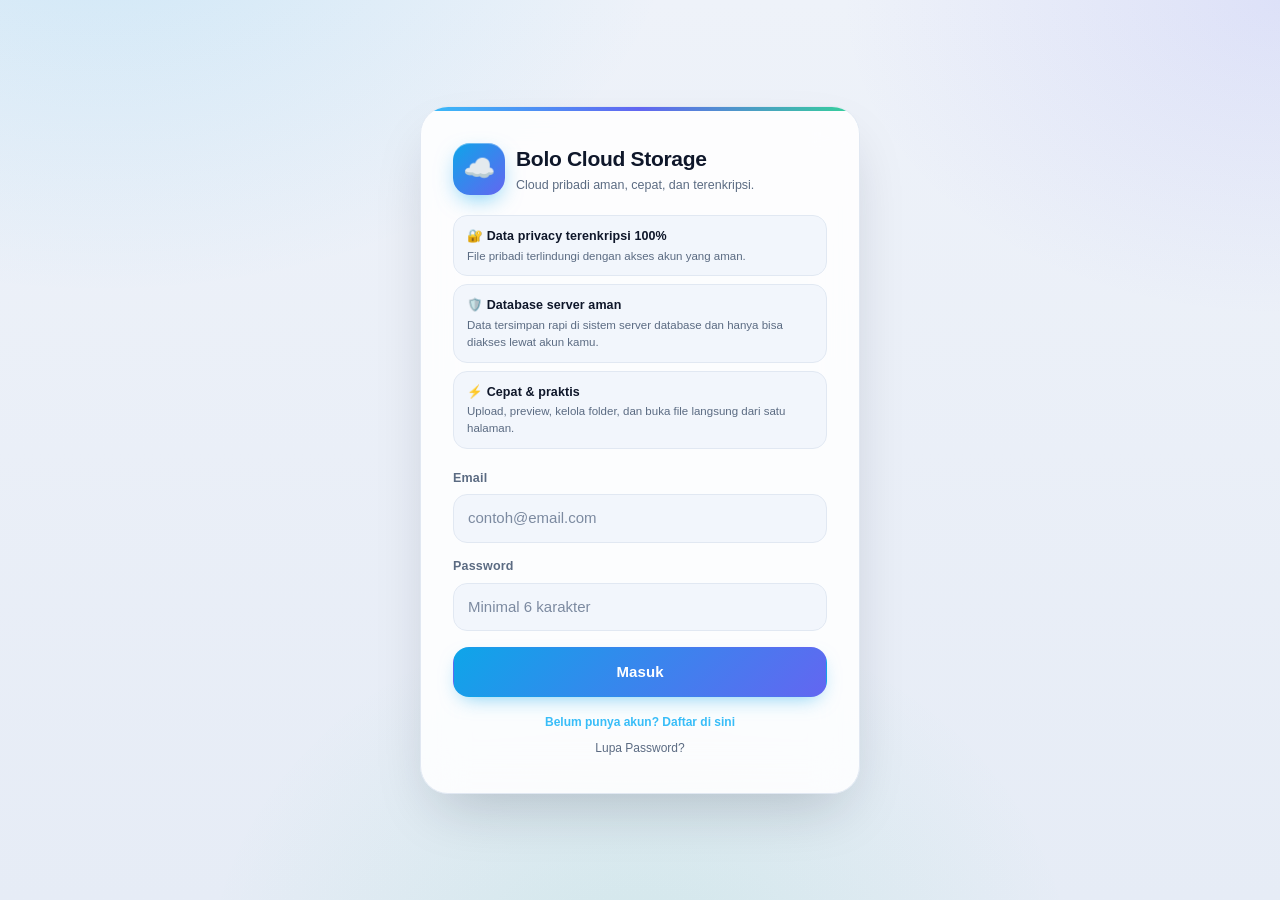
<file: index.html>
<!DOCTYPE html>
<html lang="id">

  <head>
    <meta charset="UTF-8">
    <meta name="viewport" content="width=device-width,initial-scale=1.0,viewport-fit=cover">
    <meta name="theme-color" content="#050912" media="(prefers-color-scheme: dark)">
    <meta name="theme-color" content="#eef2f9" media="(prefers-color-scheme: light)">
    <title>Bolo Cloud Storage</title>
    <style>
    /* ============================================================
       BOLO CLOUD STORAGE — DESIGN SYSTEM v2 (Mobile-first, Android-friendly)
       Base = dark theme • body.light-theme = light theme
       ============================================================ */

    :root {
      color-scheme: dark;

      /* Surfaces */
      --bg: #050912;
      --bg-2: #0a1224;
      --card: rgba(15, 23, 42, .74);
      --card-solid: #0e1730;
      --card-2: rgba(148, 163, 184, .08);
      --glass: rgba(10, 16, 32, .82);

      /* Lines & text */
      --line: rgba(148, 163, 184, .16);
      --line-strong: rgba(148, 163, 184, .30);
      --text: #f1f5f9;
      --muted: #93a4bd;
      --muted-2: #64748b;

      /* Brand */
      --brand: #0ea5e9;
      --brand-2: #6366f1;
      --brand-soft: rgba(14, 165, 233, .14);
      --grad: linear-gradient(135deg, #0ea5e9 0%, #6366f1 100%);
      --grad-soft: linear-gradient(135deg, rgba(14,165,233,.16), rgba(99,102,241,.16));

      /* Status */
      --green: #10b981;
      --green-2: #34d399;
      --green-grad: linear-gradient(135deg, #10b981, #14b8a6);
      --green-soft: rgba(16, 185, 129, .14);
      --red: #f43f5e;
      --red-grad: linear-gradient(135deg, #f43f5e, #ef4444);
      --red-soft: rgba(244, 63, 94, .14);
      --yellow: #f59e0b;
      --yellow-soft: rgba(245, 158, 11, .16);
      --blue-soft: rgba(56, 189, 248, .14);

      /* Effects */
      --shadow-sm: 0 2px 10px rgba(2, 6, 23, .35);
      --shadow-md: 0 10px 30px -8px rgba(2, 6, 23, .55);
      --shadow-lg: 0 26px 60px -14px rgba(2, 6, 23, .72);
      --ring: 0 0 0 3px rgba(14, 165, 233, .25);

      --r-sm: 12px;
      --r-md: 16px;
      --r-lg: 22px;
      --r-xl: 28px;

      --glow-1: rgba(14, 165, 233, .16);
      --glow-2: rgba(99, 102, 241, .14);
      --glow-3: rgba(16, 185, 129, .10);

      --sat: env(safe-area-inset-top, 0px);
      --sab: env(safe-area-inset-bottom, 0px);
    }

    body.light-theme {
      color-scheme: light;
      --bg: #eef2f9;
      --bg-2: #e6ecf6;
      --card: rgba(255, 255, 255, .86);
      --card-solid: #ffffff;
      --card-2: #f2f6fc;
      --glass: rgba(255, 255, 255, .86);
      --line: #e1e8f2;
      --line-strong: #c9d6e8;
      --text: #0f172a;
      --muted: #5b6b82;
      --muted-2: #7c8aa0;
      --brand-soft: rgba(14, 165, 233, .10);
      --green-soft: rgba(16, 185, 129, .12);
      --red-soft: rgba(244, 63, 94, .10);
      --yellow-soft: rgba(245, 158, 11, .14);
      --blue-soft: rgba(56, 189, 248, .12);
      --shadow-sm: 0 2px 10px rgba(15, 23, 42, .07);
      --shadow-md: 0 10px 30px -10px rgba(15, 23, 42, .14);
      --shadow-lg: 0 26px 60px -18px rgba(15, 23, 42, .22);
      --glow-1: rgba(14, 165, 233, .14);
      --glow-2: rgba(99, 102, 241, .12);
      --glow-3: rgba(16, 185, 129, .10);
    }

    /* ---------- Reset & base ---------- */
    * { box-sizing: border-box; -webkit-tap-highlight-color: transparent; }

    html { scroll-behavior: smooth; }

    html, body { width: 100%; max-width: 100%; overflow-x: hidden; }

    body {
      margin: 0;
      min-height: 100vh;
      min-height: 100dvh;
      font-family: -apple-system, BlinkMacSystemFont, "Segoe UI", Roboto, "Helvetica Neue", Arial, "Noto Sans", sans-serif;
      font-size: 15px;
      line-height: 1.5;
      color: var(--text);
      background: var(--bg);
      -webkit-font-smoothing: antialiased;
      text-rendering: optimizeLegibility;
    }

    body::before {
      content: '';
      position: fixed;
      inset: 0;
      z-index: -1;
      pointer-events: none;
      background:
        radial-gradient(60rem 40rem at 8% -10%, var(--glow-1), transparent 60%),
        radial-gradient(50rem 36rem at 100% 0%, var(--glow-2), transparent 55%),
        radial-gradient(46rem 40rem at 50% 110%, var(--glow-3), transparent 60%),
        linear-gradient(180deg, var(--bg) 0%, var(--bg-2) 100%);
    }

    body.account-locked { overflow: hidden; }

    h1, h2, h3, p { margin: 0; }

    button, input, select { font: inherit; color: inherit; }

    button { cursor: pointer; touch-action: manipulation; }

    a { color: var(--brand); }

    img, video, canvas { max-width: 100%; }

    ::selection { background: rgba(14, 165, 233, .35); }

    .hidden { display: none !important; }

    /* Scrollbars */
    * { scrollbar-width: thin; scrollbar-color: var(--line-strong) transparent; }
    *::-webkit-scrollbar { width: 8px; height: 8px; }
    *::-webkit-scrollbar-thumb { background: var(--line-strong); border-radius: 99px; }
    *::-webkit-scrollbar-track { background: transparent; }

    /* Focus */
    :focus-visible { outline: none; box-shadow: var(--ring); border-radius: var(--r-sm); }

    /* ---------- Page shell ---------- */
    .page {
      width: min(1180px, 100%);
      margin: 0 auto;
      padding: 16px 14px calc(120px + var(--sab));
    }

    /* ---------- Buttons ---------- */
    .btn {
      --btn-bg: var(--grad);
      --btn-fg: #ffffff;
      display: inline-flex;
      align-items: center;
      justify-content: center;
      gap: 7px;
      min-height: 46px;
      padding: 11px 18px;
      border: 1px solid transparent;
      border-radius: 15px;
      background: var(--btn-bg);
      color: var(--btn-fg);
      font-size: 14px;
      font-weight: 700;
      letter-spacing: .1px;
      text-decoration: none;
      white-space: nowrap;
      box-shadow: 0 8px 20px -8px rgba(14, 165, 233, .55);
      transition: transform .15s ease, box-shadow .2s ease, filter .2s ease, opacity .2s ease, background .2s ease;
      user-select: none;
    }

    .btn:hover { filter: brightness(1.08); }
    .btn:active { transform: scale(.965); }
    .btn:disabled, .btn[disabled] {
      opacity: .45;
      cursor: not-allowed;
      filter: grayscale(.35);
      transform: none !important;
      box-shadow: none;
    }

    .btn.green {
      --btn-bg: var(--green-grad);
      box-shadow: 0 8px 20px -8px rgba(16, 185, 129, .55);
    }

    .btn.danger {
      --btn-bg: var(--red-grad);
      box-shadow: 0 8px 20px -8px rgba(244, 63, 94, .5);
    }

    .btn.ghost {
      --btn-bg: var(--card-2);
      --btn-fg: var(--text);
      border-color: var(--line);
      box-shadow: none;
      backdrop-filter: blur(8px);
    }
    .btn.ghost:hover { background: var(--brand-soft); border-color: var(--line-strong); }

    .btn.select-all {
      --btn-bg: linear-gradient(135deg, #0ea5e9, #38bdf8);
      box-shadow: 0 8px 20px -8px rgba(56, 189, 248, .5);
    }

    .btn.clear-mark {
      --btn-bg: linear-gradient(135deg, #f59e0b, #f97316);
      box-shadow: 0 8px 20px -8px rgba(245, 158, 11, .45);
    }

    .btn.full { width: 100%; }

    .btn-row {
      display: flex;
      gap: 10px;
      flex-wrap: wrap;
      margin-top: 16px;
    }
    .btn-row .btn { flex: 1 1 auto; }

    /* ---------- Form controls ---------- */
    .field { margin-bottom: 14px; }

    label {
      display: block;
      color: var(--muted);
      font-size: 12.5px;
      font-weight: 600;
      letter-spacing: .2px;
      margin-bottom: 7px;
    }

    input, select {
      width: 100%;
      min-height: 48px;
      border: 1.5px solid var(--line);
      outline: none;
      color: var(--text);
      background: var(--card-2);
      padding: 12px 14px;
      border-radius: 14px;
      font-size: 15px;
      transition: border-color .2s ease, box-shadow .2s ease, background .2s ease;
    }

    input::placeholder { color: var(--muted-2); }

    input:focus, select:focus {
      border-color: var(--brand);
      box-shadow: var(--ring);
      background-color: var(--card-solid);
    }

    select {
      appearance: none;
      background-image: linear-gradient(45deg, transparent 50%, var(--muted) 50%),
                        linear-gradient(135deg, var(--muted) 50%, transparent 50%);
      background-position: calc(100% - 19px) 50%, calc(100% - 13px) 50%;
      background-size: 6px 6px;
      background-repeat: no-repeat;
      padding-right: 38px;
    }

    input[type="checkbox"] {
      appearance: none;
      -webkit-appearance: none;
      width: 22px;
      height: 22px;
      min-height: 0;
      flex: 0 0 auto;
      border: 2px solid var(--line-strong);
      border-radius: 7px;
      background: var(--card-2);
      display: inline-grid;
      place-content: center;
      cursor: pointer;
      transition: background .15s ease, border-color .15s ease, transform .1s ease;
    }
    input[type="checkbox"]:active { transform: scale(.9); }
    input[type="checkbox"]::before {
      content: "";
      width: 11px;
      height: 11px;
      border-radius: 3px;
      transform: scale(0);
      transition: transform .12s ease;
      background: #fff;
      clip-path: polygon(14% 44%, 0 65%, 50% 100%, 100% 16%, 80% 0%, 43% 62%);
    }
    input[type="checkbox"]:checked {
      background: var(--grad);
      border-color: transparent;
      box-shadow: 0 3px 10px -2px rgba(14, 165, 233, .6);
    }
    input[type="checkbox"]:checked::before { transform: scale(1); }

    input[type="range"] {
      appearance: none;
      -webkit-appearance: none;
      min-height: 0;
      height: 26px;
      padding: 0;
      border: 0;
      background: transparent;
    }
    input[type="range"]::-webkit-slider-runnable-track {
      height: 6px;
      border-radius: 99px;
      background: var(--line-strong);
    }
    input[type="range"]::-webkit-slider-thumb {
      -webkit-appearance: none;
      width: 18px;
      height: 18px;
      margin-top: -6px;
      border-radius: 50%;
      background: var(--grad);
      border: 2px solid #fff;
      box-shadow: 0 2px 8px rgba(2, 6, 23, .5);
      cursor: pointer;
    }
    input[type="range"]::-moz-range-track {
      height: 6px;
      border-radius: 99px;
      background: var(--line-strong);
    }
    input[type="range"]::-moz-range-thumb {
      width: 16px;
      height: 16px;
      border-radius: 50%;
      background: var(--brand);
      border: 2px solid #fff;
      cursor: pointer;
    }

    /* ---------- Messages ---------- */
    .msg {
      margin: 12px 0;
      padding: 12px 14px;
      border-radius: 14px;
      font-size: 13.5px;
      font-weight: 600;
      background: var(--blue-soft);
      border: 1px solid var(--line);
      color: var(--text);
      animation: bc-fade-in .25s ease;
    }
    .msg.ok {
      background: var(--green-soft);
      border-color: rgba(16, 185, 129, .4);
      color: var(--green-2);
    }
    .msg.err {
      background: var(--red-soft);
      border-color: rgba(244, 63, 94, .4);
      color: #fda4af;
    }
    body.light-theme .msg.err { color: #be123c; }
    body.light-theme .msg.ok { color: #047857; }

    .note {
      color: var(--muted);
      font-size: 12.5px;
      margin: 6px 0 12px;
    }

    /* ---------- Topbar ---------- */
    .topbar {
      position: sticky;
      top: 0;
      z-index: 120;
      padding-top: var(--sat);
      background: var(--glass);
      border-bottom: 1px solid var(--line);
      backdrop-filter: blur(18px) saturate(1.4);
      -webkit-backdrop-filter: blur(18px) saturate(1.4);
    }

    .topbar-inner {
      width: min(1180px, 100%);
      margin: 0 auto;
      padding: 10px 14px;
      display: flex;
      align-items: center;
      justify-content: space-between;
      gap: 10px;
    }

    .brand { display: flex; align-items: center; gap: 11px; min-width: 0; }

    .logo {
      width: 44px;
      height: 44px;
      flex: 0 0 auto;
      display: grid;
      place-items: center;
      border-radius: 14px;
      background: var(--grad);
      box-shadow: 0 8px 22px -6px rgba(14, 165, 233, .6), inset 0 1px 0 rgba(255, 255, 255, .35);
      font-size: 22px;
    }

    .brand h1 {
      font-size: 16px;
      font-weight: 800;
      letter-spacing: -.3px;
      white-space: nowrap;
      overflow: hidden;
      text-overflow: ellipsis;
    }

    .brand p {
      color: var(--muted);
      margin-top: 2px;
      font-size: 11.5px;
      white-space: nowrap;
      overflow: hidden;
      text-overflow: ellipsis;
    }

    .userbox { display: flex; align-items: center; gap: 7px; min-width: 0; }

    .pill {
      max-width: 34vw;
      padding: 8px 12px;
      border-radius: 999px;
      border: 1px solid var(--line);
      background: var(--card-2);
      color: var(--muted);
      font-size: 11.5px;
      font-weight: 700;
      white-space: nowrap;
      overflow: hidden;
      text-overflow: ellipsis;
    }

    .header-icon-btn {
      width: 42px;
      height: 42px;
      flex: 0 0 auto;
      display: grid;
      place-items: center;
      border-radius: 13px;
      border: 1px solid var(--line);
      background: var(--card-2);
      font-size: 17px;
      transition: transform .15s ease, background .2s ease, border-color .2s ease;
    }
    .header-icon-btn:hover { background: var(--brand-soft); border-color: var(--line-strong); }
    .header-icon-btn:active { transform: scale(.92); }
    .header-icon-btn.logout-icon:hover { background: var(--red-soft); border-color: rgba(244, 63, 94, .4); }

    /* ---------- Login ---------- */
    .login-wrap {
      min-height: 100vh;
      min-height: 100dvh;
      display: grid;
      place-items: center;
      padding: 20px 16px;
    }

    .login-card {
      position: relative;
      overflow: hidden;
      width: min(440px, 100%);
      padding: 28px 22px calc(26px + var(--sab));
      border: 1px solid var(--line);
      background: var(--card);
      border-radius: var(--r-xl);
      box-shadow: var(--shadow-lg);
      backdrop-filter: blur(22px);
      -webkit-backdrop-filter: blur(22px);
      animation: bc-pop-in .4s cubic-bezier(.2, .9, .3, 1.2);
    }

    .login-card::before {
      content: '';
      position: absolute;
      top: 0; left: 0; right: 0;
      height: 4px;
      background: linear-gradient(90deg, #38bdf8, #6366f1, #34d399);
    }

    .login-card .brand { margin-bottom: 20px; }
    .login-card .logo { width: 52px; height: 52px; font-size: 26px; border-radius: 17px; }
    .login-card .brand h1 { font-size: 21px; }
    .login-card .brand p { font-size: 12.5px; white-space: normal; }

    .login-security-copy {
      display: grid;
      gap: 8px;
      margin-bottom: 20px;
    }
    .login-security-copy div {
      display: grid;
      gap: 2px;
      padding: 11px 13px;
      border-radius: 14px;
      border: 1px solid var(--line);
      background: var(--card-2);
    }
    .login-security-copy b { font-size: 12.5px; letter-spacing: .1px; }
    .login-security-copy span { color: var(--muted); font-size: 11.5px; line-height: 1.45; }

    .login-card .btn { min-height: 50px; font-size: 15px; border-radius: 16px; }
    .login-card .msg { margin-top: 14px; margin-bottom: 0; }

    /* ---------- Stats ---------- */
    .stats {
      display: grid;
      grid-template-columns: repeat(3, 1fr);
      gap: 10px;
      margin-bottom: 14px;
    }

    .stat {
      position: relative;
      overflow: hidden;
      display: grid;
      gap: 3px;
      padding: 14px 12px;
      border-radius: var(--r-lg);
      border: 1px solid var(--line);
      background: var(--card);
      box-shadow: var(--shadow-sm);
      backdrop-filter: blur(10px);
    }
    .stat::after {
      content: '';
      position: absolute;
      top: 0; left: 14px; right: 14px;
      height: 2.5px;
      border-radius: 99px;
      background: var(--grad);
      opacity: .8;
    }
    .stat span {
      color: var(--muted);
      font-size: 10.5px;
      font-weight: 700;
      text-transform: uppercase;
      letter-spacing: .6px;
    }
    .stat b {
      font-size: 17px;
      font-weight: 800;
      letter-spacing: -.3px;
      white-space: nowrap;
      overflow: hidden;
      text-overflow: ellipsis;
    }

    /* ---------- Account status banner ---------- */
    .account-status-banner { display: none; }
    .account-status-banner.show {
      display: block;
      margin: 0 0 14px;
      padding: 14px;
      border-radius: var(--r-lg);
      border: 1px solid var(--line);
      background: var(--card);
      box-shadow: var(--shadow-sm);
      backdrop-filter: blur(10px);
      animation: bc-fade-in .3s ease;
    }
    .account-status-banner.expired {
      border-color: rgba(244, 63, 94, .45);
      background: linear-gradient(135deg, rgba(244, 63, 94, .12), rgba(244, 63, 94, .04)), var(--card);
    }

    .account-status-title {
      font-weight: 800;
      font-size: 14px;
      margin-bottom: 10px;
    }
    .account-status-banner.expired .account-status-title { color: #fda4af; }

    .mac-storage-card { display: grid; gap: 9px; }

    .mac-storage-bar {
      position: relative;
      height: 30px;
      border-radius: 99px;
      background: var(--card-2);
      border: 1px solid var(--line);
      overflow: hidden;
      display: flex;
    }
    .mac-storage-used {
      height: 100%;
      background: var(--grad);
      border-radius: 99px 0 0 99px;
      transition: width .6s cubic-bezier(.3, .8, .3, 1);
      box-shadow: inset 0 1px 0 rgba(255, 255, 255, .3);
    }
    .mac-storage-used.warn { background: linear-gradient(135deg, #f59e0b, #f97316); }
    .mac-storage-used.danger { background: var(--red-grad); }
    .mac-storage-free { flex: 1; }
    .mac-storage-inside-text {
      position: absolute;
      inset: 0;
      display: flex;
      align-items: center;
      justify-content: center;
      padding: 0 12px;
      font-size: 10.5px;
      font-weight: 800;
      letter-spacing: .2px;
      color: var(--text);
      text-shadow: 0 1px 2px rgba(2, 6, 23, .25);
      white-space: nowrap;
      overflow: hidden;
      text-overflow: ellipsis;
    }
    body.light-theme .mac-storage-inside-text { color: #0f172a; text-shadow: none; }

    .mac-storage-status {
      display: inline-flex;
      align-items: center;
      gap: 6px;
      padding: 6px 12px;
      width: fit-content;
      border-radius: 999px;
      background: var(--green-soft);
      border: 1px solid rgba(16, 185, 129, .35);
      color: var(--green-2);
      font-size: 12px;
      font-weight: 800;
    }
    body.light-theme .mac-storage-status { color: #047857; }
    .account-status-banner.expired .mac-storage-status {
      background: var(--red-soft);
      border-color: rgba(244, 63, 94, .4);
      color: #fda4af;
    }
    body.light-theme .account-status-banner.expired .mac-storage-status { color: #be123c; }

    .mac-storage-mini-info span {
      display: block;
      color: var(--muted);
      font-size: 11.5px;
      line-height: 1.5;
    }

    /* ---------- Upload launcher ---------- */
    .upload-launcher {
      position: relative;
      overflow: hidden;
      margin-bottom: 14px;
      padding: 20px 18px;
      border-radius: var(--r-lg);
      border: 1px solid var(--line);
      background:
        radial-gradient(30rem 14rem at 110% -30%, var(--glow-1), transparent 60%),
        var(--card);
      box-shadow: var(--shadow-sm);
      backdrop-filter: blur(10px);
    }
    .upload-launcher::before {
      content: '';
      position: absolute;
      inset: 0 0 auto 0;
      height: 3px;
      background: var(--grad);
    }
    .upload-launcher h2 {
      font-size: 17px;
      font-weight: 800;
      letter-spacing: -.2px;
      margin-bottom: 6px;
    }
    .upload-launcher p {
      color: var(--muted);
      font-size: 12.5px;
      line-height: 1.55;
      margin-bottom: 14px;
    }
    .upload-launcher .btn { min-height: 50px; width: 100%; font-size: 15px; }

    /* ---------- Upload zone ---------- */
    .upload {
      margin-bottom: 14px;
      padding: 20px 16px;
      border-radius: var(--r-lg);
      border: 2px dashed var(--line-strong);
      background: var(--card);
      box-shadow: var(--shadow-sm);
      backdrop-filter: blur(10px);
      text-align: center;
      transition: border-color .2s ease, background .2s ease, transform .2s ease;
      animation: bc-fade-in .3s ease;
    }
    .upload.drag {
      border-color: var(--brand);
      background: var(--brand-soft);
      transform: scale(1.01);
    }
    .upload-panel-closed { display: none !important; }

    .upload-close-row { display: flex; justify-content: flex-end; margin-bottom: 8px; }
    .upload-close-row .btn { min-height: 40px; padding: 8px 14px; font-size: 12.5px; }

    .upload .big {
      font-size: 42px;
      line-height: 1;
      margin-bottom: 10px;
      animation: bc-float 3.2s ease-in-out infinite;
    }

    .upload h2 { font-size: 18px; font-weight: 800; letter-spacing: -.2px; }
    .upload > p {
      color: var(--muted);
      font-size: 12.5px;
      line-height: 1.55;
      max-width: 560px;
      margin: 8px auto 14px;
    }

    .upload-tech-badges {
      display: flex;
      flex-wrap: wrap;
      justify-content: center;
      gap: 7px;
      margin-bottom: 16px;
    }
    .upload-tech-badges span {
      padding: 7px 12px;
      border-radius: 999px;
      border: 1px solid var(--line);
      background: var(--card-2);
      color: var(--muted);
      font-size: 11px;
      font-weight: 700;
    }

    .upload-main-actions {
      display: grid;
      gap: 8px;
      justify-items: center;
      margin-bottom: 14px;
    }
    .upload-main-actions .btn { width: 100%; max-width: 420px; min-height: 52px; font-size: 15px; }
    .upload-device-note { color: var(--muted-2); font-size: 11.5px; }

    .progress {
      max-width: 560px;
      margin: 14px auto 6px;
      height: 12px;
      border-radius: 99px;
      border: 1px solid var(--line);
      background: var(--card-2);
      overflow: hidden;
    }
    .bar {
      height: 100%;
      width: 0%;
      border-radius: 99px;
      background: var(--grad);
      background-size: 200% 100%;
      transition: width .25s ease;
      animation: bc-shimmer-x 1.6s linear infinite;
      box-shadow: 0 0 14px rgba(14, 165, 233, .55);
    }
    .progress-text {
      color: var(--muted);
      font-size: 12.5px;
      margin-bottom: 12px;
    }
    .progress-text b { color: var(--text); font-size: 13.5px; }

    .remote-upload-box {
      max-width: 640px;
      margin: 6px auto 0;
      padding: 14px;
      border-radius: var(--r-md);
      border: 1px solid var(--line);
      background: var(--card-2);
      text-align: left;
    }
    .remote-upload-title { font-size: 13px; font-weight: 800; margin-bottom: 4px; }
    .remote-upload-note {
      color: var(--muted);
      font-size: 11.5px;
      line-height: 1.5;
      margin-bottom: 10px;
    }
    .remote-upload-row {
      display: grid;
      grid-template-columns: 1fr;
      gap: 8px;
    }
    .remote-upload-row .btn { min-height: 48px; }

    .uploading-list {
      max-width: 640px;
      margin: 12px auto 0;
      padding: 10px 13px;
      border-radius: var(--r-sm);
      border: 1px dashed var(--line-strong);
      background: var(--card-2);
      color: var(--muted);
      font-size: 11.5px;
      line-height: 1.5;
      text-align: left;
      word-break: break-word;
    }

    /* ---------- Filter panel & tabs ---------- */
    .smart-filter-panel {
      margin-bottom: 14px;
      padding: 13px;
      border-radius: var(--r-lg);
      border: 1px solid var(--line);
      background: var(--card);
      box-shadow: var(--shadow-sm);
      backdrop-filter: blur(10px);
    }

    .smart-filter-head { margin-bottom: 11px; }

    .smart-filter-title {
      display: flex;
      align-items: center;
      gap: 11px;
    }
    .smart-filter-title-icon {
      width: 40px;
      height: 40px;
      flex: 0 0 auto;
      display: grid;
      place-items: center;
      border-radius: 13px;
      background: var(--grad-soft);
      border: 1px solid var(--line);
      font-size: 18px;
    }
    .smart-filter-title b { display: block; font-size: 14.5px; font-weight: 800; letter-spacing: -.2px; }
    .smart-filter-title span {
      display: block;
      color: var(--muted);
      font-size: 11.5px;
      line-height: 1.45;
      margin-top: 1px;
    }

    .tabs { display: grid; gap: 8px; }

    .smart-tabs.tabs {
      display: flex;
      overflow-x: auto;
      gap: 8px;
      padding: 2px 2px 8px;
      scroll-snap-type: x proximity;
      -webkit-overflow-scrolling: touch;
      scrollbar-width: none;
    }
    .smart-tabs.tabs::-webkit-scrollbar { display: none; }

    .smart-tabs .tab {
      scroll-snap-align: start;
      flex: 0 0 auto;
      min-width: 118px;
      min-height: 50px;
      display: grid;
      grid-template-columns: auto 1fr auto;
      align-items: center;
      gap: 8px;
      padding: 8px 10px;
      border-radius: 15px;
      border: 1.5px solid var(--line);
      background: var(--card-2);
      color: var(--text);
      text-align: left;
      transition: transform .15s ease, border-color .2s ease, background .2s ease, box-shadow .2s ease;
    }
    .smart-tabs .tab:active { transform: scale(.96); }
    .smart-tabs .tab.active {
      background: var(--grad);
      border-color: transparent;
      box-shadow: 0 10px 24px -8px rgba(14, 165, 233, .6);
    }

    .tab-icon {
      width: 30px;
      height: 30px;
      display: grid;
      place-items: center;
      border-radius: 10px;
      background: var(--card);
      border: 1px solid var(--line);
      font-size: 14px;
    }
    .smart-tabs .tab.active .tab-icon {
      background: rgba(255, 255, 255, .18);
      border-color: rgba(255, 255, 255, .28);
    }

    .tab-name {
      font-size: 11.5px;
      font-weight: 800;
      letter-spacing: .1px;
      white-space: nowrap;
      overflow: hidden;
      text-overflow: ellipsis;
    }
    .smart-tabs .tab.active .tab-name { color: #fff; }

    .tab-count {
      min-width: 24px;
      height: 24px;
      padding: 0 6px;
      display: grid;
      place-items: center;
      border-radius: 999px;
      background: var(--brand-soft);
      border: 1px solid var(--line);
      color: var(--brand);
      font-size: 11px;
      font-weight: 800;
    }
    .smart-tabs .tab.active .tab-count {
      background: rgba(255, 255, 255, .2);
      border-color: rgba(255, 255, 255, .3);
      color: #fff;
    }

    .share-only-filter-btn { display: none !important; }

    /* ---------- Folder navbar ---------- */
    .folder-nav-bar {
      margin-bottom: 14px;
      padding: 13px;
      border-radius: var(--r-lg);
      border: 1px solid var(--line);
      background: var(--card);
      box-shadow: var(--shadow-sm);
      backdrop-filter: blur(10px);
      display: grid;
      gap: 11px;
      animation: bc-fade-in .25s ease;
    }

    .folder-nav-info { min-width: 0; }
    .folder-nav-info #folderNavTitle {
      display: block;
      font-size: 14.5px;
      font-weight: 800;
      letter-spacing: -.2px;
      white-space: nowrap;
      overflow: hidden;
      text-overflow: ellipsis;
    }
    .folder-nav-info small {
      display: block;
      color: var(--muted);
      font-size: 11.5px;
      margin-top: 2px;
      white-space: nowrap;
      overflow: hidden;
      text-overflow: ellipsis;
    }

    .folder-nav-actions {
      display: flex;
      gap: 8px;
      overflow-x: auto;
      padding-bottom: 2px;
      -webkit-overflow-scrolling: touch;
      scrollbar-width: none;
    }
    .folder-nav-actions::-webkit-scrollbar { display: none; }
    .folder-nav-actions .btn { flex: 0 0 auto; min-height: 44px; padding: 9px 14px; font-size: 12.5px; }

    .folder-sort-panel {
      display: grid;
      grid-template-columns: auto 1fr;
      align-items: center;
      gap: 10px;
      padding-top: 11px;
      border-top: 1px dashed var(--line);
    }
    .folder-sort-label {
      display: flex;
      align-items: center;
      gap: 6px;
      font-size: 12px;
      font-weight: 800;
      color: var(--muted);
      white-space: nowrap;
    }
    .folder-sort-label span {
      width: 26px;
      height: 26px;
      display: grid;
      place-items: center;
      border-radius: 9px;
      background: var(--grad-soft);
      border: 1px solid var(--line);
    }
    .folder-sort-panel select { min-height: 44px; }

    /* ---------- File grid (card mode) ---------- */
    .grid {
      display: grid;
      grid-template-columns: repeat(2, 1fr);
      gap: 12px;
    }

    .empty {
      grid-column: 1 / -1;
      padding: 34px 18px;
      border-radius: var(--r-lg);
      border: 1.5px dashed var(--line-strong);
      background: var(--card);
      color: var(--muted);
      text-align: center;
      font-size: 13px;
    }

    .empty-cloud-state {
      display: grid;
      justify-items: center;
      gap: 6px;
      padding: 44px 18px;
    }
    .empty-cloud-icon {
      font-size: 44px;
      animation: bc-float 3.4s ease-in-out infinite;
    }
    .empty-cloud-title { font-size: 15px; font-weight: 800; color: var(--text); letter-spacing: -.2px; }
    .empty-cloud-subtitle {
      color: var(--muted);
      font-size: 12.5px;
      line-height: 1.55;
      max-width: 440px;
    }
    .empty-cloud-actions {
      display: flex;
      flex-wrap: wrap;
      justify-content: center;
      gap: 9px;
      margin-top: 12px;
    }

    .file {
      position: relative;
      display: flex;
      flex-direction: column;
      border-radius: var(--r-lg);
      border: 1.5px solid var(--line);
      background: var(--card);
      box-shadow: var(--shadow-sm);
      backdrop-filter: blur(8px);
      overflow: hidden;
      transition: transform .18s ease, border-color .2s ease, box-shadow .25s ease;
      animation: bc-fade-in .3s ease both;
    }
    .file:hover { transform: translateY(-3px); box-shadow: var(--shadow-md); border-color: var(--line-strong); }
    .file.is-selected {
      border-color: var(--brand);
      box-shadow: 0 0 0 3px rgba(14, 165, 233, .22), var(--shadow-md);
    }

    .file-select-check {
      position: absolute;
      top: 9px;
      left: 9px;
      z-index: 5;
      width: 24px;
      height: 24px;
      border-radius: 8px;
      box-shadow: 0 3px 10px rgba(2, 6, 23, .45);
      background-color: var(--glass);
    }

    .file-preview, .video-preview {
      position: relative;
      display: block;
      width: 100%;
      aspect-ratio: 16 / 10;
      border: 0;
      padding: 0;
      margin: 0;
      background: var(--card-2);
      overflow: hidden;
      cursor: pointer;
    }
    .file-preview img, .video-preview img {
      width: 100%;
      height: 100%;
      object-fit: cover;
      display: block;
      transition: transform .35s ease, opacity .3s ease;
    }
    .file:hover .file-preview img, .file:hover .video-preview img { transform: scale(1.05); }

    .file-preview.image-lazy-loading {
      background: linear-gradient(110deg, var(--card-2) 30%, var(--card) 50%, var(--card-2) 70%);
      background-size: 200% 100%;
      animation: bc-shimmer-x 1.3s linear infinite;
    }
    .file-preview.image-lazy-loading img { opacity: 0; }
    .file-preview.image-loaded img { opacity: 1; }

    .image-load-meter {
      position: absolute;
      left: 10%;
      right: 10%;
      bottom: 10px;
      height: 5px;
      border-radius: 99px;
      background: rgba(2, 6, 23, .35);
      overflow: hidden;
    }
    .image-load-meter::before {
      content: '';
      position: absolute;
      inset: 0;
      width: var(--img-load-progress, 0%);
      border-radius: 99px;
      background: var(--grad);
      transition: width .2s ease;
    }
    .image-load-meter span {
      position: absolute;
      bottom: 9px;
      left: 50%;
      transform: translateX(-50%);
      font-size: 10px;
      font-weight: 800;
      color: #fff;
      text-shadow: 0 1px 3px rgba(2, 6, 23, .7);
    }
    .file-preview.image-loaded .image-load-meter,
    .file-preview.image-load-error .image-load-meter { display: none; }

    .file-preview.image-load-error {
      display: grid;
      place-items: center;
    }
    .file-preview.image-load-error::after {
      content: '🖼️ Gagal memuat';
      font-size: 12px;
      font-weight: 700;
      color: var(--muted);
    }
    .file-preview.image-load-error img { display: none; }

    .video-preview.video-thumb-loading {
      background: linear-gradient(110deg, var(--card-2) 30%, var(--card) 50%, var(--card-2) 70%);
      background-size: 200% 100%;
      animation: bc-shimmer-x 1.3s linear infinite;
    }
    .video-preview.video-thumb-fallback {
      background: var(--grad-soft);
    }
    .video-preview::before {
      content: '';
      position: absolute;
      inset: 0;
      z-index: 2;
      background: radial-gradient(24rem 12rem at 50% 100%, rgba(2, 6, 23, .35), transparent 60%);
      pointer-events: none;
    }
    .video-preview::after {
      content: '▶';
      position: absolute;
      left: 50%;
      top: 50%;
      transform: translate(-50%, -50%);
      z-index: 3;
      width: 46px;
      height: 46px;
      display: grid;
      place-items: center;
      border-radius: 50%;
      background: rgba(2, 6, 23, .55);
      border: 1.5px solid rgba(255, 255, 255, .5);
      color: #fff;
      font-size: 16px;
      padding-left: 3px;
      backdrop-filter: blur(6px);
      pointer-events: none;
      transition: transform .2s ease, background .2s ease;
    }
    .video-preview.video-thumb-fallback::after {
      content: '▶';
      background: rgba(2, 6, 23, .45);
    }
    .file:hover .video-preview::after { transform: translate(-50%, -50%) scale(1.1); background: rgba(14, 165, 233, .75); }

    .file .icon {
      width: 100%;
      aspect-ratio: 16 / 10;
      display: grid;
      place-items: center;
      font-size: 40px;
      background: var(--grad-soft);
    }

    .pdf-preview {
      width: 100%;
      aspect-ratio: 16 / 10;
      display: grid;
      place-content: center;
      justify-items: center;
      gap: 6px;
      background: linear-gradient(135deg, rgba(244, 63, 94, .10), rgba(245, 158, 11, .08));
    }
    .pdf-preview-icon { font-size: 36px; }
    .pdf-preview-text { font-size: 11px; font-weight: 800; color: var(--muted); letter-spacing: .4px; }

    .category-badge {
      position: absolute;
      top: 9px;
      right: 9px;
      z-index: 4;
      max-width: 55%;
      padding: 5px 9px;
      border-radius: 999px;
      background: var(--glass);
      border: 1px solid var(--line);
      color: var(--muted);
      font-size: 9.5px;
      font-weight: 800;
      letter-spacing: .3px;
      white-space: nowrap;
      overflow: hidden;
      text-overflow: ellipsis;
      backdrop-filter: blur(8px);
    }

    .fname {
      padding: 11px 12px 0;
      font-size: 13px;
      font-weight: 700;
      line-height: 1.35;
      letter-spacing: -.1px;
      word-break: break-word;
      display: -webkit-box;
      -webkit-line-clamp: 2;
      -webkit-box-orient: vertical;
      overflow: hidden;
    }

    .meta, .image-size, .video-size, .music-size, .pdf-size {
      padding: 5px 12px 0;
      color: var(--muted);
      font-size: 11px;
      line-height: 1.5;
      word-break: break-word;
    }

    .video-note, .music-note, .pdf-note {
      padding: 4px 12px 0;
      color: var(--muted-2);
      font-size: 10.5px;
      line-height: 1.45;
    }

    .actions {
      display: flex;
      flex-wrap: wrap;
      gap: 6px;
      padding: 11px 12px 12px;
      margin-top: auto;
    }
    .actions .btn {
      flex: 1 1 auto;
      min-height: 40px;
      padding: 8px 10px;
      font-size: 11.5px;
      border-radius: 12px;
    }

    .image-url-help { display: none; }

    /* JS state hooks (kelas yang dipasang/dilepas JS) */
    .file.has-checkbox { cursor: pointer; }
    .video-preview.video-thumb-ready img { opacity: 1; }
    .all-file-actions.file-quick-actions { display: contents; }
    .cloud-action-buttons.btn-row { justify-content: center; }

    /* ---------- File grid: list mode (Semua File) ---------- */
    .grid.all-list-mode {
      display: grid;
      grid-template-columns: 1fr;
      gap: 9px;
    }

    .all-file-row {
      position: relative;
      display: grid;
      grid-template-columns: auto minmax(0, 1fr) auto auto;
      align-items: center;
      gap: 11px;
      padding: 11px 12px;
      border-radius: var(--r-md);
      border: 1.5px solid var(--line);
      background: var(--card);
      box-shadow: var(--shadow-sm);
      backdrop-filter: blur(8px);
      transition: border-color .2s ease, background .2s ease, transform .15s ease;
      animation: bc-fade-in .25s ease both;
    }
    .all-file-row:hover { border-color: var(--line-strong); }
    .all-file-row.is-selected {
      border-color: var(--brand);
      background: var(--brand-soft);
    }
    .all-file-row.folder-row {
      background: var(--card);
      grid-template-columns: auto minmax(0, 1fr) auto;
    }
    .all-file-row.folder-row .all-file-date { display: none; }
    .all-file-row.folder-row .all-file-actions { grid-column: 1 / -1; }

    .all-file-row .bulk-check { width: 22px; height: 22px; }

    .all-file-name {
      display: flex;
      align-items: center;
      gap: 10px;
      min-width: 0;
    }
    .all-file-icon {
      width: 38px;
      height: 38px;
      flex: 0 0 auto;
      display: grid;
      place-items: center;
      border-radius: 12px;
      background: var(--grad-soft);
      border: 1px solid var(--line);
      font-size: 17px;
      overflow: hidden;
    }
    .all-file-icon img { width: 100%; height: 100%; object-fit: cover; border-radius: 11px; }
    .all-file-name span:last-child {
      font-size: 13px;
      font-weight: 700;
      white-space: nowrap;
      overflow: hidden;
      text-overflow: ellipsis;
    }

    .all-file-date {
      display: none;
      color: var(--muted);
      font-size: 11.5px;
      white-space: nowrap;
    }
    .all-file-size {
      color: var(--muted);
      font-size: 11.5px;
      font-weight: 700;
      white-space: nowrap;
    }

    .all-file-actions { display: contents; }

    .desktop-file-actions {
      display: none;
      align-items: center;
      gap: 7px;
    }
    .desktop-file-actions .btn { min-height: 40px; padding: 8px 13px; font-size: 12px; }

    .folder-actions {
      display: flex;
      align-items: center;
      flex-wrap: wrap;
      gap: 7px;
    }
    .folder-actions .btn { min-height: 42px; padding: 8px 13px; font-size: 12px; }

    /* Mobile "more" button + action sheet */
    .mobile-file-more-btn {
      width: 42px;
      height: 42px;
      display: grid;
      place-items: center;
      border-radius: 12px;
      border: 1px solid var(--line);
      background: var(--card-2);
      color: var(--text);
      font-size: 19px;
      font-weight: 800;
      letter-spacing: 1px;
      transition: transform .15s ease, background .2s ease;
    }
    .mobile-file-more-btn:active { transform: scale(.9); }
    .mobile-file-more-btn.active { background: var(--brand-soft); border-color: var(--brand); }

    .mobile-file-action-popover { display: none; }

    .mobile-file-action-popover.show {
      position: fixed;
      inset: 0;
      z-index: 880;
      display: flex;
      flex-direction: column;
      justify-content: flex-end;
      gap: 8px;
      padding: 18px 16px calc(18px + var(--sab));
      background: rgba(3, 7, 18, .62);
      backdrop-filter: blur(7px);
      -webkit-backdrop-filter: blur(7px);
      animation: bc-fade-in .18s ease;
    }
    body.light-theme .mobile-file-action-popover.show { background: rgba(15, 23, 42, .45); }

    .mobile-file-action-popover.show::before {
      content: 'Aksi File';
      align-self: stretch;
      text-align: center;
      padding: 13px;
      border-radius: 16px;
      background: var(--card-solid);
      border: 1px solid var(--line);
      color: var(--muted);
      font-size: 12px;
      font-weight: 800;
      letter-spacing: .8px;
      text-transform: uppercase;
    }

    .mobile-file-action-popover .btn {
      width: 100%;
      min-height: 52px;
      font-size: 14.5px;
      border-radius: 16px;
      animation: bc-sheet-item .28s cubic-bezier(.2, .9, .3, 1.1) both;
    }
    .mobile-file-action-popover .btn:nth-child(2) { animation-delay: .02s; }
    .mobile-file-action-popover .btn:nth-child(3) { animation-delay: .05s; }
    .mobile-file-action-popover .btn:nth-child(4) { animation-delay: .08s; }
    .mobile-file-action-popover .btn:nth-child(5) { animation-delay: .11s; }
    .mobile-file-action-popover .btn:nth-child(6) { animation-delay: .14s; }

    .mobile-file-menu-close {
      order: 99;
      min-height: 50px;
      margin-top: 4px;
      border-radius: 16px;
      border: 1px solid var(--line);
      background: var(--card-solid);
      color: var(--text);
      font-size: 14px;
      font-weight: 800;
      animation: bc-sheet-item .3s cubic-bezier(.2, .9, .3, 1.1) .16s both;
    }

    /* ---------- Bulk action floating bar ---------- */
    #bulkFloatingBar {
      position: fixed;
      left: 0;
      right: 0;
      bottom: 0;
      z-index: 140;
      display: grid;
      gap: 9px;
      padding: 12px 14px calc(12px + var(--sab));
      background: var(--glass);
      border-top: 1px solid var(--line);
      backdrop-filter: blur(20px) saturate(1.4);
      -webkit-backdrop-filter: blur(20px) saturate(1.4);
      box-shadow: 0 -14px 40px rgba(2, 6, 23, .4);
      animation: bc-sheet-up .3s cubic-bezier(.2, .9, .3, 1.05);
    }

    .bulk-info {
      display: flex;
      align-items: baseline;
      justify-content: space-between;
      gap: 8px;
      min-width: 0;
    }
    .bulk-info span {
      font-size: 13px;
      font-weight: 800;
      white-space: nowrap;
      overflow: hidden;
      text-overflow: ellipsis;
    }
    .bulk-info small {
      color: var(--muted);
      font-size: 11px;
      font-weight: 600;
      white-space: nowrap;
      overflow: hidden;
      text-overflow: ellipsis;
    }

    .bulk-actions {
      display: flex;
      gap: 7px;
      overflow-x: auto;
      padding-bottom: 2px;
      -webkit-overflow-scrolling: touch;
      scrollbar-width: none;
    }
    .bulk-actions::-webkit-scrollbar { display: none; }
    .bulk-actions .btn {
      flex: 0 0 auto;
      min-height: 46px;
      padding: 10px 15px;
      font-size: 12.5px;
    }

    /* ---------- Modal base (mobile = bottom sheet, desktop = dialog) ---------- */
    .modal {
      position: fixed;
      inset: 0;
      z-index: 900;
      display: flex;
      align-items: flex-end;
      justify-content: center;
      padding: 0;
      background: rgba(2, 6, 23, .62);
      backdrop-filter: blur(8px);
      -webkit-backdrop-filter: blur(8px);
      animation: bc-fade-in .2s ease;
      overscroll-behavior: contain;
    }
    .modal.closing { animation: bc-fade-out .15s ease forwards; }
    .modal.closing > * { animation: bc-modal-out .16s ease forwards; }

    .modal-card {
      width: 100%;
      max-width: 500px;
      max-height: 92dvh;
      overflow-y: auto;
      padding: 20px 18px calc(20px + var(--sab));
      border-radius: 26px 26px 0 0;
      border: 1px solid var(--line);
      border-bottom: 0;
      background: var(--card-solid);
      box-shadow: var(--shadow-lg);
      animation: bc-sheet-up .32s cubic-bezier(.2, .9, .3, 1.05);
    }
    .modal-card h3 {
      font-size: 17px;
      font-weight: 800;
      letter-spacing: -.2px;
      margin-bottom: 6px;
    }

    /* ---------- Media viewer modals (image/video/audio/pdf) ---------- */
    .image-modal { background: rgba(2, 6, 23, .82); }
    body.light-theme .image-modal { background: rgba(15, 23, 42, .7); }

    .image-modal-card {
      width: 100%;
      max-width: 1060px;
      max-height: 100dvh;
      display: flex;
      flex-direction: column;
      padding: 12px 12px calc(12px + var(--sab));
      background: var(--card-solid);
      border: 1px solid var(--line);
      border-radius: 22px 22px 0 0;
      box-shadow: var(--shadow-lg);
      animation: bc-sheet-up .32s cubic-bezier(.2, .9, .3, 1.05);
    }

    .image-modal-top {
      display: flex;
      align-items: center;
      gap: 10px;
      margin-bottom: 10px;
    }
    .image-modal-title {
      flex: 1;
      min-width: 0;
      font-size: 14px;
      font-weight: 800;
      letter-spacing: -.2px;
      white-space: nowrap;
      overflow: hidden;
      text-overflow: ellipsis;
    }
    .image-modal-close {
      width: 42px;
      height: 42px;
      flex: 0 0 auto;
      display: grid;
      place-items: center;
      border-radius: 13px;
      border: 1px solid var(--line);
      background: var(--card-2);
      color: var(--text);
      font-size: 22px;
      line-height: 1;
      transition: transform .15s ease, background .2s ease;
    }
    .image-modal-close:hover { background: var(--red-soft); }
    .image-modal-close:active { transform: scale(.9); }

    .image-full-wrap {
      flex: 1;
      min-height: 0;
      display: grid;
      place-items: center;
      overflow: auto;
      border-radius: var(--r-md);
      background: rgba(2, 6, 23, .3);
    }
    body.light-theme .image-full-wrap { background: var(--card-2); }
    .image-full-wrap img {
      max-width: 100%;
      max-height: 74vh;
      object-fit: contain;
      border-radius: 10px;
    }

    /* Video modal */
    .video-modal-status, .audio-modal-status, .pdf-modal-status {
      color: var(--muted);
      font-size: 12px;
      font-weight: 600;
      margin: -2px 2px 9px;
      line-height: 1.45;
    }

    .video-full-wrap {
      flex: 1;
      min-height: 0;
      display: grid;
      place-items: center;
      border-radius: var(--r-md);
      overflow: hidden;
      background: #000;
    }
    .video-full-wrap video {
      width: 100%;
      max-height: 56vh;
      display: block;
      background: #000;
    }

    .video-custom-controls {
      display: flex;
      flex-wrap: wrap;
      align-items: center;
      gap: 8px;
      margin-top: 11px;
    }
    .video-control-btn {
      min-height: 44px;
      padding: 9px 14px;
      border-radius: 13px;
      border: 1px solid var(--line);
      background: var(--card-2);
      color: var(--text);
      font-size: 12.5px;
      font-weight: 700;
      transition: transform .15s ease, background .2s ease;
    }
    .video-control-btn:hover { background: var(--brand-soft); }
    .video-control-btn:active { transform: scale(.94); }

    .video-time-info {
      margin-left: auto;
      padding: 8px 12px;
      border-radius: 999px;
      background: var(--card-2);
      border: 1px solid var(--line);
      color: var(--muted);
      font-size: 12px;
      font-weight: 700;
      font-variant-numeric: tabular-nums;
      white-space: nowrap;
    }

    .video-volume-control {
      display: flex;
      align-items: center;
      gap: 9px;
      margin: 0;
      padding: 7px 12px;
      border-radius: 999px;
      background: var(--card-2);
      border: 1px solid var(--line);
      color: var(--muted);
      font-size: 12px;
      font-weight: 700;
      white-space: nowrap;
    }
    .video-volume-control input { width: 96px; }

    .video-modal-actions, .audio-modal-actions, .pdf-modal-actions {
      display: flex;
      flex-wrap: wrap;
      gap: 8px;
      margin-top: 11px;
    }
    .video-modal-actions .btn, .audio-modal-actions .btn, .pdf-modal-actions .btn {
      flex: 1 1 auto;
      min-height: 46px;
      font-size: 13px;
    }

    /* Audio modal */
    .audio-modal-card {
      width: 100%;
      max-width: 560px;
      max-height: 94dvh;
      overflow-y: auto;
      padding: 16px 16px calc(16px + var(--sab));
      border-radius: 26px 26px 0 0;
      border: 1px solid var(--line);
      border-bottom: 0;
      background: var(--card-solid);
      box-shadow: var(--shadow-lg);
      animation: bc-sheet-up .32s cubic-bezier(.2, .9, .3, 1.05);
    }

    .audio-player-wrap {
      display: grid;
      justify-items: center;
      gap: 14px;
      padding: 20px 14px;
      border-radius: var(--r-lg);
      border: 1px solid var(--line);
      background:
        radial-gradient(18rem 10rem at 50% -20%, var(--glow-2), transparent 65%),
        var(--card-2);
    }
    .audio-player-art {
      width: 92px;
      height: 92px;
      display: grid;
      place-items: center;
      border-radius: 24px;
      background: var(--grad);
      box-shadow: 0 16px 40px -10px rgba(99, 102, 241, .55), inset 0 1px 0 rgba(255, 255, 255, .35);
      font-size: 40px;
      animation: bc-float 3s ease-in-out infinite;
    }
    .audio-player-wrap audio { width: 100%; max-width: 420px; }

    /* PDF modal */
    .pdf-modal-card {
      width: 100%;
      max-width: 900px;
      max-height: 100dvh;
      display: flex;
      flex-direction: column;
      padding: 12px 12px calc(12px + var(--sab));
      background: var(--card-solid);
      border: 1px solid var(--line);
      border-radius: 22px 22px 0 0;
      box-shadow: var(--shadow-lg);
      animation: bc-sheet-up .32s cubic-bezier(.2, .9, .3, 1.05);
    }

    .pdf-frame-wrap {
      flex: 1;
      min-height: 40vh;
      overflow: auto;
      border-radius: var(--r-md);
      border: 1px solid var(--line);
      background: var(--card-2);
      display: grid;
      justify-items: center;
      padding: 10px;
    }
    .pdf-frame-wrap canvas { border-radius: 8px; box-shadow: var(--shadow-md); background: #fff; }

    .pdf-loading-box {
      align-self: center;
      justify-self: center;
      margin: auto;
      padding: 14px 18px;
      border-radius: 14px;
      background: var(--card-solid);
      border: 1px solid var(--line);
      color: var(--muted);
      font-size: 13px;
      font-weight: 700;
      animation: bc-pulse 1.4s ease-in-out infinite;
    }

    .pdf-viewer-controls { align-items: center; }
    .pdf-page-info {
      padding: 8px 13px;
      border-radius: 999px;
      background: var(--card-2);
      border: 1px solid var(--line);
      color: var(--muted);
      font-size: 12px;
      font-weight: 800;
      font-variant-numeric: tabular-nums;
      white-space: nowrap;
    }

    /* ZIP modal */
    .zip-modal-card {
      width: 100%;
      max-width: 760px;
      max-height: 94dvh;
      display: flex;
      flex-direction: column;
      padding: 14px 14px calc(14px + var(--sab));
      border-radius: 26px 26px 0 0;
      border: 1px solid var(--line);
      border-bottom: 0;
      background: var(--card-solid);
      box-shadow: var(--shadow-lg);
      animation: bc-sheet-up .32s cubic-bezier(.2, .9, .3, 1.05);
    }

    .zip-modal-head {
      display: flex;
      align-items: center;
      gap: 10px;
      margin-bottom: 10px;
    }
    .zip-modal-title {
      flex: 1;
      min-width: 0;
      font-size: 15px;
      font-weight: 800;
      letter-spacing: -.2px;
      white-space: nowrap;
      overflow: hidden;
      text-overflow: ellipsis;
    }

    .zip-pathbar {
      padding: 9px 13px;
      border-radius: 12px;
      border: 1px dashed var(--line-strong);
      background: var(--card-2);
      color: var(--muted);
      font-size: 12px;
      font-weight: 700;
      margin-bottom: 10px;
      word-break: break-all;
    }

    .zip-toolbar {
      display: flex;
      flex-wrap: wrap;
      align-items: center;
      gap: 8px;
      margin-bottom: 10px;
    }
    .zip-toolbar .btn { min-height: 42px; padding: 8px 13px; font-size: 12.5px; }
    .zip-selected-info {
      margin-left: auto;
      padding: 8px 12px;
      border-radius: 999px;
      background: var(--brand-soft);
      border: 1px solid var(--line);
      color: var(--brand);
      font-size: 12px;
      font-weight: 800;
      white-space: nowrap;
    }

    .zip-list {
      flex: 1;
      min-height: 20vh;
      overflow-y: auto;
      border-radius: var(--r-md);
      border: 1px solid var(--line);
      background: var(--card-2);
      padding: 6px;
      display: grid;
      gap: 4px;
      align-content: start;
    }

    .zip-row {
      display: grid;
      grid-template-columns: auto minmax(0, 1fr) auto;
      align-items: center;
      gap: 10px;
      padding: 9px 11px;
      border-radius: 12px;
      background: var(--card-solid);
      border: 1px solid var(--line);
      transition: border-color .15s ease, background .15s ease;
    }
    .zip-row:hover { border-color: var(--line-strong); }

    .zip-check { width: 20px; height: 20px; }

    .zip-name {
      display: flex;
      align-items: center;
      gap: 8px;
      min-width: 0;
      font-size: 13px;
      font-weight: 600;
    }
    .zip-name span { white-space: nowrap; overflow: hidden; text-overflow: ellipsis; }
    .zip-folder-btn {
      border: 0;
      padding: 0;
      background: none;
      color: var(--brand);
      font-weight: 800;
      font-size: 13px;
      text-align: left;
      white-space: nowrap;
      overflow: hidden;
      text-overflow: ellipsis;
    }
    .zip-folder-btn:hover { text-decoration: underline; }

    .zip-meta {
      color: var(--muted);
      font-size: 11px;
      font-weight: 700;
      white-space: nowrap;
    }

    .zip-empty {
      padding: 26px 14px;
      text-align: center;
      color: var(--muted);
      font-size: 13px;
    }

    /* ---------- Cloud upload overlay (floating) ---------- */
    .cloud-upload-overlay {
      position: fixed;
      left: 0;
      right: 0;
      bottom: 0;
      z-index: 1000;
      display: flex;
      gap: 14px;
      align-items: flex-start;
      padding: 16px 16px calc(16px + var(--sab));
      background: var(--glass);
      border-top: 1px solid var(--line);
      backdrop-filter: blur(22px) saturate(1.5);
      -webkit-backdrop-filter: blur(22px) saturate(1.5);
      box-shadow: 0 -18px 50px rgba(2, 6, 23, .45);
      transform: translateY(110%);
      opacity: 0;
      pointer-events: none;
      transition: transform .35s cubic-bezier(.2, .9, .3, 1.03), opacity .3s ease;
    }
    .cloud-upload-overlay.show { transform: translateY(0); opacity: 1; pointer-events: auto; }

    .cloud-upload-spinner {
      width: 52px;
      height: 52px;
      flex: 0 0 auto;
      display: grid;
      place-items: center;
      border-radius: 17px;
      background: var(--grad-soft);
      border: 1px solid var(--line);
      font-size: 24px;
      animation: bc-float 2.2s ease-in-out infinite;
    }

    .cloud-upload-overlay > div:last-child { flex: 1; min-width: 0; }

    .cloud-upload-title-row {
      display: flex;
      align-items: baseline;
      justify-content: space-between;
      gap: 10px;
    }
    .cloud-upload-title {
      font-size: 14px;
      font-weight: 800;
      letter-spacing: -.2px;
      white-space: nowrap;
      overflow: hidden;
      text-overflow: ellipsis;
    }
    .cloud-upload-percent {
      font-size: 15px;
      font-weight: 900;
      background: var(--grad);
      -webkit-background-clip: text;
      background-clip: text;
      color: transparent;
      font-variant-numeric: tabular-nums;
    }

    .cloud-upload-desc {
      color: var(--muted);
      font-size: 12px;
      margin-top: 2px;
      white-space: nowrap;
      overflow: hidden;
      text-overflow: ellipsis;
    }

    .cloud-upload-detail-grid {
      display: flex;
      flex-wrap: wrap;
      gap: 6px;
      margin-top: 9px;
    }
    .cloud-upload-chip {
      padding: 5px 10px;
      border-radius: 999px;
      background: var(--card-2);
      border: 1px solid var(--line);
      color: var(--muted);
      font-size: 11px;
      font-weight: 700;
      font-variant-numeric: tabular-nums;
      white-space: nowrap;
    }

    .cloud-upload-progress {
      height: 9px;
      margin-top: 10px;
      border-radius: 99px;
      background: var(--card-2);
      border: 1px solid var(--line);
      overflow: hidden;
    }
    .cloud-upload-progress span {
      display: block;
      height: 100%;
      width: 0%;
      border-radius: 99px;
      background: var(--grad);
      transition: width .25s ease;
      box-shadow: 0 0 12px rgba(14, 165, 233, .6);
    }
    .cloud-upload-overlay.upload-ok .cloud-upload-progress span { background: var(--green-grad); box-shadow: 0 0 12px rgba(16, 185, 129, .6); }
    .cloud-upload-overlay.upload-error .cloud-upload-progress span { background: var(--red-grad); box-shadow: 0 0 12px rgba(244, 63, 94, .6); }

    .cloud-upload-actions {
      display: flex;
      gap: 8px;
      margin-top: 11px;
    }
    .cloud-upload-action-btn {
      flex: 1;
      min-height: 44px;
      border-radius: 13px;
      border: 1px solid var(--line);
      background: var(--card-2);
      color: var(--text);
      font-size: 13px;
      font-weight: 800;
      transition: transform .15s ease, background .2s ease, opacity .2s ease;
    }
    .cloud-upload-action-btn.pause { background: var(--yellow-soft); border-color: rgba(245, 158, 11, .35); }
    .cloud-upload-action-btn.cancel { background: var(--red-soft); border-color: rgba(244, 63, 94, .35); }
    .cloud-upload-action-btn:active { transform: scale(.96); }
    .cloud-upload-action-btn:disabled { opacity: .45; cursor: not-allowed; }

    /* ---------- Cloud action modal ---------- */
    .cloud-action-modal { z-index: 950; }
    .cloud-action-modal .modal-card {
      text-align: center;
      padding-top: 26px;
    }

    .cloud-action-icon {
      width: 68px;
      height: 68px;
      margin: 0 auto 12px;
      display: grid;
      place-items: center;
      border-radius: 22px;
      background: var(--grad-soft);
      border: 1px solid var(--line);
      font-size: 30px;
    }
    .cloud-action-icon.loading { animation: bc-pulse 1.2s ease-in-out infinite; }

    .cloud-action-title { font-size: 16.5px; font-weight: 800; letter-spacing: -.2px; }
    .cloud-action-text {
      color: var(--muted);
      font-size: 13px;
      line-height: 1.55;
      margin-top: 6px;
      word-break: break-word;
    }

    .cloud-action-mini-bar {
      height: 7px;
      margin: 16px auto 0;
      max-width: 220px;
      border-radius: 99px;
      background: var(--card-2);
      border: 1px solid var(--line);
      overflow: hidden;
    }
    .cloud-action-mini-bar span {
      display: block;
      height: 100%;
      width: 40%;
      border-radius: 99px;
      background: var(--grad);
      animation: bc-indeterminate 1.2s ease-in-out infinite;
    }

    /* ---------- Theme confirm modal ---------- */
    .theme-confirm-modal { z-index: 960; }
    .theme-confirm-card {
      width: 100%;
      max-width: 420px;
      max-height: 92dvh;
      overflow-y: auto;
      padding: 26px 20px calc(22px + var(--sab));
      border-radius: 26px 26px 0 0;
      border: 1px solid var(--line);
      border-bottom: 0;
      background: var(--card-solid);
      box-shadow: var(--shadow-lg);
      text-align: center;
      animation: bc-sheet-up .3s cubic-bezier(.2, .9, .3, 1.05);
    }
    .theme-confirm-icon { font-size: 40px; margin-bottom: 10px; }
    .theme-confirm-title { font-size: 16.5px; font-weight: 800; letter-spacing: -.2px; }
    .theme-confirm-text {
      color: var(--muted);
      font-size: 13px;
      line-height: 1.55;
      margin-top: 7px;
      word-break: break-word;
    }
    .theme-confirm-actions { margin-top: 18px; }

    /* ---------- Share modal ---------- */
    .share-modal { z-index: 920; }

    .share-card {
      position: relative;
      width: 100%;
      max-width: 680px;
      max-height: 94dvh;
      overflow-y: auto;
      padding: 18px 16px calc(18px + var(--sab));
      border-radius: 26px 26px 0 0;
      border: 1px solid var(--line);
      border-bottom: 0;
      background: var(--card-solid);
      box-shadow: var(--shadow-lg);
      animation: bc-sheet-up .32s cubic-bezier(.2, .9, .3, 1.05);
    }
    .share-card.share-loading { opacity: .65; pointer-events: none; }
    .share-card.share-loading::after {
      content: '';
      position: absolute;
      top: 18px;
      right: 18px;
      width: 20px;
      height: 20px;
      border-radius: 50%;
      border: 3px solid var(--line-strong);
      border-top-color: var(--brand);
      animation: bc-spin .8s linear infinite;
    }

    .share-head {
      display: flex;
      align-items: flex-start;
      gap: 12px;
      margin-bottom: 14px;
    }
    .share-title-wrap { display: flex; align-items: center; gap: 12px; flex: 1; min-width: 0; }
    .share-icon {
      width: 48px;
      height: 48px;
      flex: 0 0 auto;
      display: grid;
      place-items: center;
      border-radius: 16px;
      background: var(--grad);
      box-shadow: 0 10px 24px -8px rgba(14, 165, 233, .55);
      font-size: 22px;
    }
    .share-title-wrap h3 { font-size: 16.5px; font-weight: 800; letter-spacing: -.2px; }
    .share-title-wrap p {
      color: var(--muted);
      font-size: 12px;
      margin-top: 2px;
      word-break: break-all;
    }
    .share-close-btn {
      width: 40px;
      height: 40px;
      flex: 0 0 auto;
      display: grid;
      place-items: center;
      border-radius: 12px;
      border: 1px solid var(--line);
      background: var(--card-2);
      color: var(--text);
      font-size: 20px;
      transition: transform .15s ease, background .2s ease;
    }
    .share-close-btn:hover { background: var(--red-soft); }
    .share-close-btn:active { transform: scale(.9); }

    .share-status-box {
      padding: 13px;
      border-radius: var(--r-md);
      border: 1px solid var(--line);
      background: var(--card-2);
      margin-bottom: 13px;
    }
    .share-status-line {
      display: flex;
      align-items: center;
      justify-content: space-between;
      gap: 8px;
      margin-bottom: 8px;
    }

    .share-badge {
      padding: 7px 13px;
      border-radius: 999px;
      font-size: 12px;
      font-weight: 800;
      background: var(--yellow-soft);
      border: 1px solid rgba(245, 158, 11, .4);
      color: #fbbf24;
    }
    body.light-theme .share-badge { color: #b45309; }
    .share-badge.ok {
      background: var(--green-soft);
      border-color: rgba(16, 185, 129, .4);
      color: var(--green-2);
    }
    body.light-theme .share-badge.ok { color: #047857; }
    .share-badge.err {
      background: var(--red-soft);
      border-color: rgba(244, 63, 94, .4);
      color: #fda4af;
    }
    body.light-theme .share-badge.err { color: #be123c; }

    .share-note {
      color: var(--muted);
      font-size: 11.5px;
      line-height: 1.5;
      margin: 0 0 10px;
    }

    .share-mini-grid {
      display: grid;
      grid-template-columns: repeat(3, 1fr);
      gap: 7px;
    }
    .share-mini-stat {
      display: grid;
      gap: 2px;
      padding: 9px 10px;
      border-radius: 12px;
      background: var(--card-solid);
      border: 1px solid var(--line);
    }
    .share-mini-stat span {
      color: var(--muted);
      font-size: 9.5px;
      font-weight: 700;
      text-transform: uppercase;
      letter-spacing: .5px;
    }
    .share-mini-stat b {
      font-size: 13px;
      font-weight: 800;
      white-space: nowrap;
      overflow: hidden;
      text-overflow: ellipsis;
    }

    .share-link-row {
      display: grid;
      grid-template-columns: 1fr auto;
      gap: 8px;
      margin-bottom: 13px;
    }
    .share-link-row input {
      font-size: 12.5px;
      color: var(--muted);
      min-height: 46px;
    }
    .share-link-row .btn { min-height: 46px; padding: 9px 14px; font-size: 12.5px; }
    #shareCopyBtn.copied {
      background: var(--green-soft);
      border-color: rgba(16, 185, 129, .5);
      color: var(--green-2);
    }

    .share-options { display: grid; gap: 11px; margin-bottom: 14px; }

    .share-option-card {
      padding: 13px;
      border-radius: var(--r-md);
      border: 1px solid var(--line);
      background: var(--card-2);
    }

    .share-switch-row {
      display: flex;
      align-items: center;
      justify-content: space-between;
      gap: 12px;
    }

    #shareLockToggle {
      appearance: none;
      -webkit-appearance: none;
      width: 52px;
      height: 30px;
      flex: 0 0 auto;
      border-radius: 999px;
      border: 1.5px solid var(--line-strong);
      background: var(--card-2);
      position: relative;
      cursor: pointer;
      transition: background .2s ease, border-color .2s ease;
    }
    #shareLockToggle::before { display: none; }
    #shareLockToggle::after {
      content: '';
      position: absolute;
      top: 2px;
      left: 2px;
      width: 22px;
      height: 22px;
      border-radius: 50%;
      background: #fff;
      box-shadow: 0 2px 8px rgba(2, 6, 23, .4);
      transition: transform .2s cubic-bezier(.3, .8, .3, 1.2);
    }
    #shareLockToggle:checked { background: var(--grad); border-color: transparent; }
    #shareLockToggle:checked::after { transform: translateX(22px); }

    .share-password-box {
      margin-top: 10px;
      padding: 10px 12px;
      border-radius: 12px;
      background: var(--card-solid);
      border: 1px dashed var(--line-strong);
      color: var(--muted);
      font-size: 12px;
      font-weight: 600;
    }

    .share-actions {
      display: grid;
      grid-template-columns: 1fr 1fr;
      gap: 8px;
    }
    .share-actions .btn.full { grid-column: 1 / -1; min-height: 52px; font-size: 14.5px; }
    .share-actions .btn { min-height: 48px; font-size: 12.5px; }

    /* ---------- Profile modal ---------- */
    .profile-modal { z-index: 930; }
    .profile-card { max-width: 460px; }

    .profile-head {
      display: flex;
      align-items: center;
      gap: 13px;
      margin-bottom: 16px;
    }
    .profile-avatar {
      width: 58px;
      height: 58px;
      flex: 0 0 auto;
      display: grid;
      place-items: center;
      border-radius: 19px;
      background: var(--grad);
      box-shadow: 0 12px 28px -8px rgba(99, 102, 241, .55), inset 0 1px 0 rgba(255, 255, 255, .35);
      font-size: 27px;
    }
    .profile-head h3 { font-size: 16.5px; font-weight: 800; }
    .profile-head p { color: var(--muted); font-size: 12px; margin-top: 2px; }

    .profile-info-row {
      display: flex;
      align-items: center;
      justify-content: space-between;
      gap: 10px;
      padding: 11px 13px;
      border-radius: 13px;
      border: 1px solid var(--line);
      background: var(--card-2);
      margin-bottom: 8px;
    }
    .profile-info-row span { color: var(--muted); font-size: 12px; font-weight: 700; }
    .profile-info-row b { font-size: 12.5px; font-weight: 800; text-align: right; word-break: break-all; }

    .profile-note {
      color: var(--muted);
      font-size: 11.5px;
      line-height: 1.55;
      padding: 11px 13px;
      border-radius: 13px;
      background: var(--blue-soft);
      border: 1px solid var(--line);
      margin-top: 4px;
    }
    .profile-actions { margin-top: 16px; }

    /* ---------- Account expired modal ---------- */
    .account-expired-modal { z-index: 970; background: rgba(2, 6, 23, .78); }

    .account-expired-card {
      width: 100%;
      max-width: 440px;
      max-height: 92dvh;
      overflow-y: auto;
      padding: 30px 22px calc(24px + var(--sab));
      border-radius: 26px 26px 0 0;
      border: 1px solid rgba(244, 63, 94, .4);
      border-bottom: 0;
      background:
        radial-gradient(20rem 12rem at 50% -20%, rgba(244, 63, 94, .18), transparent 65%),
        var(--card-solid);
      box-shadow: var(--shadow-lg);
      text-align: center;
      animation: bc-sheet-up .32s cubic-bezier(.2, .9, .3, 1.05);
    }
    .account-expired-icon { font-size: 46px; margin-bottom: 12px; }
    .account-expired-title { font-size: 19px; font-weight: 900; letter-spacing: -.3px; color: #fda4af; }
    body.light-theme .account-expired-title { color: #be123c; }
    .account-expired-text {
      color: var(--muted);
      font-size: 13px;
      line-height: 1.6;
      margin-top: 8px;
      white-space: pre-line;
      word-break: break-word;
    }
    .account-expired-actions {
      display: flex;
      gap: 9px;
      margin-top: 20px;
    }
    .account-expired-actions .btn { flex: 1; min-height: 48px; }

    /* ---------- Error toasts ---------- */
    .error-toast-wrap {
      position: fixed;
      top: calc(12px + var(--sat));
      left: 12px;
      right: 12px;
      z-index: 1300;
      display: grid;
      gap: 9px;
      pointer-events: none;
    }

    .error-toast {
      position: relative;
      overflow: hidden;
      pointer-events: auto;
      padding: 12px 40px 12px 14px;
      border-radius: 16px;
      border: 1px solid rgba(244, 63, 94, .45);
      border-left-width: 4px;
      background: var(--glass);
      backdrop-filter: blur(18px);
      -webkit-backdrop-filter: blur(18px);
      box-shadow: var(--shadow-md);
      animation: bc-toast-in .35s cubic-bezier(.2, .9, .3, 1.1);
    }
    .error-toast::before { content: none; }
    .error-toast.warn {
      border-color: rgba(245, 158, 11, .5);
      border-left-color: var(--yellow);
    }
    .error-toast.ok {
      border-color: rgba(16, 185, 129, .5);
      border-left-color: var(--green);
    }
    .error-toast:not(.warn):not(.ok) { border-left-color: var(--red); }

    .error-toast-title { font-size: 13px; font-weight: 800; letter-spacing: -.1px; }
    .error-toast-text {
      color: var(--muted);
      font-size: 12px;
      line-height: 1.5;
      margin-top: 3px;
      word-break: break-word;
    }
    .error-toast-actions { margin-top: 8px; }
    .error-toast-copy {
      min-height: 36px;
      padding: 7px 13px;
      border-radius: 10px;
      border: 1px solid var(--line);
      background: var(--card-2);
      color: var(--text);
      font-size: 11.5px;
      font-weight: 800;
      transition: background .2s ease, border-color .2s ease;
    }
    .error-toast-copy:hover { background: var(--brand-soft); }
    .error-toast-copy.copied {
      background: var(--green-soft);
      border-color: rgba(16, 185, 129, .5);
      color: var(--green-2);
    }

    .error-toast-close {
      position: absolute;
      top: 9px;
      right: 9px;
      width: 30px;
      height: 30px;
      display: grid;
      place-items: center;
      border-radius: 9px;
      border: 0;
      background: transparent;
      color: var(--muted);
      font-size: 17px;
      line-height: 1;
    }
    .error-toast-close:hover { background: var(--red-soft); color: var(--text); }

    /* ---------- Animations ---------- */
    @keyframes bc-fade-in { from { opacity: 0; } to { opacity: 1; } }
    @keyframes bc-fade-out { from { opacity: 1; } to { opacity: 0; } }
    @keyframes bc-pop-in {
      from { opacity: 0; transform: translateY(14px) scale(.96); }
      to { opacity: 1; transform: translateY(0) scale(1); }
    }
    @keyframes bc-sheet-up {
      from { opacity: .4; transform: translateY(64px); }
      to { opacity: 1; transform: translateY(0); }
    }
    @keyframes bc-modal-out {
      from { opacity: 1; transform: translateY(0) scale(1); }
      to { opacity: 0; transform: translateY(24px) scale(.98); }
    }
    @keyframes bc-sheet-item {
      from { opacity: 0; transform: translateY(18px); }
      to { opacity: 1; transform: translateY(0); }
    }
    @keyframes bc-float {
      0%, 100% { transform: translateY(0); }
      50% { transform: translateY(-7px); }
    }
    @keyframes bc-shimmer-x {
      from { background-position: 200% 0; }
      to { background-position: -200% 0; }
    }
    @keyframes bc-pulse {
      0%, 100% { transform: scale(1); opacity: 1; }
      50% { transform: scale(.94); opacity: .75; }
    }
    @keyframes bc-spin { to { transform: rotate(360deg); } }
    @keyframes bc-indeterminate {
      0% { margin-left: -40%; }
      100% { margin-left: 100%; }
    }
    @keyframes bc-toast-in {
      from { opacity: 0; transform: translateY(-16px) scale(.97); }
      to { opacity: 1; transform: translateY(0) scale(1); }
    }

    @media (prefers-reduced-motion: reduce) {
      *, *::before, *::after {
        animation-duration: .01ms !important;
        animation-iteration-count: 1 !important;
        transition-duration: .01ms !important;
        scroll-behavior: auto !important;
      }
    }

    /* ============================================================
       RESPONSIVE — auto-adapt to bigger screens (desktop-first enhancement)
       ============================================================ */

    /* ---------- ≥ 480px ---------- */
    @media (min-width: 480px) {
      .remote-upload-row { grid-template-columns: 1fr auto; }
      .remote-upload-row input { min-height: 48px; }

      .stats { gap: 12px; }
      .stat { padding: 16px 14px; }
      .stat span { font-size: 11px; }
      .stat b { font-size: 19px; }
    }

    /* ---------- ≥ 640px (tablet) ---------- */
    @media (min-width: 640px) {
      .page { padding: 20px 20px 110px; }

      .topbar-inner { padding: 12px 20px; }
      .logo { width: 46px; height: 46px; }
      .brand h1 { font-size: 17.5px; }
      .brand p { font-size: 12px; }
      .pill { max-width: 260px; font-size: 12px; }

      .stats { grid-template-columns: repeat(3, 1fr); gap: 14px; }

      .upload-launcher { padding: 24px; }
      .upload-launcher .btn { width: auto; min-width: 260px; }

      .grid { grid-template-columns: repeat(auto-fill, minmax(210px, 1fr)); gap: 14px; }
      .grid.image-only-grid { grid-template-columns: repeat(auto-fill, minmax(165px, 1fr)); }

      .share-options { grid-template-columns: 1fr 1fr; }
      .share-mini-grid { grid-template-columns: repeat(3, 1fr); }

      .folder-nav-bar { grid-template-columns: 1fr auto; align-items: center; }
      .folder-sort-panel { grid-column: 1 / -1; }

      .error-toast-wrap {
        left: auto;
        right: 18px;
        width: min(420px, calc(100vw - 36px));
      }

      .mobile-file-action-popover.show { padding-left: 60px; padding-right: 60px; }
    }

    /* ---------- ≥ 900px (desktop) ---------- */
    @media (min-width: 900px) {
      body { font-size: 15.5px; }

      .page { padding: 24px 24px 90px; }

      /* Header */
      .topbar-inner { padding: 13px 24px; }
      .userbox { gap: 9px; }
      .header-icon-btn { width: 44px; height: 44px; }

      /* Stats */
      .stats { margin-bottom: 18px; }
      .stat { padding: 18px 20px; border-radius: var(--r-lg); }

      /* Upload */
      .upload-launcher, .upload, .smart-filter-panel, .folder-nav-bar, .account-status-banner.show {
        border-radius: var(--r-xl);
      }

      /* Tabs: from horizontal scroll to adaptive grid */
      .smart-tabs.tabs {
        display: grid;
        grid-template-columns: repeat(auto-fit, minmax(118px, 1fr));
        overflow: visible;
        padding-bottom: 2px;
      }
      .smart-tabs .tab { min-width: 0; }

      /* Folder nav */
      .folder-nav-bar { grid-template-columns: 1fr auto; }
      .folder-nav-actions { overflow: visible; flex-wrap: wrap; justify-content: flex-end; }
      .folder-sort-panel { grid-column: 1 / -1; grid-template-columns: auto minmax(220px, 320px); }

      /* File cards */
      .grid { grid-template-columns: repeat(auto-fill, minmax(230px, 1fr)); gap: 16px; }
      .grid.image-only-grid { grid-template-columns: repeat(auto-fill, minmax(180px, 1fr)); }
      .actions .btn { flex: 0 1 auto; }

      /* List rows: full columns */
      .all-file-row {
        grid-template-columns: auto minmax(0, 1fr) 150px 90px auto;
        padding: 12px 16px;
      }
      .all-file-date { display: block; }

      .all-file-row.folder-row {
        grid-template-columns: auto minmax(0, 1fr) 150px 90px auto;
      }
      .all-file-row.folder-row .all-file-date { display: block; }
      .all-file-row.folder-row .all-file-actions {
        grid-column: auto;
        flex-wrap: nowrap;
      }

      /* Desktop actions inline, mobile stuff hidden */
      .desktop-file-actions { display: flex; }
      .mobile-file-more-btn { display: none; }
      .mobile-file-action-popover.show { display: none; }

      /* Bulk bar: floating centered pill */
      #bulkFloatingBar {
        left: 50%;
        right: auto;
        bottom: calc(18px + var(--sab));
        transform: translateX(-50%);
        width: min(920px, calc(100vw - 40px));
        grid-template-columns: auto 1fr;
        align-items: center;
        gap: 16px;
        padding: 12px 16px;
        border-radius: 20px;
        border: 1px solid var(--line);
        border-top: 1px solid var(--line);
        box-shadow: var(--shadow-lg);
        animation: bc-pop-in .3s cubic-bezier(.2, .9, .3, 1.1);
      }
      .bulk-info { flex-direction: column; align-items: flex-start; gap: 1px; }
      .bulk-actions { justify-content: flex-end; overflow: visible; }

      /* Modals become centered dialogs */
      .modal {
        align-items: center;
        padding: 24px;
        background: rgba(2, 6, 23, .55);
      }
      body.light-theme .modal { background: rgba(15, 23, 42, .45); }

      .modal-card,
      .theme-confirm-card,
      .share-card,
      .zip-modal-card,
      .audio-modal-card,
      .account-expired-card,
      .image-modal-card,
      .pdf-modal-card {
        border-radius: var(--r-xl);
        border-bottom: 1px solid var(--line);
        max-height: 90vh;
        animation: bc-pop-in .3s cubic-bezier(.2, .9, .3, 1.15);
      }

      .image-modal { padding: 18px; background: rgba(2, 6, 23, .8); }
      .image-modal-card { max-height: 94vh; border-radius: 24px; }
      .image-full-wrap img { max-height: 76vh; }
      .video-full-wrap video { max-height: 62vh; }
      .pdf-frame-wrap { min-height: 52vh; }

      .share-actions { grid-template-columns: repeat(3, 1fr); }
      .share-actions .btn.full { grid-column: 1 / -1; }

      /* Cloud upload overlay: floating card bottom-right */
      .cloud-upload-overlay {
        left: auto;
        right: 22px;
        bottom: calc(22px + var(--sab));
        width: min(440px, calc(100vw - 44px));
        border-radius: 22px;
        border: 1px solid var(--line);
        border-top: 1px solid var(--line);
        box-shadow: var(--shadow-lg);
        transform: translateY(30px);
      }

      /* Error toasts: top-right stack */
      .error-toast-wrap { top: calc(16px + var(--sat)); right: 22px; }

      .login-card { padding: 36px 32px; }
    }

    /* ---------- ≥ 1200px (wide desktop) ---------- */
    @media (min-width: 1200px) {
      .grid { grid-template-columns: repeat(auto-fill, minmax(240px, 1fr)); }
      .grid.image-only-grid { grid-template-columns: repeat(auto-fill, minmax(190px, 1fr)); }
    }

    /* ---------- Short screens (landscape phones) ---------- */
    @media (max-height: 520px) and (orientation: landscape) {
      .modal { padding: 10px; }
      .modal-card, .theme-confirm-card, .share-card, .zip-modal-card, .audio-modal-card, .account-expired-card {
        max-height: 96vh;
      }
      .video-full-wrap video { max-height: 48vh; }
    }
</style>
  </head>

  <body>
    <section id="loginPage" class="login-wrap">
      <div class="login-card">
        <div class="brand">
          <div class="logo">☁️</div>
          <div>
            <h1>Bolo Cloud Storage</h1>
            <p>Cloud pribadi aman, cepat, dan terenkripsi.</p>
          </div>
        </div>

        <div class="login-security-copy">
          <div><b>🔐 Data privacy terenkripsi 100%</b><span>File pribadi terlindungi dengan akses akun yang aman.</span></div>
          <div>
            <b>🛡️ Database server aman</b><span>Data tersimpan rapi di sistem server database dan hanya bisa diakses lewat akun kamu.</span>
          </div>
          <div><b>⚡ Cepat & praktis</b><span>Upload, preview, kelola folder, dan buka file langsung dari satu halaman.</span>
          </div>
        </div>

        <div class="field">
          <label>Email</label>
          <input id="email" type="email" placeholder="contoh@email.com" autocomplete="email">
        </div>

        <div class="field" id="passwordField">
          <label>Password</label>
          <input id="password" type="password" placeholder="Minimal 6 karakter" autocomplete="current-password">
        </div>

        <div class="btn-row">
          <button id="mainAuthBtn" class="btn" style="width: 100%;">Masuk</button>
        </div>

        <div style="margin-top: 16px; text-align: center; font-size: 12px;">
          <a href="#" id="toggleRegisterLink" style="color: #38bdf8; text-decoration: none; font-weight: bold; margin-bottom: 8px; display: block; transition: .2s;">Belum punya akun? Daftar di sini</a>
          <a href="#" id="toggleResetLink" style="color: var(--muted); text-decoration: none; transition: .2s;">Lupa Password?</a>
        </div>

        <div id="loginMsg" class="msg hidden"></div>
      </div>
    </section>

    <section id="appPage" class="hidden">
      <header class="topbar">
        <div class="topbar-inner">
          <div class="brand">
            <div class="logo">☁️</div>
            <div>
              <h1>Bolo Cloud Storage</h1>
              <p id="folderInfo" class="hidden">Memuat folder...</p>
            </div>
          </div>

          <div class="userbox header-actions-mini">
            <div class="pill" id="userEmail">-</div>
            <button id="profileBtn" class="header-icon-btn" type="button" title="Profil pengguna"
              aria-label="Profil pengguna">👤</button>
            <button id="themeToggleBtn" class="header-icon-btn" type="button" title="Ganti tema"
              aria-label="Ganti tema">🌙</button>
            <button id="logoutBtn" class="header-icon-btn logout-icon" type="button" title="Keluar"
              aria-label="Keluar">🚪</button>
          </div>
        </div>
      </header>

      <main class="page">
        <section class="stats">
          <div class="stat">
            <span>Total File</span>
            <b id="totalFiles">0</b>
          </div>

          <div class="stat">
            <span>Total Ukuran</span>
            <b id="totalSize">0 B</b>
          </div>

          <div class="stat">
            <span>Kapasitas Akun</span>
            <b id="accountQuota">75GB</b>
          </div>
        </section>

        <div id="accountStatusBanner" class="account-status-banner">
          <div class="account-status-title" id="accountStatusTitle">✅ Akun aktif</div>
          <div class="account-status-detail" id="accountStatusDetail">Limit akun sedang dimuat...</div>
        </div>

        <div class="upload-launcher" id="uploadLauncher">
          <h2>Upload File</h2>
          <p>Tekan tombol di bawah untuk membuka menu Smart Cloud Upload, upload dari perangkat, upload dari link, informasi
            upload, dan progress upload.</p>
          <button class="btn green" id="openUploadPanelBtn" type="button">⬆️ Upload File</button>
        </div>

        <section id="uploadZone" class="upload upload-panel-closed">
          <div class="upload-close-row">
            <button class="btn ghost" id="closeUploadPanelBtn" type="button">✕ Tutup Upload</button>
          </div>
          <div class="big">🚀</div>
          <h2>Smart Cloud Upload</h2>
          <p>Upload file lebih cepat dan rapi dengan sistem multi-file, drag & drop, progress real-time, serta pemisahan folder
            otomatis berdasarkan ekstensi.</p>
          <div class="upload-tech-badges">
            <span>⚡ Multi-file</span>
            <span>🧠 Auto kategori</span>
            <span>📊 Progress real-time</span>
            <span>🔗 Remote upload</span>
          </div>
          <input id="fileInput" class="hidden" type="file" multiple>
          <div class="upload-main-actions">
            <button id="pickBtn" class="btn green">📁 Pilih File dari Perangkat</button>
            <div class="upload-device-note">Bisa juga tarik file langsung ke panel ini</div>
          </div>

          <div id="progressWrap" class="progress hidden">
            <div id="bar" class="bar"></div>
          </div>
          <div id="progressText" class="progress-text hidden"><b>0%</b></div>

          <div class="remote-upload-box">
            <div class="remote-upload-title">⚙️ Remote Upload Engine</div>
            <p class="remote-upload-note">Tempel link download langsung. Server hosting akan mengambil file otomatis tanpa perlu
              mengunduh file ke HP terlebih dahulu.</p>
            <div class="remote-upload-row">
              <input id="remoteUrlInput" type="url" placeholder="Tempel URL download langsung di sini...">
              <button id="remoteUploadBtn" class="btn ghost" type="button">🚀 Ambil dari Link</button>
            </div>
          </div>
          <div id="uploadingList" class="uploading-list hidden"></div>
        </section>

        <div id="apiMsg" class="msg hidden"></div>

        <div class="smart-filter-panel">
          <div class="smart-filter-head">
            <div class="smart-filter-title">
              <div class="smart-filter-title-icon">🧭</div>
              <div>
                <b>Filter File</b>
                <span id="filterSummary">Pilih filter file. Tab Shared Link menampilkan semua file yang link bagikannya aktif.</span>
              </div>
            </div>
          </div>
          <div id="extTabs" class="tabs smart-tabs"></div>
        </div>

        <div id="folderNavBar" class="folder-nav-bar hidden">
          <div class="folder-nav-info">
            <span id="folderNavTitle">Semua File</span>
            <small id="folderNavPath">Lokasi: /</small>
          </div>
          <div class="folder-nav-actions">
            <button id="folderBackBtn" class="btn ghost" type="button">⬅ Kembali</button>
            <button id="createFolderBtn" class="btn green" type="button">📁 Buat Folder</button>
            <button id="uploadToFolderBtn" class="btn" type="button">⬆️ Upload File ke Folder Ini</button>
          </div>
          <div class="folder-sort-panel">
            <div class="folder-sort-label"><span>↕</span><b>Urutkan File</b></div>
            <select id="sortSelect">
              <option value="newest">Terbaru</option>
              <option value="oldest">Terlama</option>
              <option value="name">Nama A-Z</option>
              <option value="size">Ukuran terbesar</option>
            </select>
          </div>
        </div>

        <section id="fileGrid" class="grid">
          <div class="empty">Memuat file...</div>
        </section>

        <div id="bulkFloatingBar" class="hidden" aria-live="polite">
          <div class="bulk-info">
            <span id="bulkSelectedCount">0 item dipilih</span>
            <small id="bulkClipboardInfo">Clipboard kosong</small>
          </div>
          <div class="bulk-actions">
            <button id="bulkSelectAllBtn" class="btn select-all" type="button">✅ Tandai Semua</button>
            <button id="bulkClearMarksBtn" class="btn clear-mark" type="button">🚫 Batalkan Tanda</button>
            <button id="bulkDeleteBtn" class="btn danger" type="button">🗑️ Hapus</button>
            <button id="bulkCopyBtn" class="btn ghost" type="button">📋 Copy</button>
            <button id="bulkCutBtn" class="btn ghost" type="button">✂️ Cut</button>
            <button id="bulkPasteBtn" class="btn green" type="button" disabled>📥 Paste</button>
          </div>
        </div>
      </main>
    </section>

    <div id="renameModal" class="modal hidden">
      <div class="modal-card">
        <h3>Rename File</h3>

        <div class="field">
          <label>Nama baru, ekstensi tidak boleh berubah</label>
          <input id="renameInput" placeholder="nama-file.zip">
        </div>

        <div class="btn-row">
          <button id="saveRename" class="btn green">Simpan</button>
          <button id="cancelRename" class="btn ghost">Batal</button>
        </div>
      </div>
    </div>

    <div id="imageModal" class="modal image-modal hidden">
      <div class="image-modal-card">
        <div class="image-modal-top">
          <div id="imageModalTitle" class="image-modal-title">Preview gambar</div>
          <button id="closeImageModal" class="image-modal-close" type="button">×</button>
        </div>
        <div class="image-full-wrap">
          <img id="imageModalImg" alt="Preview gambar ukuran penuh">
        </div>
      </div>
    </div>

    <div id="videoModal" class="modal image-modal hidden">
      <div class="image-modal-card video-modal-card">
        <div class="image-modal-top">
          <div id="videoModalTitle" class="image-modal-title">Preview video</div>
          <button id="closeVideoModal" class="image-modal-close" type="button">×</button>
        </div>
        <div id="videoModalStatus" class="video-modal-status"></div>
        <div class="video-full-wrap">
          <video id="videoModalPlayer" controls playsinline preload="metadata">
            Browser tidak mendukung pemutar video ini.
          </video>
        </div>
        <div class="video-custom-controls">
          <button id="videoBack10" class="video-control-btn" type="button">⏪ -10 detik</button>
          <button id="videoPlayPause" class="video-control-btn" type="button">▶ Play</button>
          <button id="videoForward10" class="video-control-btn" type="button">+10 detik ⏩</button>
          <div id="videoTimeInfo" class="video-time-info">00:00 / 00:00</div>
          <label class="video-volume-control">🔊 Volume
            <input id="videoVolume" type="range" min="0" max="1" step="0.01" value="1">
          </label>
        </div>
        <div class="video-modal-actions">
          <a id="videoOpenBtn" class="btn ghost" href="#" target="_blank" rel="noopener">Buka Video Langsung</a>
          <a id="videoDownloadBtn" class="btn ghost" href="#" download>Download</a>
        </div>
      </div>
    </div>

    <div id="audioModal" class="modal image-modal hidden">
      <div class="audio-modal-card">
        <div class="image-modal-top">
          <div id="audioModalTitle" class="image-modal-title">Pemutar musik</div>
          <button id="closeAudioModal" class="image-modal-close" type="button">×</button>
        </div>
        <div id="audioModalStatus" class="audio-modal-status"></div>
        <div class="audio-player-wrap">
          <div class="audio-player-art">🎵</div>
          <audio id="audioModalPlayer" controls preload="metadata">
            Browser tidak mendukung pemutar musik ini.
          </audio>
        </div>
        <div class="audio-modal-actions">
          <a id="audioOpenBtn" class="btn ghost" href="#" target="_blank" rel="noopener">Buka Musik Langsung</a>
          <a id="audioDownloadBtn" class="btn ghost" href="#" download>Download</a>
        </div>
      </div>
    </div>

    <div id="pdfModal" class="modal image-modal hidden">
      <div class="image-modal-card pdf-modal-card">
        <div class="image-modal-top">
          <div id="pdfModalTitle" class="image-modal-title">Preview PDF</div>
          <button id="closePdfModal" class="image-modal-close" type="button">×</button>
        </div>
        <div id="pdfModalStatus" class="pdf-modal-status"></div>
        <div class="pdf-frame-wrap" id="pdfCanvasWrap">
          <div id="pdfLoadingBox" class="pdf-loading-box">📕 Membuka PDF...</div>
        </div>
        <div class="pdf-modal-actions pdf-viewer-controls">
          <button id="pdfPrevPage" class="btn ghost" type="button">⬅ Halaman</button>
          <div id="pdfPageInfo" class="pdf-page-info">0 / 0</div>
          <button id="pdfNextPage" class="btn ghost" type="button">Halaman ➡</button>
          <button id="pdfZoomOut" class="btn ghost" type="button">Zoom -</button>
          <button id="pdfZoomIn" class="btn ghost" type="button">Zoom +</button>
          <a id="pdfOpenBtn" class="btn ghost" href="#" target="_blank" rel="noopener">Buka Langsung</a>
          <a id="pdfDownloadBtn" class="btn ghost" href="#" download>Download</a>
        </div>
      </div>
    </div>

    <div id="zipModal" class="modal image-modal hidden">
      <div class="zip-modal-card">
        <div class="zip-modal-head">
          <div id="zipModalTitle" class="zip-modal-title">Isi ZIP</div>
          <button id="closeZipModal" class="image-modal-close" type="button">×</button>
        </div>
        <div id="zipPathBar" class="zip-pathbar">/</div>
        <div class="zip-toolbar">
          <button id="zipBackBtn" class="btn ghost" type="button">⬅ Kembali</button>
          <button id="zipRootBtn" class="btn ghost" type="button">🏠 Root</button>
          <button id="zipDownloadSelectedBtn" class="btn green" type="button">Download Terpilih</button>
          <div id="zipSelectedInfo" class="zip-selected-info">0 dipilih</div>
        </div>
        <div id="zipList" class="zip-list">
          <div class="zip-empty">Belum ada ZIP yang dibuka.</div>
        </div>
      </div>
    </div>

    <div id="cloudUploadOverlay" class="cloud-upload-overlay" aria-live="polite">
      <div id="cloudUploadOverlayIcon" class="cloud-upload-spinner">☁️</div>
      <div>
        <div class="cloud-upload-title-row">
          <div id="cloudUploadOverlayTitle" class="cloud-upload-title">Menyiapkan upload...</div>
          <div id="cloudUploadOverlayPercent" class="cloud-upload-percent">0%</div>
        </div>
        <div id="cloudUploadOverlayDesc" class="cloud-upload-desc">File sedang disiapkan.</div>
        <div class="cloud-upload-detail-grid">
          <div id="cloudUploadOverlaySize" class="cloud-upload-chip">0 MB / 0 MB</div>
          <div id="cloudUploadOverlayFile" class="cloud-upload-chip">File 0/0</div>
          <div id="cloudUploadOverlaySpeed" class="cloud-upload-chip">Menunggu...</div>
        </div>
        <div class="cloud-upload-progress"><span id="cloudUploadOverlayBar"></span></div>
        <div class="cloud-upload-actions">
          <button id="uploadPauseBtn" class="cloud-upload-action-btn pause" type="button">⏸ Pause</button>
          <button id="uploadCancelBtn" class="cloud-upload-action-btn cancel" type="button">✕ Cancel</button>
        </div>
      </div>
    </div>

    <div id="cloudActionModal" class="modal cloud-action-modal hidden">
      <div class="modal-card">
        <div id="cloudActionIcon" class="cloud-action-icon loading">☁️</div>
        <div id="cloudActionTitle" class="cloud-action-title">Memproses...</div>
        <div id="cloudActionText" class="cloud-action-text">Mohon tunggu sebentar.</div>
        <div id="cloudActionBar" class="cloud-action-mini-bar"><span></span></div>
        <div id="cloudActionButtons" class="btn-row hidden">
          <button id="cloudActionOkBtn" class="btn green" type="button">Oke</button>
        </div>
      </div>
    </div>

    <div id="folderCreateModal" class="modal cloud-folder-modal hidden">
      <div class="modal-card">
        <h3>📁 Buat Folder Baru</h3>
        <p class="note" id="folderCreateLocation">Lokasi: /</p>
        <div class="field">
          <label>Nama folder</label>
          <input id="folderCreateInput" placeholder="Contoh: doniku" autocomplete="off">
        </div>
        <div class="btn-row">
          <button id="folderCreateSaveBtn" class="btn green" type="button">Buat Folder</button>
          <button id="folderCreateCancelBtn" class="btn ghost" type="button">Batal</button>
        </div>
      </div>
    </div>

    <div id="shareModal" class="modal share-modal hidden">
      <div id="shareCard" class="share-card">
        <div class="share-head">
          <div class="share-title-wrap">
            <div class="share-icon">🔗</div>
            <div>
              <h3>Bagikan File</h3>
              <p id="shareFileName">-</p>
            </div>
          </div>
          <button id="shareCloseBtn" class="share-close-btn" type="button">×</button>
        </div>

        <div class="share-status-box">
          <div class="share-status-line">
            <div id="shareStatusBadge" class="share-badge">Memuat status...</div>
            <button id="shareRefreshBtn" class="btn ghost" type="button"
              style="width:auto;padding:8px 10px;font-size:11px;border-radius:11px;">↻ Cek</button>
          </div>
          <p id="shareStatusText" class="share-note">Klik generate untuk membuat link bagikan.</p>
          <div class="share-mini-grid">
            <div class="share-mini-stat"><span>Download/Akses</span><b id="shareHitCount">0</b></div>
            <div class="share-mini-stat"><span>Kadaluarsa</span><b id="shareExpireInfo">Belum ada</b></div>
            <div class="share-mini-stat"><span>Lock</span><b id="shareLockInfo">OFF</b></div>
          </div>
        </div>

        <div class="share-link-row">
          <input id="shareLinkInput" readonly placeholder="Link share akan muncul di sini setelah digenerate">
          <button id="shareCopyBtn" class="btn ghost" type="button">📋 Salin</button>
        </div>

        <div class="share-options">
          <div class="share-option-card">
            <label>Masa berlaku link</label>
            <select id="shareExpireMode">
              <option value="permanent">Permanen</option>
              <option value="day">Harian - 1 hari</option>
              <option value="week">7 hari</option>
              <option value="month">Bulanan - 30 hari</option>
              <option value="custom">Tanggal manual</option>
            </select>
            <input id="shareCustomExpire" class="hidden" type="datetime-local" style="margin-top:9px;">
            <p class="share-note">Jika link kadaluarsa, halaman publik akan menampilkan link expired dan link harus digenerate
              ulang.</p>
          </div>

          <div class="share-option-card">
            <div class="share-switch-row">
              <div>
                <label style="margin:0;">Lock dengan sandi</label>
                <p class="share-note" style="margin-top:4px;">Default OFF. Jika ON, orang yang membuka link wajib memasukkan sandi
                  otomatis.</p>
              </div>
              <input id="shareLockToggle" type="checkbox">
            </div>
            <div id="sharePasswordBox" class="share-password-box hidden">Sandi akan dibuat otomatis saat generate link.</div>
          </div>
        </div>

        <div class="share-actions">
          <button id="shareGenerateBtn" class="btn green full" type="button">🔗 Generate Link</button>
          <button id="shareOpenBtn" class="btn ghost" type="button">👁️ Buka Link</button>
          <button id="shareRegenerateBtn" class="btn ghost" type="button">♻️ Generate Ulang</button>
          <button id="shareExpireBtn" class="btn danger" type="button">⛔ Hapus / Expired</button>
        </div>
      </div>
    </div>

    <div id="errorToastWrap" class="error-toast-wrap" aria-live="polite"></div>

    <div id="profileModal" class="modal profile-modal hidden">
      <div class="modal-card profile-card">
        <div class="profile-head">
          <div class="profile-avatar">👤</div>
          <div>
            <h3>Profil Pengguna</h3>
            <p>Akun aktif Bolo Cloud Storage</p>
          </div>
        </div>
        <div class="profile-info-row">
          <span>Email</span>
          <b id="profileEmail">-</b>
        </div>
        <div class="profile-info-row">
          <span>Status Akun</span>
          <b>Aktif & Terlindungi</b>
        </div>
        <div class="profile-info-row">
          <span>Keamanan</span>
          <b>Privacy terenkripsi</b>
        </div>
        <div class="profile-note">File pribadi hanya dapat diakses melalui akun yang sedang login. Gunakan tombol keluar setelah
          selesai memakai perangkat umum.</div>
        <div class="btn-row profile-actions">
          <button id="closeProfileBtn" class="btn ghost" type="button">Tutup</button>
          <button id="profileLogoutBtn" class="btn danger" type="button">🚪 Keluar</button>
        </div>
      </div>
    </div>

    <div id="accountExpiredModal" class="modal account-expired-modal hidden">
      <div class="account-expired-card">
        <div class="account-expired-icon">⛔</div>
        <div class="account-expired-title">Akun Expired</div>
        <div id="accountExpiredText" class="account-expired-text">Masa aktif akun kamu sudah berakhir. Silakan hubungi admin untuk
          memperpanjang akun.</div>
        <div class="account-expired-actions">
          <button id="accountExpiredReloadBtn" class="btn ghost" type="button">Coba Lagi</button>
          <button id="accountExpiredLogoutBtn" class="btn danger" type="button">Keluar</button>
        </div>
      </div>
    </div>

    <script>
    const $ = id => document.getElementById(id);
    
    const API_AUTH = './api/auth.php';
    
    const API_STORAGE = './api/storage.php';
    const API_REMOTE_UPLOAD = './api/remote-upload.php';
    
    const API_THUMBNAIL = './api/thumbnail.php';
    
    const API_VIDEO_THUMB_SAVE = './api/save-video-thumb.php';
    
    
    const API_SHARED = './shared.php';
    const SHARE_STORE_PREFIX = 'boloCloudShareLinks:v1:';
    let activeShareFile = null;
    let shareModalBound = false;
    
    let auth;
    let currentUser;
    let currentAccount = null;
    let accountLocked = false;
    let allFiles = [];
    let currentExt = 'all';
    let shareOnlyActive = false;
    let shareRemoteStore = {};
    let shareServerLinksSyncedAt = 0;
    let shareServerSyncing = false;
    let renameTarget = null;
    
    let selectedCloudItems = new Map();
    let cloudClipboard = {
      mode: '',
      items: []
    };
    let activeFolderPath = '';
    
    let zipState = {
      zipPath: '',
      zipName: '',
      currentPath: '',
      items: [],
      selected: new Set()
    };
    const API_ZIP = './api/zipmanager.php';
    
    const IMAGE_EXTS = ['jpg', 'jpeg', 'png', 'gif', 'webp', 'svg', 'bmp', 'ico', 'avif'];
    const ARCHIVE_EXTS = ['zip', 'rar', '7z', 'tar', 'gz', 'bz2'];
    const DOCUMENT_EXTS = ['pdf', 'doc', 'docx', 'xls', 'xlsx', 'ppt', 'pptx', 'txt', 'csv', 'rtf'];
    const CODE_EXTS = ['html', 'htm', 'css', 'js', 'php', 'json', 'xml', 'sql', 'md'];
    const VIDEO_EXTS = ['mp4', 'm4v', 'webm', 'mov', 'ogv', '3gp', 'mkv', 'avi'];
    const AUDIO_EXTS = ['mp3', 'wav', 'ogg', 'm4a', 'aac', 'flac', 'wma', 'opus'];
    
    const CATEGORY_LABELS = {
      all: 'Folder',
      shared: 'Shared Link',
      image: 'Gambar',
      archive: 'ZIP / Arsip',
      document: 'Dokumen',
      code: 'HTML / Kode',
      video: 'Video',
      audio: 'Audio',
      other: 'Lainnya'
    };
    
    const CATEGORY_ICONS = {
      all: '📦',
      shared: '🔗',
      image: '🖼️',
      archive: '🗜️',
      document: '📄',
      code: '🌐',
      video: '🎬',
      audio: '🎵',
      other: '📦'
    };
    
    const loginPage = $('loginPage');
    const appPage = $('appPage');
    const loginMsg = $('loginMsg');
    const apiMsg = $('apiMsg');
    const THEME_STORAGE_KEY = 'boloCloudThemeMode';
    
    function applySavedTheme() {
      const saved = localStorage.getItem(THEME_STORAGE_KEY) || 'light';
    
      const isLight = saved === 'light';
      document.body.classList.toggle('light-theme', isLight);
      const btn = $('themeToggleBtn');
      if (btn) {
        btn.textContent = isLight ? '☀️' : '🌙';
        btn.title = isLight ? 'Mode terang aktif' : 'Mode gelap aktif';
        btn.setAttribute('aria-label', btn.title);
      }
    }
    
    function toggleThemeMode() {
      const next = document.body.classList.contains('light-theme') ? 'dark' : 'light';
      localStorage.setItem(THEME_STORAGE_KEY, next);
      applySavedTheme();
    }
    
    applySavedTheme();
    
    function showMsg(el, text, type = '') {
      el.textContent = text;
      el.className = 'msg ' + type;
      el.classList.remove('hidden');
    
      clearTimeout(el._timer);
    
      el._timer = setTimeout(() => {
        el.classList.add('hidden');
      }, 5000);
    }
    
    
    const uploadControlState = {
      active: false,
      paused: false,
      canceled: false,
      xhr: null,
      controller: null,
      lastDetail: {}
    };
    
    function resetUploadControlState() {
      uploadControlState.active = true;
      uploadControlState.paused = false;
      uploadControlState.canceled = false;
      uploadControlState.xhr = null;
      uploadControlState.controller = null;
      uploadControlState.lastDetail = {};
      updateUploadControlButtons();
    }
    
    function clearUploadControlState() {
      uploadControlState.active = false;
      uploadControlState.paused = false;
      uploadControlState.canceled = false;
      uploadControlState.xhr = null;
      uploadControlState.controller = null;
      updateUploadControlButtons();
    }
    
    function updateUploadControlButtons() {
      const pauseBtn = $('uploadPauseBtn');
      const cancelBtn = $('uploadCancelBtn');
      if (!pauseBtn || !cancelBtn) return;
    
      pauseBtn.textContent = uploadControlState.paused ? '▶ Lanjutkan' : '⏸ Pause';
      pauseBtn.disabled = !uploadControlState.active || uploadControlState.canceled;
      cancelBtn.disabled = !uploadControlState.active || uploadControlState.canceled;
    }
    
    function toggleUploadPause() {
      if (!uploadControlState.active || uploadControlState.canceled) return;
      uploadControlState.paused = !uploadControlState.paused;
      updateUploadControlButtons();
    
      if (uploadControlState.paused) {
        updateCloudUploadOverlay(Object.assign({}, uploadControlState.lastDetail || {}, {
          title: 'Upload dijeda',
          phase: 'Dijeda, tekan Lanjutkan',
          status: 'paused'
        }));
        $('progressText').innerHTML = '<b>Pause</b> • Upload dijeda sementara';
      } else {
        updateCloudUploadOverlay(Object.assign({}, uploadControlState.lastDetail || {}, {
          title: 'Upload dilanjutkan...',
          phase: 'Melanjutkan upload',
          status: 'uploading'
        }));
        $('progressText').innerHTML = '<b>Lanjut</b> • Upload diteruskan';
      }
    }
    
    function cancelUploadNow() {
      if (!uploadControlState.active || uploadControlState.canceled) return;
      uploadControlState.canceled = true;
      uploadControlState.paused = false;
      updateUploadControlButtons();
    
      try {
        if (uploadControlState.xhr && uploadControlState.xhr.readyState !== 4) uploadControlState.xhr.abort();
      } catch (e) {}
    
      try {
        if (uploadControlState.controller) uploadControlState.controller.abort();
      } catch (e) {}
    
      updateCloudUploadOverlay(Object.assign({}, uploadControlState.lastDetail || {}, {
        title: 'Upload dibatalkan',
        desc: 'Proses upload dihentikan oleh pengguna.',
        phase: 'Dibatalkan',
        status: 'error'
      }));
      $('progressText').innerHTML = '<b>Dibatalkan</b> • Upload dihentikan';
      $('uploadingList').textContent = 'Upload dibatalkan oleh pengguna.';
    }
    
    async function waitIfUploadPaused() {
      while (uploadControlState.active && uploadControlState.paused && !uploadControlState.canceled) {
        await new Promise(resolve => setTimeout(resolve, 220));
      }
    
      if (uploadControlState.canceled) {
        throw new Error('Upload dibatalkan oleh pengguna.');
      }
    }
    
    function ensureUploadNotCanceled() {
      if (uploadControlState.canceled) {
        throw new Error('Upload dibatalkan oleh pengguna.');
      }
    }
    
    function showCloudUploadOverlay(title, desc, detail = {}) {
      updateCloudUploadOverlay(Object.assign({
        title: title || 'Menyiapkan upload...',
        desc: desc || 'File sedang disiapkan.'
      }, detail));
    }
    
    function updateCloudUploadOverlay(detail = {}) {
      const box = $('cloudUploadOverlay');
      if (!box) return;
    
      const percent = Math.max(0, Math.min(100, Number(detail.percent || 0)));
      const loaded = Math.max(0, Number(detail.loaded || 0));
      const total = Math.max(0, Number(detail.total || 0));
      const currentFile = Math.max(0, Number(detail.currentFile || 0));
      const totalFiles = Math.max(0, Number(detail.totalFiles || 0));
      const fileName = detail.fileName || '';
      const status = detail.status || 'uploading';
      if (status !== 'paused') {
        uploadControlState.lastDetail = Object.assign({}, uploadControlState.lastDetail || {}, detail, {
          percent,
          loaded,
          total,
          currentFile,
          totalFiles,
          fileName
        });
      }
    
      clearTimeout(box._hideTimer);
      box.classList.remove('upload-ok', 'upload-error');
      if (status === 'ok') box.classList.add('upload-ok');
      if (status === 'error') box.classList.add('upload-error');
      if (status === 'paused') box.classList.add('upload-error');
    
      const iconEl = $('cloudUploadOverlayIcon');
      if (iconEl) iconEl.textContent = status === 'ok' ? '✅' : (status === 'paused' ? '⏸' : (status === 'error' ? '⚠️' : '☁️'));
      $('cloudUploadOverlayTitle').textContent = detail.title || 'Sedang mengupload...';
      $('cloudUploadOverlayPercent').textContent = percent + '%';
      $('cloudUploadOverlayDesc').textContent = detail.desc || (fileName ? fileName : 'File sedang dikirim ke cloud.');
      $('cloudUploadOverlaySize').textContent = formatBytes(loaded) + ' / ' + formatBytes(total);
      $('cloudUploadOverlayFile').textContent = totalFiles ? ('File ' + currentFile + '/' + totalFiles) : 'File 0/0';
      $('cloudUploadOverlaySpeed').textContent = detail.speedText || detail.phase || 'Mengupload...';
      $('cloudUploadOverlayBar').style.width = percent + '%';
      updateUploadControlButtons();
      box.classList.add('show');
    }
    
    function finishCloudUploadOverlay(title, desc, status = 'ok', delay = 1800) {
      updateCloudUploadOverlay({
        title: title || (status === 'ok' ? 'Upload selesai' : 'Upload gagal'),
        desc: desc || '',
        percent: status === 'ok' ? 100 : 0,
        status,
        phase: status === 'ok' ? 'Selesai' : 'Gagal'
      });
      hideCloudUploadOverlay(delay);
    }
    
    function hideCloudUploadOverlay(delay = 900) {
      const box = $('cloudUploadOverlay');
      if (!box) return;
      clearTimeout(box._hideTimer);
      box._hideTimer = setTimeout(() => box.classList.remove('show'), delay);
    }
    
    function showCloudProcess(title, text, icon = '☁️') {
      const modal = $('cloudActionModal');
      if (!modal) return;
      $('cloudActionIcon').textContent = icon;
      $('cloudActionIcon').classList.add('loading');
      $('cloudActionTitle').textContent = title || 'Memproses...';
      $('cloudActionText').textContent = text || 'Mohon tunggu sebentar.';
      $('cloudActionBar').classList.remove('hidden');
      $('cloudActionButtons').classList.add('hidden');
      modal.classList.remove('hidden');
    }
    
    function showCloudResult(title, text, type = 'ok', icon = '') {
      const modal = $('cloudActionModal');
      if (!modal) return;
      const finalIcon = icon || (type === 'err' ? '⚠️' : '✅');
      $('cloudActionIcon').textContent = finalIcon;
      $('cloudActionIcon').classList.remove('loading');
      $('cloudActionTitle').textContent = title || (type === 'err' ? 'Gagal' : 'Berhasil');
      $('cloudActionText').textContent = text || '';
      $('cloudActionBar').classList.add('hidden');
      $('cloudActionButtons').classList.remove('hidden');
      modal.classList.remove('hidden');
    }
    
    function closeCloudActionModal() {
      const modal = $('cloudActionModal');
      if (modal) modal.classList.add('hidden');
    }
    
    
    function showThemeConfirm(options = {}) {
      return new Promise(resolve => {
        const oldModal = $('themeConfirmModal');
        if (oldModal) oldModal.remove();
    
        const title = options.title || 'Konfirmasi';
        const text = options.text || 'Lanjutkan tindakan ini?';
        const icon = options.icon || '⚠️';
        const confirmText = options.confirmText || 'Lanjutkan';
        const cancelText = options.cancelText || 'Batal';
        const danger = options.danger !== false;
    
        const modal = document.createElement('div');
        modal.id = 'themeConfirmModal';
        modal.className = 'modal theme-confirm-modal';
        modal.innerHTML = `
          <div class="theme-confirm-card" role="dialog" aria-modal="true" aria-labelledby="themeConfirmTitle">
            <div class="theme-confirm-icon">${escapeHtml(icon)}</div>
            <div id="themeConfirmTitle" class="theme-confirm-title">${escapeHtml(title)}</div>
            <div class="theme-confirm-text">${escapeHtml(text)}</div>
            <div class="theme-confirm-actions">
              <button class="btn ghost" type="button" data-theme-confirm-cancel>${escapeHtml(cancelText)}</button>
              <button class="btn ${danger ? 'danger' : 'green'}" type="button" data-theme-confirm-ok>${escapeHtml(confirmText)}</button>
            </div>
          </div>
        `;
    
        const cleanup = value => {
          document.removeEventListener('keydown', onKeyDown);
          modal.classList.add('closing');
          setTimeout(() => modal.remove(), 150);
          resolve(value);
        };
    
        const onKeyDown = e => {
          if (e.key === 'Escape') cleanup(false);
        };
    
        modal.addEventListener('click', e => {
          if (e.target === modal) cleanup(false);
        });
    
        modal.querySelector('[data-theme-confirm-cancel]').onclick = () => cleanup(false);
        modal.querySelector('[data-theme-confirm-ok]').onclick = () => cleanup(true);
        document.addEventListener('keydown', onKeyDown);
        document.body.appendChild(modal);
        setTimeout(() => {
          const cancelBtn = modal.querySelector('[data-theme-confirm-cancel]');
          if (cancelBtn) cancelBtn.focus();
        }, 40);
      });
    }
    
    function prepareUploadFeedback(files, targetFolder = '') {
      const list = Array.from(files || []);
      if (!list.length) return;
      const total = list.reduce((sum, file) => sum + Number(file.size || 0), 0);
      const names = list.slice(0, 3).map(file => file.name).join(', ');
      const more = list.length > 3 ? ' dan ' + (list.length - 3) + ' file lainnya' : '';
      const location = targetFolder ? '/' + targetFolder : 'folder utama';
    
      $('progressWrap').classList.remove('hidden');
      $('progressText').classList.remove('hidden');
      $('uploadingList').classList.remove('hidden');
      $('bar').style.width = '1%';
      $('progressText').innerHTML = '<b>0%</b> • Menyiapkan upload...';
      $('uploadingList').textContent = 'Menyiapkan ' + list.length + ' file (' + formatBytes(total) + ') ke ' + location + ': ' + names + more;
      updateCloudUploadOverlay({
        title: 'Menyiapkan upload...',
        desc: names + more,
        percent: 0,
        loaded: 0,
        total,
        currentFile: 0,
        totalFiles: list.length,
        fileName: names + more,
        phase: 'Tujuan ' + location
      });
    }
    
    function waitForOnlineStatus() {
      if (navigator.onLine !== false) return Promise.resolve();
      showCloudUploadOverlay('Koneksi terputus', 'Upload dijeda. Akan lanjut otomatis saat internet tersambung kembali.');
      $('progressText').innerHTML = '<b>Jeda</b> • Koneksi terputus, menunggu internet kembali...';
      return new Promise(resolve => {
        const handler = () => {
          window.removeEventListener('online', handler);
          showCloudUploadOverlay('Koneksi kembali', 'Melanjutkan upload dari bagian terakhir...');
          resolve();
        };
        window.addEventListener('online', handler);
      });
    }
    
    async function retryAsyncUpload(fn, label, maxTry = 6) {
      let lastError = null;
      for (let attempt = 1; attempt <= maxTry; attempt++) {
        await waitForOnlineStatus();
        try {
          return await fn(attempt);
        } catch (e) {
          lastError = e;
          const offlineLike = navigator.onLine === false || /koneksi|network|failed|offline|terputus|timeout/i.test(String(e && e.message || ''));
          if (!offlineLike || attempt >= maxTry) break;
          showCloudUploadOverlay('Mengulang otomatis...', label + ' gagal. Percobaan ' + attempt + '/' + maxTry + '.');
          $('progressText').innerHTML = '<b>Retry</b> • ' + label + ' gagal, mencoba ulang otomatis...';
          await new Promise(resolve => setTimeout(resolve, Math.min(1500 * attempt, 7000)));
        }
      }
      throw lastError || new Error(label + ' gagal.');
    }
    
    function formatBytes(bytes) {
      bytes = Number(bytes || 0);
    
      if (bytes === 0) {
        return '0 B';
      }
    
      const units = ['B', 'KB', 'MB', 'GB', 'TB'];
      const i = Math.floor(Math.log(bytes) / Math.log(1024));
    
      return (bytes / Math.pow(1024, i)).toFixed(i ? 2 : 0) + ' ' + units[i];
    }
    
    
    function accountIsExpiredPayload(data) {
      return !!(data && (data.code === 'ACCOUNT_EXPIRED' || data.expired === true || (data.account && data.account.expired === true)));
    }
    
    function accountQuotaLabel(account) {
      if (!account) return '75GB';
      if (account.quotaUnlimited || account.quotaMode === 'unlimited' || String(account.quotaText || '').toLowerCase() === 'unlimited') {
        return 'Unlimited';
      }
      return account.quotaText || (account.quotaBytes ? formatBytes(account.quotaBytes) : '75GB');
    }
    
    function accountExpiryLabel(account) {
      if (!account || !account.expiresAt) return 'Permanen';
      const d = new Date(account.expiresAt);
      if (Number.isNaN(d.getTime())) return account.expiresAt;
      return d.toLocaleString('id-ID', { dateStyle: 'medium', timeStyle: 'short' });
    }
    
    function renderAccountStatus(account, totalSize = 0) {
      currentAccount = account || currentAccount;
      const banner = $('accountStatusBanner');
      const title = $('accountStatusTitle');
      const detail = $('accountStatusDetail');
      const quotaBox = $('accountQuota');
    
      if (!banner || !title || !detail) return;
    
      if (!account) {
        banner.classList.remove('show', 'expired');
        title.textContent = '';
        detail.textContent = '';
        if (quotaBox) quotaBox.textContent = '75GB';
        return;
      }
    
      const used = Number(account.usedBytes ?? totalSize ?? 0);
      const quotaLabel = accountQuotaLabel(account);
      const isUnlimited = !!(account.quotaUnlimited || account.quotaMode === 'unlimited' || String(account.quotaText || '').toLowerCase() === 'unlimited');
      const quotaBytes = Number(account.quotaBytes || 0);
      const remainingLabel = isUnlimited ? 'Unlimited' : formatBytes(account.remainingBytes || Math.max(0, quotaBytes - used));
      const speedUp = account.uploadSpeed || 'unlimited';
      const speedDown = account.downloadSpeed || 'unlimited';
      const percent = isUnlimited || quotaBytes <= 0 ? 0 : Math.max(0, Math.min(100, Math.round((used / quotaBytes) * 100)));
      const usedClass = percent >= 90 ? 'danger' : percent >= 75 ? 'warn' : '';
      const statusText = account.expired ? '⛔ Expired' : '✅ Aktif';
      const barText = isUnlimited
        ? 'Unlimited • Terpakai ' + formatBytes(used) + ' • Sisa Unlimited'
        : quotaLabel + ' • Terpakai ' + formatBytes(used) + ' • Sisa ' + remainingLabel + ' • ' + percent + '%';
    
      if (quotaBox) quotaBox.textContent = quotaLabel;
    
      banner.classList.add('show');
      banner.classList.toggle('expired', !!account.expired);
    
      title.innerHTML = '';
      detail.innerHTML = `
        <div class="mac-storage-card">
          <div class="mac-storage-main">
            <div class="mac-storage-bar" aria-label="Pemakaian storage">
              <div class="mac-storage-used ${usedClass}" style="width:${isUnlimited ? 0 : percent}%"></div>
              <div class="mac-storage-free"></div>
              <div class="mac-storage-inside-text">${barText}</div>
            </div>
          </div>
          <div class="mac-storage-status">${statusText}</div>
          <div class="mac-storage-mini-info">
            <span>Expired ${accountExpiryLabel(account)} • Upload ${speedUp} • Download ${speedDown}</span>
          </div>
        </div>
      `;
    }
    
    function showAccountExpiredModal(account = {}, message = '') {
      accountLocked = true;
      currentAccount = account || currentAccount || {};
      document.body.classList.add('account-locked');
    
      const modal = $('accountExpiredModal');
      const text = $('accountExpiredText');
      const expiresAt = accountExpiryLabel(currentAccount || account);
    
      if (text) {
        text.textContent = (message || 'Masa aktif akun kamu sudah berakhir. Silakan hubungi admin untuk memperpanjang akun.') + '\n\nExpired: ' + expiresAt;
      }
    
      if (modal) modal.classList.remove('hidden');
      renderAccountStatus(Object.assign({}, currentAccount || {}, { expired: true }));
    }
    
    function hideAccountExpiredModal() {
      document.body.classList.remove('account-locked');
      const modal = $('accountExpiredModal');
      if (modal) modal.classList.add('hidden');
    }
    
    function cloudDownloadUrl(path) {
      return API_STORAGE + '?action=download&path=' + encodeURIComponent(path || '');
    }
    
    function stringifyDebugData(data) {
      if (data === null || data === undefined) {
        return '';
      }
    
      if (data instanceof Error) {
        return data.message + '\n' + (data.stack || '');
      }
    
      if (typeof data === 'string') {
        return data;
      }
    
      try {
        return JSON.stringify(data, (key, value) => {
          if (value instanceof Error) {
            return {
              name: value.name,
              message: value.message,
              stack: value.stack
            };
          }
    
          if (value instanceof FormData) {
            const formItems = [];
            value.forEach((item, formKey) => {
              if (item instanceof File) {
                formItems.push({
                  key: formKey,
                  name: item.name,
                  type: item.type,
                  size: item.size
                });
              } else {
                formItems.push({
                  key: formKey,
                  value: String(item)
                });
              }
            });
            return formItems;
          }
    
          return value;
        }, 2);
      } catch (e) {
        return String(data);
      }
    }
    
    function debugLog(title, data = null, type = 'log') {
      const method = console[type] ? type : 'log';
      const text = stringifyDebugData(data);
    
      try {
        console.groupCollapsed('[Donitata Cloud Debug] ' + title);
        if (text) {
          console[method](text);
        }
        console.trace('Trace');
        console.groupEnd();
      } catch (e) {
        console[method]('[Donitata Cloud Debug] ' + title + (text ? '\n' + text : ''));
      }
    
      if (type === 'error' || type === 'warn') {
        showFloatingError(title, text, type);
      }
    }
    
    function limitText(text, max = 900) {
      const clean = String(text || '').trim();
      return clean.length > max ? clean.slice(0, max) + '\n...dipotong karena terlalu panjang. Detail lengkap tetap ada di F12 Console.' : clean;
    }
    
    async function copyTextToClipboard(text) {
      const clean = String(text || '');
    
      if (!clean) {
        return false;
      }
    
      try {
        if (navigator.clipboard && window.isSecureContext) {
          await navigator.clipboard.writeText(clean);
          return true;
        }
      } catch (e) {
        console.warn('[Donitata Cloud Debug] Clipboard modern gagal, mencoba fallback:', e);
      }
    
      try {
        const ta = document.createElement('textarea');
        ta.value = clean;
        ta.setAttribute('readonly', 'readonly');
        ta.style.position = 'fixed';
        ta.style.top = '-9999px';
        ta.style.left = '-9999px';
        document.body.appendChild(ta);
        ta.focus();
        ta.select();
        const ok = document.execCommand('copy');
        ta.remove();
        return ok;
      } catch (e) {
        console.error('[Donitata Cloud Debug] Fallback copy gagal:', e);
        return false;
      }
    }
    
    function showFloatingError(title, detail = '', type = 'error') {
      const wrap = $('errorToastWrap');
      if (!wrap) {
        return;
      }
    
      const toast = document.createElement('div');
      toast.className = 'error-toast ' + (type === 'warn' ? 'warn' : type === 'ok' ? 'ok' : '');
    
      const rawTitle = String(title || 'Error');
      const rawDetail = String(detail || 'Terjadi error. Detail lengkap ada di F12 Console.');
      const fullLog = '[' + new Date().toLocaleString('id-ID') + '] ' + rawTitle + '\n\n' + rawDetail;
      const icon = type === 'warn' ? '⚠️' : type === 'ok' ? '✅' : '🚨';
    
      toast.dataset.fullLog = fullLog;
      toast.innerHTML = `
        <button class="error-toast-close" type="button" aria-label="Tutup notifikasi">×</button>
        <div class="error-toast-title">${icon} ${escapeHtml(rawTitle)}</div>
        <div class="error-toast-text">${escapeHtml(limitText(rawDetail || 'Terjadi error. Detail lengkap ada di F12 Console.'))}</div>
        <div class="error-toast-actions">
          <button class="error-toast-copy" type="button">Copy Log</button>
        </div>
      `;
    
      const closeBtn = toast.querySelector('.error-toast-close');
      const copyBtn = toast.querySelector('.error-toast-copy');
    
      closeBtn.onclick = () => toast.remove();
      copyBtn.onclick = async () => {
        const ok = await copyTextToClipboard(toast.dataset.fullLog || fullLog);
        const oldText = copyBtn.textContent;
        copyBtn.textContent = ok ? 'Tersalin' : 'Gagal Copy';
        copyBtn.classList.toggle('copied', ok);
    
        setTimeout(() => {
          if (!copyBtn.isConnected) {
            return;
          }
          copyBtn.textContent = oldText;
          copyBtn.classList.remove('copied');
        }, 1400);
      };
    
      wrap.prepend(toast);
    
      while (wrap.children.length > 8) {
        wrap.lastElementChild.remove();
      }
    }
    
    
    document.addEventListener('click', e => {
      const emptyActionBtn = e.target && e.target.closest ? e.target.closest('[data-empty-action]') : null;
      if (emptyActionBtn) {
        const action = emptyActionBtn.dataset.emptyAction || '';
        if (action === 'upload') openFolderUploadPicker();
        if (action === 'folder') createCloudFolder();
      }
    
      if (e.target && e.target.id === 'bulkCopyBtn') copySelectedCloudItems();
      if (e.target && e.target.id === 'bulkCutBtn') cutSelectedCloudItems();
      if (e.target && e.target.id === 'bulkPasteBtn') pasteCloudClipboard();
      if (e.target && e.target.id === 'bulkDeleteBtn') deleteSelectedCloudItems();
      if (e.target && e.target.id === 'bulkSelectAllBtn') selectAllVisibleCloudItems();
      if (e.target && e.target.id === 'bulkClearMarksBtn') clearSelectedCloudItems();
    
      if (e.target && e.target.id === 'createFolderBtn') createCloudFolder();
      if (e.target && e.target.id === 'folderBackBtn') goBackCloudFolder();
      if (e.target && e.target.id === 'uploadToFolderBtn') openFolderUploadPicker();
      if (e.target && e.target.id === 'cloudActionOkBtn') closeCloudActionModal();
      if (e.target && e.target.id === 'folderCreateCancelBtn') $('folderCreateModal').classList.add('hidden');
      if (e.target && e.target.id === 'folderCreateSaveBtn') submitCreateCloudFolder();
    });
    
    document.addEventListener('keydown', e => {
      if (e.key === 'Enter' && !$('folderCreateModal').classList.contains('hidden')) {
        submitCreateCloudFolder();
      }
      if (e.key === 'Escape') {
        const themeConfirmModal = $('themeConfirmModal');
        if (themeConfirmModal) {
          themeConfirmModal.querySelector('[data-theme-confirm-cancel]')?.click();
          return;
        }
        if (!$('folderCreateModal').classList.contains('hidden')) $('folderCreateModal').classList.add('hidden');
        if (!$('cloudActionModal').classList.contains('hidden')) closeCloudActionModal();
      }
    });
    
    window.addEventListener('error', e => {
      debugLog('JavaScript Error', {
        message: e.message,
        file: e.filename,
        line: e.lineno,
        column: e.colno,
        error: e.error
      }, 'error');
    });
    
    window.addEventListener('unhandledrejection', e => {
      debugLog('Promise / Async Error', {
        reason: e.reason
      }, 'error');
    });
    
    function cleanExt(ext) {
      return String(ext || '').toLowerCase().replace(/^\./, '').split('?')[0].split('#')[0].trim() || '';
    }
    
    function extFromText(text) {
      const clean = String(text || '').split('?')[0].split('#')[0].trim();
      const lastPart = clean.split('/').pop() || '';
      const match = lastPart.match(/\.([a-z0-9]+)$/i);
      return match ? cleanExt(match[1]) : '';
    }
    
    function getFileExt(fileOrExt) {
      if (typeof fileOrExt === 'string') {
        return cleanExt(fileOrExt) || extFromText(fileOrExt) || 'tanpa-ekstensi';
      }
    
      const f = fileOrExt || {};
      return cleanExt(f.ext) || extFromText(f.name) || extFromText(f.path) || extFromText(f.url) || 'tanpa-ekstensi';
    }
    
    function safeFileUrl(url) {
      return String(url || '').replace(/\\/g, '/').trim();
    }
    
    function cleanPublicFolder(folder) {
      return String(folder || '').replace(/^\/+|\/+$/g, '').trim();
    }
    
    function joinUrlParts(...parts) {
      return parts
        .map(part => String(part || '').replace(/\\/g, '/').replace(/^\/+|\/+$/g, ''))
        .filter(Boolean)
        .join('/');
    }
    
    function encodePathForUrl(path) {
      return String(path || '')
        .replace(/\\/g, '/')
        .split('/')
        .filter(Boolean)
        .map(part => encodeURIComponent(decodeURIComponentSafe(part)))
        .join('/');
    }
    
    function decodeURIComponentSafe(text) {
      try {
        return decodeURIComponent(String(text || ''));
      } catch (e) {
        return String(text || '');
      }
    }
    
    function isBadCandidateUrl(url) {
      const text = String(url || '').trim();
    
      if (!text) return true;
      if (text === 'null' || text === 'undefined') return true;
      if (text.startsWith('null/')) return true;
      if (text.includes('/null/')) return true;
      if (text.startsWith('undefined/')) return true;
      if (text.includes('/undefined/')) return true;
      if (text.startsWith('srcdoc')) return true;
      if (text.includes('/srcdoc')) return true;
      if (text.startsWith('about:')) return true;
      if (text.startsWith('blob:')) return true;
      if (text.startsWith('data:')) return true;
    
      return false;
    }
    
    function uniqueUrls(urls) {
      const seen = new Set();
      return urls
        .map(safeFileUrl)
        .filter(Boolean)
        .filter(url => !isBadCandidateUrl(url))
        .filter(url => {
          if (seen.has(url)) return false;
          seen.add(url);
          return true;
        });
    }
    
    function buildCandidateUrls(file) {
      const f = file || {};
      const folder = cleanPublicFolder(window.__DONITATA_PUBLIC_FOLDER__ || '');
      const path = encodePathForUrl(f.path || '');
      const url = safeFileUrl(f.url || '');
      const rawOrigin = window.location.origin;
      const origin = rawOrigin && rawOrigin !== 'null' ? rawOrigin : '';
      const rawPathname = window.location.pathname || '';
      const baseDir = rawPathname && !rawPathname.includes('srcdoc') ? rawPathname.replace(/\/[^/]*$/, '/') : './';
      const candidates = [];
    
      if (url) {
        candidates.push(url);
    
        if (url.startsWith('../')) {
          const rootUrl = url.replace(/^\.\.\//, '/');
          candidates.push(rootUrl);
          if (origin) candidates.push(origin + rootUrl);
        }
    
        if (url.startsWith('./')) {
          const localUrl = url.replace(/^\.\//, baseDir);
          candidates.push(localUrl);
          if (origin) candidates.push(origin + localUrl);
        }
    
        if (url.startsWith('/') && origin) {
          candidates.push(origin + url);
        }
      }
    
      if (folder && path) {
        const joined = joinUrlParts(folder, path);
        candidates.push('/' + joined);
        if (origin) candidates.push(origin + '/' + joined);
        candidates.push('./' + joined);
        candidates.push('../' + joined);
        if (baseDir && baseDir !== './') candidates.push(baseDir + joined);
      }
    
      return uniqueUrls(candidates);
    }
    
    
    function buildThumbnailApiUrl(file, width = 520) {
      const f = file || {};
      const folder = cleanPublicFolder(window.__DONITATA_PUBLIC_FOLDER__ || '');
      const rawPath = String(f.path || '').replace(/\\/g, '/').replace(/^\/+/, '').trim();
      const sourceUrl = safeFileUrl(f.url || '');
    
      let finalPath = rawPath;
    
      if (folder && rawPath && !rawPath.startsWith(folder + '/')) {
        finalPath = joinUrlParts(folder, rawPath);
      }
    
      if (!finalPath && !sourceUrl) {
        return '';
      }
    
      const params = new URLSearchParams();
      if (finalPath) params.set('path', finalPath);
      if (sourceUrl) params.set('url', sourceUrl);
      params.set('w', String(width));
      params.set('q', '72');
    
      const version = String(f.modified || f.mtime || f.updated || f.size || '').trim();
      if (version) params.set('v', version);
    
      return API_THUMBNAIL + '?' + params.toString();
    }
    
    function buildThumbnailCandidateUrls(file, originalCandidates = []) {
      const f = file || {};
      const storedThumbs = [
        f.thumbnail,
        f.thumb,
        f.thumbUrl,
        f.thumbnailUrl,
        f.preview,
        f.previewUrl
      ];
    
      return uniqueUrls([
        ...storedThumbs,
        buildThumbnailApiUrl(f, 520),
        ...originalCandidates
      ]);
    }
    
    
    function consoleImageMessage(info, type = 'error') {
      const lines = [
        '[Donitata Cloud Debug] ' + (type === 'error' ? 'Gambar gagal dimuat total' : 'URL gambar gagal, mencoba cadangan'),
        'Nama file: ' + (info.name || '-'),
        'Ext: ' + (info.ext || '-'),
        'Path: ' + (info.path || '-'),
        'URL gagal: ' + (info.failedUrl || '-'),
        'Percobaan ke: ' + (Number(info.index || 0) + 1) + ' dari ' + (info.total || 0),
        'Daftar URL kandidat:',
        ...(info.candidates || []).map((url, i) => '  ' + (i + 1) + '. ' + url)
      ];
    
      if (type === 'error') {
        console.error(lines.join('\n'));
      } else {
        console.warn(lines.join('\n'));
      }
    }
    
    function consoleImageError(info) {
      consoleImageMessage(info, 'error');
    }
    
    function consoleImageWarn(info) {
      consoleImageMessage(info, 'warn');
    }
    
    function isImageFile(fileOrExt) {
      const ext = getFileExt(fileOrExt);
      const f = typeof fileOrExt === 'object' && fileOrExt ? fileOrExt : {};
      const mime = String(f.mime || f.type || '').toLowerCase();
    
      return IMAGE_EXTS.includes(ext) || mime.startsWith('image/');
    }
    
    function isVideoFile(fileOrExt) {
      const ext = getFileExt(fileOrExt);
      const f = typeof fileOrExt === 'object' && fileOrExt ? fileOrExt : {};
      const mime = String(f.mime || f.type || '').toLowerCase();
    
      if (AUDIO_EXTS.includes(ext) || mime.startsWith('audio/')) {
        return false;
      }
    
      return VIDEO_EXTS.includes(ext) || mime.startsWith('video/');
    }
    function isAudioFile(fileOrExt) {
      const ext = getFileExt(fileOrExt);
      const f = typeof fileOrExt === 'object' && fileOrExt ? fileOrExt : {};
      const mime = String(f.mime || f.type || '').toLowerCase();
    
      if (AUDIO_EXTS.includes(ext) || mime.startsWith('audio/')) {
        return true;
      }
    
      return false;
    }
    
    function audioMimeFor(ext) {
      const clean = getFileExt(ext);
      const map = {
        mp3: 'audio/mpeg',
        wav: 'audio/wav',
        ogg: 'audio/ogg',
        m4a: 'audio/mp4',
        aac: 'audio/aac',
        flac: 'audio/flac'
      };
    
      return map[clean] || 'audio/mpeg';
    }
    
    function isBrowserFriendlyAudio(ext) {
      const clean = getFileExt(ext);
      return ['mp3', 'wav', 'ogg', 'm4a', 'aac', 'flac'].includes(clean);
    }
    
    
    
    function buildVideoThumbApiUrl(url) {
      const cleanUrl = safeFileUrl(url || '');
      if (!cleanUrl) return '';
      const noHash = String(cleanUrl).split('#')[0];
      return 'api/video-thumb.php?src=' + encodeURIComponent(noHash);
    }
    
    
    function buildVideoThumbFilename(videoPath, videoName = '') {
      const raw = String(videoPath || videoName || 'video').split('/').pop() || 'video';
      const base = raw.replace(/\.[^.]+$/, '').replace(/[^a-zA-Z0-9_-]+/g, '_').replace(/^_+|_+$/g, '');
      return (base || 'video') + '.jpg';
    }
    
    function updateVideoPreviewThumb(videoPath, thumbUrl, fileUrl = '') {
      const cleanPath = String(videoPath || '').trim();
      const cleanThumb = safeFileUrl(thumbUrl || '');
      const cleanFileUrl = String(fileUrl || '').split('#')[0];
      if (!cleanThumb) return;
    
      document.querySelectorAll('.video-preview').forEach(btn => {
        const matchByPath = cleanPath && String(btn.dataset.videoPath || '').trim() === cleanPath;
        const matchByUrl = cleanFileUrl && String(btn.dataset.videoPreview || '').split('#')[0] === cleanFileUrl;
        if (!matchByPath && !matchByUrl) return;
    
        let img = btn.querySelector('img');
        if (!img) {
          img = document.createElement('img');
          img.alt = btn.dataset.name || 'Video preview';
          img.loading = 'lazy';
          img.decoding = 'async';
          btn.innerHTML = '';
          btn.appendChild(img);
        }
    
        img.src = cleanThumb + (cleanThumb.includes('?') ? '&' : '?') + 'v=' + Date.now();
        img.style.display = 'block';
        btn.classList.remove('video-thumb-loading', 'video-thumb-fallback');
        btn.classList.add('video-thumb-ready');
      });
    }
    
    function updateCachedVideoThumb(videoPath, thumbUrl, fileUrl = '') {
      const cleanPath = String(videoPath || '').trim();
      const cleanThumb = safeFileUrl(thumbUrl || '');
      const cleanFileUrl = String(fileUrl || '').split('#')[0];
      if (!cleanThumb || !Array.isArray(allFiles)) return false;
    
      let updated = false;
      allFiles = allFiles.map(file => {
        if (!file || typeof file !== 'object') return file;
    
        const filePath = String(file.path || '').trim();
        const fileUrlFromData = String(file.url || '').split('#')[0];
        const matchByPath = cleanPath && filePath === cleanPath;
        const matchByUrl = cleanFileUrl && fileUrlFromData === cleanFileUrl;
    
        if (!matchByPath && !matchByUrl) return file;
    
        updated = true;
        return Object.assign({}, file, {
          thumbnailUrl: cleanThumb,
          videoThumbnailUrl: cleanThumb,
          posterUrl: cleanThumb,
          thumbnailPath: cleanThumb
        });
      });
    
      return updated;
    }
    
    async function uploadVideoThumbFromPlayer(player) {
      if (!player || player.dataset.thumbPersistDone === '1') return false;
    
      const videoPath = String(player.dataset.filePath || '').trim();
      const sourceUrl = String(player.currentSrc || player.src || '').split('#')[0];
      const w = Number(player.videoWidth || 0);
      const h = Number(player.videoHeight || 0);
    
      if (!videoPath || !sourceUrl || !w || !h) return false;
    
      const canvas = document.createElement('canvas');
      const maxW = 520;
      const scale = Math.min(1, maxW / w);
      canvas.width = Math.max(1, Math.round(w * scale));
      canvas.height = Math.max(1, Math.round(h * scale));
    
      const ctx = canvas.getContext('2d');
      if (!ctx) return false;
    
      ctx.drawImage(player, 0, 0, canvas.width, canvas.height);
      const dataUrl = canvas.toDataURL('image/jpeg', 0.78);
      const t = await token();
      const res = await fetch(API_VIDEO_THUMB_SAVE, {
        method: 'POST',
        headers: {
          'Content-Type': 'application/json',
          Authorization: 'Bearer ' + t
        },
        body: JSON.stringify({
          path: videoPath,
          name: player.dataset.name || '',
          filename: buildVideoThumbFilename(videoPath, player.dataset.name || ''),
          sourceUrl,
          imageData: dataUrl
        })
      });
    
      const rawText = await res.text();
      let data = {};
      try {
        data = rawText ? JSON.parse(rawText) : {};
      } catch (e) {}
    
      if (!res.ok || !data.success) {
        throw new Error((data && (data.message || data.error)) || 'Gagal menyimpan thumbnail video.');
      }
    
      const finalThumbUrl = safeFileUrl(data.thumbnailUrl || data.url || buildVideoThumbApiUrl(sourceUrl));
      player.dataset.thumbPersistDone = '1';
      player.dataset.thumbPersistScheduled = '1';
      player.dataset.thumbnailUrl = finalThumbUrl;
    
      const cacheUpdated = updateCachedVideoThumb(videoPath, finalThumbUrl, sourceUrl);
      updateVideoPreviewThumb(videoPath, finalThumbUrl, sourceUrl);
    
      if (cacheUpdated && typeof renderFiles === 'function') {
        renderFiles();
        setTimeout(() => updateVideoPreviewThumb(videoPath, finalThumbUrl, sourceUrl), 60);
      }
    
      return true;
    }
    
    function scheduleVideoThumbSave(player) {
      if (!player || player.dataset.thumbPersistDone === '1' || player.dataset.thumbPersistScheduled === '1') return;
    
      const videoPath = String(player.dataset.filePath || '').trim();
      if (!videoPath) return;
    
      player.dataset.thumbPersistScheduled = '1';
    
      const run = async () => {
        try {
          if ((player.readyState || 0) < 2 || !(player.videoWidth || 0) || !(player.videoHeight || 0)) {
            player.dataset.thumbPersistScheduled = '';
            return;
          }
    
          await uploadVideoThumbFromPlayer(player);
        } catch (e) {
          console.warn('[Donitata Cloud Debug] Gagal auto simpan thumbnail video:', e);
          player.dataset.thumbPersistScheduled = '';
        }
      };
    
      window.clearTimeout(player.__videoThumbTimer || 0);
      player.__videoThumbTimer = window.setTimeout(run, 900);
    }
    
    
    
    function videoPreviewFrameUrl(url, seconds = 1) {
      const cleanUrl = safeFileUrl(url || '');
      if (!cleanUrl) return '';
    
      const time = Number.isFinite(Number(seconds)) ? Math.max(0.1, Number(seconds)) : 1;
      const marker = '#t=' + String(time).replace(/\.0+$/, '');
    
      if (cleanUrl.includes('#t=')) return cleanUrl;
      if (cleanUrl.includes('#')) return cleanUrl.split('#')[0] + marker;
      return cleanUrl + marker;
    }
    
    function videoPreviewSources(url) {
      const base = safeFileUrl(url || '');
      return uniqueUrls([
        videoPreviewFrameUrl(base, 1),
        videoPreviewFrameUrl(base, 2),
        videoPreviewFrameUrl(base, 0.5),
        base
      ]);
    }
    
    
    function videoMimeFor(ext) {
      const clean = getFileExt(ext);
      const map = {
        mp4: 'video/mp4',
        m4v: 'video/mp4',
        webm: 'video/webm',
        mov: 'video/quicktime',
        ogv: 'video/ogg',
        '3gp': 'video/3gpp',
        mkv: 'video/x-matroska',
        avi: 'video/x-msvideo'
      };
    
      return map[clean] || 'video/mp4';
    }
    
    function isBrowserFriendlyVideo(ext) {
      const clean = getFileExt(ext);
      return ['mp4', 'm4v', 'webm', 'mov', 'ogv', '3gp'].includes(clean);
    }
    
    
    function categoryFor(fileOrExt) {
      const ext = getFileExt(fileOrExt);
      const f = typeof fileOrExt === 'object' && fileOrExt ? fileOrExt : {};
      const mime = String(f.mime || f.type || '').toLowerCase();
    
      if (IMAGE_EXTS.includes(ext) || mime.startsWith('image/')) return 'image';
      if (ARCHIVE_EXTS.includes(ext)) return 'archive';
      if (DOCUMENT_EXTS.includes(ext)) return 'document';
      if (CODE_EXTS.includes(ext)) return 'code';
      if (AUDIO_EXTS.includes(ext) || mime.startsWith('audio/')) return 'audio';
      if (VIDEO_EXTS.includes(ext) || mime.startsWith('video/')) return 'video';
    
      return 'other';
    }
    
    function iconFor(ext) {
      const clean = getFileExt(ext);
      const map = {
        jpg: '🖼️',
        jpeg: '🖼️',
        png: '🖼️',
        gif: '🖼️',
        webp: '🖼️',
        svg: '🖼️',
        bmp: '🖼️',
        ico: '🖼️',
        avif: '🖼️',
        pdf: '📕',
        zip: '🗜️',
        rar: '🗜️',
        '7z': '🗜️',
        tar: '🗜️',
        gz: '🗜️',
        doc: '📄',
        docx: '📄',
        xls: '📊',
        xlsx: '📊',
        ppt: '📽️',
        pptx: '📽️',
        mp4: '🎬',
        mkv: '🎬',
        avi: '🎬',
        mov: '🎬',
        webm: '🎬',
        mp3: '🎵',
        wav: '🎵',
        ogg: '🎵',
        m4a: '🎵',
        txt: '📝',
        html: '🌐',
        htm: '🌐',
        php: '🐘',
        css: '🎨',
        js: '⚙️',
        json: '🧩'
      };
    
      return map[clean] || CATEGORY_ICONS[categoryFor(clean)] || '📦';
    }
    
    async function token() {
      const t = localStorage.getItem('boloCloudUserToken') || (currentUser && currentUser.token);
      if (!t) {
        throw new Error('Belum login');
      }
      return t;
    }
    
    async function api(action, options = {}) {
      const t = await token();
      const isForm = options.body instanceof FormData;
    
      const res = await fetch(API_STORAGE + '?action=' + encodeURIComponent(action), {
        method: options.method || 'GET',
        headers: Object.assign(
          {
            Authorization: 'Bearer ' + t
          },
          isForm ? {} : {
            'Content-Type': 'application/json'
          }
        ),
        body: options.body || undefined
      });
    
      const rawText = await res.text();
      let data;
    
      try {
        data = rawText ? JSON.parse(rawText) : {};
      } catch (parseError) {
        debugLog('Response API bukan JSON', {
          action,
          status: res.status,
          statusText: res.statusText,
          responseText: rawText,
          parseError
        }, 'error');
    
        throw new Error('Response API bukan JSON. Cek F12 Console untuk detail.');
      }
    
      if (!res.ok || !data.success) {
        const readableMessage = (data && (data.message || data.error || data.detail)) || 'API error. Cek F12 Console untuk detail.';
    
        if (accountIsExpiredPayload(data)) {
          showAccountExpiredModal(data.account || data, readableMessage);
        }
    
        debugLog('API Error: ' + action, {
          message: readableMessage,
          action,
          status: res.status,
          statusText: res.statusText,
          requestBody: options.body instanceof FormData ? '[FormData]' : options.body,
          response: data,
          rawResponse: rawText
        }, 'error');
    
        throw new Error(readableMessage);
      }
    
      debugLog('API Success: ' + action, data, 'log');
      return data;
    }
    
    async function applyUserSession(user) {
      currentUser = user;
      if (user) {
        accountLocked = false;
        currentAccount = null;
        hideAccountExpiredModal();
        loginPage.classList.add('hidden');
        appPage.classList.remove('hidden');
        const activeEmail = user.email || user.uid;
        $('userEmail').textContent = activeEmail;
        if ($('profileEmail')) $('profileEmail').textContent = activeEmail;
        await refreshFiles();
      } else {
        accountLocked = false;
        currentAccount = null;
        hideAccountExpiredModal();
        appPage.classList.add('hidden');
        loginPage.classList.remove('hidden');
      }
    }
    
    async function doLocalLogout() {
      localStorage.removeItem('boloCloudUserToken');
      localStorage.removeItem('boloCloudUserData');
      await applyUserSession(null);
      try {
        await fetch(API_AUTH + '?action=logout', { method: 'POST' });
      } catch (e) {}
    }
    
    async function initLocalAuth() {
      const storedToken = localStorage.getItem('boloCloudUserToken');
      const storedUser = localStorage.getItem('boloCloudUserData');
      if (!storedToken) {
        await applyUserSession(null);
        return;
      }
      try {
        const cached = storedUser ? JSON.parse(storedUser) : null;
        if (cached) {
          cached.token = storedToken;
          await applyUserSession(cached);
        }
        const res = await fetch(API_AUTH + '?action=session', {
          headers: { Authorization: 'Bearer ' + storedToken },
          cache: 'no-store'
        });
        const data = await res.json();
        if (res.ok && data.success && data.user) {
          data.user.token = storedToken;
          localStorage.setItem('boloCloudUserData', JSON.stringify(data.user));
          await applyUserSession(data.user);
        } else {
          await doLocalLogout();
        }
      } catch (e) {
        if (!storedUser) await doLocalLogout();
      }
    }
    
    async function refreshFiles() {
      try {
        const data = await api('list');
    
        allFiles = data.files || [];
        currentAccount = data.account || null;
        accountLocked = !!(currentAccount && currentAccount.expired);
        renderAccountStatus(currentAccount, data.totalSize);
        if (accountLocked) {
          showAccountExpiredModal(currentAccount, data.message || 'Akun expired. Silakan hubungi admin untuk memperpanjang masa aktif akun.');
        }
        debugLog('Daftar file dari storage.php', {
          folder: data.folder,
          totalSize: data.totalSize,
          account: currentAccount,
          files: allFiles
        }, 'log');
    
        window.__DONITATA_PUBLIC_FOLDER__ = data.folder || '';
        $('folderInfo').textContent = currentAccount ? ('Limit: ' + accountQuotaLabel(currentAccount) + ' • Expired: ' + accountExpiryLabel(currentAccount)) : '';
        $('totalFiles').textContent = allFiles.length;
        $('totalSize').textContent = formatBytes(data.totalSize);
    
        buildTabs();
        renderFiles();
        syncSharedLinksFromServer(true);
      } catch (e) {
        showMsg(apiMsg, e.message, 'err');
        if (accountLocked) {
          buildTabs();
          renderFiles();
        }
      }
    }
    
    function buildTabs() {
      const counts = {
        all: allFiles.length,
        image: 0,
        archive: 0,
        document: 0,
        code: 0,
        video: 0,
        audio: 0,
        other: 0
      };
      let sharedTotal = 0;
    
      allFiles.forEach(f => {
        const category = categoryFor(f);
        counts[category] = (counts[category] || 0) + 1;
        if (!isFolderItem(f) && isSharedLinkActiveForFile(f)) {
          sharedTotal++;
        }
      });
    
      const categories = ['all', 'shared', 'image', 'archive', 'document', 'code', 'video', 'audio', 'other'].filter(category => {
        if (category === 'all' || category === 'shared') return true;
        return counts[category] > 0;
      });
    
      if (!categories.includes(currentExt)) {
        currentExt = 'all';
      }
    
      const selectedCount = currentExt === 'shared' ? sharedTotal : (counts[currentExt] || 0);
      const selectedLabel = CATEGORY_LABELS[currentExt] || 'File';
      if ($('filterSummary')) {
        if (currentExt === 'shared') {
          $('filterSummary').textContent = 'Menampilkan ' + selectedCount + ' file dengan shared link aktif dari semua jenis file.';
        } else if (currentExt === 'all') {
          $('filterSummary').textContent = 'Menampilkan folder dan file utama. Pilih Shared Link untuk melihat semua link aktif.';
        } else {
          $('filterSummary').textContent = 'Menampilkan ' + selectedCount + ' item pada filter ' + selectedLabel + '.';
        }
      }
    
      $('extTabs').innerHTML = categories.map(category => {
        const countText = category === 'shared' ? sharedTotal : (counts[category] || 0);
        return `<button class="tab ${currentExt === category ? 'active' : ''}" data-ext="${category}" title="Filter ${escapeHtml(CATEGORY_LABELS[category])}">
          <span class="tab-icon">${CATEGORY_ICONS[category]}</span>
          <span class="tab-name">${escapeHtml(CATEGORY_LABELS[category])}</span>
          <span class="tab-count">${countText}</span>
        </button>`;
      }).join('');
    
      document.querySelectorAll('.tab').forEach(btn => {
        btn.onclick = () => {
          currentExt = btn.dataset.ext;
          if (currentExt !== 'all') {
            activeFolderPath = '';
            clearSelectedCloudItems();
          }
          buildTabs();
          renderFiles();
          if (currentExt === 'shared') syncSharedLinksFromServer(true);
        };
      });
    
      syncSharedLinksFromServer(false);
    }
    
    function filteredFiles() {
      const q = '';
    
      let files = allFiles.filter(f => {
        const category = categoryFor(f);
        const name = String(f.name || '').toLowerCase();
        const ext = getFileExt(f);
        const isFolder = isFolderItem(f);
        const visiblePath = itemPathOf(f).toLowerCase();
        const label = CATEGORY_LABELS[category] ? CATEGORY_LABELS[category].toLowerCase() : '';
    
        if (currentExt === 'shared') {
          return !isFolder && isSharedLinkActiveForFile(f) &&
            (!q || name.includes(q) || ext.includes(q) || visiblePath.includes(q) || label.includes(q));
        }
    
        if (currentExt === 'all') {
          return isDirectChildOfActiveFolder(f) &&
            (!q || name.includes(q) || ext.includes(q) || visiblePath.includes(q) || label.includes(q));
        }
    
        if (isFolder) {
          return false;
        }
    
        return category === currentExt &&
          (!q || name.includes(q) || ext.includes(q) || label.includes(q));
      });
    
      const sort = $('sortSelect').value;
    
      if (sort === 'newest') {
        files.sort((a, b) => String(b.modified || '').localeCompare(String(a.modified || '')));
      }
    
      if (sort === 'oldest') {
        files.sort((a, b) => String(a.modified || '').localeCompare(String(b.modified || '')));
      }
    
      if (sort === 'name') {
        files.sort((a, b) => String(a.name || '').localeCompare(String(b.name || '')));
      }
    
      if (sort === 'size') {
        files.sort((a, b) => Number(b.size || 0) - Number(a.size || 0));
      }
    
      files.sort((a, b) => {
        const af = isFolderItem(a) ? 0 : 1;
        const bf = isFolderItem(b) ? 0 : 1;
        if (af !== bf) return af - bf;
        return 0;
      });
    
      return files;
    }
    
    function renderAllFileRows(files) {
      const fileGrid = $('fileGrid');
      fileGrid.innerHTML = files.map(f => {
        const isFolder = f && (f.type === 'folder' || f.kind === 'folder' || f.isFolder === true);
        const ext = isFolder ? 'folder' : getFileExt(f);
        const isImg = !isFolder && isImageFile(f);
        const isAudio = !isFolder && isAudioFile(f);
        const isVideo = !isFolder && !isAudio && isVideoFile(f);
        const isPdf = !isFolder && ext === 'pdf';
        const itemPath = String(f.path || f.folderPath || f.name || '');
        const itemKind = isFolder ? 'folder' : 'file';
        const itemKey = itemKeyFor(itemKind, itemPath);
        const checked = selectedCloudItems.has(itemKey) ? 'checked' : '';
        const selectedClass = selectedCloudItems.has(itemKey) ? ' is-selected' : '';
        const candidateUrls = isFolder ? [] : buildCandidateUrls(f);
        const fileUrl = isFolder ? '' : (candidateUrls[0] || safeFileUrl(f.url));
        const candidateJson = escapeAttr(JSON.stringify(candidateUrls));
        const videoPlayable = isVideo && fileUrl && isBrowserFriendlyVideo(ext);
        const audioPlayable = isAudio && fileUrl && isBrowserFriendlyAudio(ext);
        const pdfOpenable = isPdf && fileUrl;
        let openButton = '';
    
        if (isFolder) {
          openButton = `<button class="btn green" type="button" data-open-folder="${encodeURIComponent(itemPath)}">Buka</button>`;
        } else if (isImg && fileUrl) {
          openButton = `<button class="btn green" type="button" data-preview="${escapeAttr(fileUrl)}" data-candidates="${candidateJson}" data-name="${escapeAttr(f.name)}">Open</button>`;
        } else if (videoPlayable) {
          openButton = `<button class="btn green" type="button" data-video-preview="${escapeAttr(fileUrl)}" data-candidates="${candidateJson}" data-name="${escapeAttr(f.name)}" data-mime="${escapeAttr(videoMimeFor(ext))}" data-video-path="${encodeURIComponent(itemPath)}">Open</button>`;
        } else if (audioPlayable) {
          openButton = `<button class="btn green" type="button" data-audio-play="${escapeAttr(fileUrl)}" data-audio-name="${escapeAttr(f.name)}" data-audio-mime="${escapeAttr(audioMimeFor(ext))}" data-audio-candidates="${candidateJson}" data-audio-path="${encodeURIComponent(itemPath)}">Open</button>`;
        } else if (pdfOpenable) {
          openButton = `<button class="btn green" type="button" data-pdf-open="${escapeAttr(fileUrl)}" data-pdf-name="${escapeAttr(f.name)}" data-pdf-candidates="${candidateJson}" data-pdf-path="${encodeURIComponent(itemPath)}">Open</button>`;
        } else if (ext === 'zip') {
          openButton = `<button class="btn green" type="button" data-zip-open="${encodeURIComponent(f.path)}" data-zip-name="${escapeAttr(f.name)}">Open</button>`;
        } else if (fileUrl || f.url) {
          openButton = `<button class="btn green" type="button" data-open-url="${escapeAttr(fileUrl || f.url)}">Open</button>`;
        } else {
          openButton = `<button class="btn green" type="button" disabled>Open</button>`;
        }
    
        const allListThumbCandidates = isImg ? buildThumbnailCandidateUrls(f, candidateUrls) : [];
        const allListThumbUrl = allListThumbCandidates[0] || fileUrl;
        const allListIconHtml = isFolder
          ? '📁'
          : (isImg && allListThumbUrl
            ? `<img src="${escapeAttr(allListThumbUrl)}" alt="${escapeAttr(f.name || itemPath)}" loading="lazy" decoding="async" fetchpriority="low" onerror="this.remove(); this.parentElement.textContent='${iconFor(ext)}';">`
            : iconFor(ext));
    
    
        return `
          <article class="all-file-row ${isFolder ? 'folder-row' : ''}${selectedClass}" data-select-row="${escapeAttr(itemKey)}">
            <input class="bulk-check" type="checkbox" ${checked} data-select-item="1" data-kind="${escapeAttr(itemKind)}" data-path="${escapeAttr(itemPath)}" data-name="${escapeAttr(f.name || itemPath)}">
            <div class="all-file-name" title="${escapeHtml(f.name || itemPath)}">
              <span class="all-file-icon">${allListIconHtml}</span>
              <span>${escapeHtml(f.name || itemPath)}</span>
            </div>
            <div class="all-file-date">${isFolder ? 'Folder' : escapeHtml(f.modified || '')}</div>
            <div class="all-file-size">${isFolder ? '-' : formatBytes(f.size)}</div>
            <div class="all-file-actions ${isFolder ? 'folder-actions' : 'file-quick-actions'}">
              ${isFolder ? `
              ${openButton}
              <button class="btn ghost" type="button" data-rename="${encodeURIComponent(itemPath)}" data-name="${escapeAttr(f.name || itemPath)}">Rename</button>
              <button class="btn danger" type="button" data-delete="${encodeURIComponent(itemPath)}" data-delete-kind="${escapeAttr(itemKind)}">Hapus</button>
              ` : `
              <button class="mobile-file-more-btn" type="button" data-mobile-action-toggle="1" aria-label="Aksi file ${escapeAttr(f.name || itemPath)}">⋮</button>
              <div class="mobile-file-action-popover" data-mobile-action-menu="1">
                <button class="mobile-file-menu-close" type="button" data-mobile-action-close="1" aria-label="Tutup menu">×</button>
                ${openButton}
                <button class="btn ghost" type="button" data-download-path="${encodeURIComponent(itemPath)}" data-download-url="${escapeAttr(fileUrl || f.url)}" data-download-name="${escapeAttr(f.name)}" data-download-candidates="${candidateJson}">Download</button>
                <button class="btn ghost" type="button" data-share-path="${encodeURIComponent(itemPath)}" data-share-name="${escapeAttr(f.name || itemPath)}" data-share-url="${escapeAttr(fileUrl || f.url)}" data-share-candidates="${candidateJson}">Bagikan</button>
                <button class="btn ghost" type="button" data-rename="${encodeURIComponent(itemPath)}" data-name="${escapeAttr(f.name || itemPath)}">Rename</button>
                <button class="btn danger" type="button" data-delete="${encodeURIComponent(itemPath)}" data-delete-kind="${escapeAttr(itemKind)}">Hapus</button>
              </div>
              <div class="desktop-file-actions">
                ${openButton}
                <button class="btn ghost" type="button" data-download-path="${encodeURIComponent(itemPath)}" data-download-url="${escapeAttr(fileUrl || f.url)}" data-download-name="${escapeAttr(f.name)}" data-download-candidates="${candidateJson}">Download</button>
                <button class="btn ghost" type="button" data-share-path="${encodeURIComponent(itemPath)}" data-share-name="${escapeAttr(f.name || itemPath)}" data-share-url="${escapeAttr(fileUrl || f.url)}" data-share-candidates="${candidateJson}">Bagikan</button>
                <button class="btn ghost" type="button" data-rename="${encodeURIComponent(itemPath)}" data-name="${escapeAttr(f.name || itemPath)}">Rename</button>
                <button class="btn danger" type="button" data-delete="${encodeURIComponent(itemPath)}" data-delete-kind="${escapeAttr(itemKind)}">Hapus</button>
              </div>
              `}
            </div>
          </article>
        `;
      }).join('');
    }
    
    
    
    function closeMobileFileActionMenus() {
      document.querySelectorAll('.mobile-file-action-popover.show').forEach(menu => {
        menu.classList.remove('show');
      });
      document.querySelectorAll('.mobile-file-more-btn.active').forEach(btn => {
        btn.classList.remove('active');
      });
    }
    
    function bindMobileFileActionMenus() {
      document.querySelectorAll('#fileGrid.all-list-mode .all-file-row:not(.folder-row)').forEach(row => {
        const toggle = row.querySelector('[data-mobile-action-toggle]');
        const menu = row.querySelector('[data-mobile-action-menu]');
        if (!toggle || !menu) return;
    
        toggle.onclick = e => {
          e.preventDefault();
          e.stopPropagation();
          const isOpen = menu.classList.contains('show');
          closeMobileFileActionMenus();
          if (!isOpen) {
            menu.classList.add('show');
            toggle.classList.add('active');
          }
        };
    
        menu.querySelectorAll('[data-mobile-action-close]').forEach(closeBtn => {
          closeBtn.onclick = e => {
            e.preventDefault();
            e.stopPropagation();
            closeMobileFileActionMenus();
          };
        });
    
        menu.addEventListener('click', e => {
          e.stopPropagation();
          const actionBtn = e.target.closest('button');
          if (actionBtn && !actionBtn.matches('[data-mobile-action-close]') && !actionBtn.matches('[data-mobile-action-toggle]')) {
            setTimeout(closeMobileFileActionMenus, 160);
          }
        });
      });
    
      if (!window.__boloMobileFileMenuOutsideBound) {
        document.addEventListener('click', e => {
          if (!e.target.closest('.mobile-file-action-popover, .mobile-file-more-btn')) {
            closeMobileFileActionMenus();
          }
        });
        window.__boloMobileFileMenuOutsideBound = true;
      }
    }
    
    
    const fastImageRendererState = {
      observer: null,
      queue: [],
      active: 0
    };
    
    function getFastImageLimit() {
      return window.matchMedia && window.matchMedia('(max-width: 560px)').matches ? 3 : 6;
    }
    
    function setImageLoadMeter(img, value) {
      const preview = img.closest('.file-preview');
      if (!preview) return;
      const percent = Math.max(0, Math.min(100, Math.round(value)));
      preview.style.setProperty('--img-load-progress', percent + '%');
      const label = preview.querySelector('.image-load-meter span');
      if (label) label.textContent = percent + '%';
    }
    
    function startImageFakeProgress(img) {
      let percent = 4;
      setImageLoadMeter(img, percent);
      clearInterval(img._fastProgressTimer);
      img._fastProgressTimer = setInterval(() => {
        if (img.complete && img.naturalWidth > 0) {
          clearInterval(img._fastProgressTimer);
          return;
        }
        percent = Math.min(92, percent + Math.max(1, Math.round((92 - percent) / 9)));
        setImageLoadMeter(img, percent);
      }, 120);
    }
    
    function finishImageProgress(img) {
      clearInterval(img._fastProgressTimer);
      setImageLoadMeter(img, 100);
      const preview = img.closest('.file-preview');
      if (preview) {
        preview.classList.remove('image-lazy-loading');
        preview.classList.add('image-loaded');
      }
    }
    
    function queueFastImage(img) {
      if (!img || img.dataset.fastQueued === '1' || img.dataset.fastLoaded === '1') return;
      img.dataset.fastQueued = '1';
      fastImageRendererState.queue.push(img);
      processFastImageQueue();
    }
    
    function processFastImageQueue() {
      const limit = getFastImageLimit();
      while (fastImageRendererState.active < limit && fastImageRendererState.queue.length) {
        const img = fastImageRendererState.queue.shift();
        const src = img.dataset.src;
        if (!src || img.dataset.fastLoaded === '1') continue;
        fastImageRendererState.active++;
        startImageFakeProgress(img);
    
        img.onload = async () => {
          try {
            if (img.decode) await img.decode();
          } catch (e) {}
          img.dataset.fastLoaded = '1';
          finishImageProgress(img);
          fastImageRendererState.active = Math.max(0, fastImageRendererState.active - 1);
          requestAnimationFrame(processFastImageQueue);
        };
    
        img.onerror = () => {
          clearInterval(img._fastProgressTimer);
          fastImageRendererState.active = Math.max(0, fastImageRendererState.active - 1);
          handleImageLoadError(img);
          requestAnimationFrame(processFastImageQueue);
        };
    
        img.src = src;
      }
    }
    
    function initFastImageRenderer() {
      const images = Array.from(document.querySelectorAll('.file-preview img[data-src]'));
      if (!images.length) return;
    
      if (fastImageRendererState.observer) {
        fastImageRendererState.observer.disconnect();
      }
    
      fastImageRendererState.queue = [];
      fastImageRendererState.active = 0;
    
      if ('IntersectionObserver' in window) {
        fastImageRendererState.observer = new IntersectionObserver(entries => {
          entries.forEach(entry => {
            if (entry.isIntersecting) {
              fastImageRendererState.observer.unobserve(entry.target);
              queueFastImage(entry.target);
            }
          });
        }, {
          root: null,
          rootMargin: '420px 0px',
          threshold: 0.01
        });
    
        images.forEach(img => fastImageRendererState.observer.observe(img));
      } else {
        images.forEach(queueFastImage);
      }
    }
    
    function initVideoFramePreviews() {
      const videos = Array.from(document.querySelectorAll('.video-preview video[data-auto-video-poster="1"]'));
      if (!videos.length) return;
    
      videos.forEach(video => {
        const wrap = video.closest('.video-preview');
        if (!wrap || video.dataset.posterCaptureDone === '1') return;
        video.dataset.posterCaptureDone = '1';
    
        const source = video.querySelector('source');
        const rawSrc = source ? source.getAttribute('src') : (video.currentSrc || video.src || '');
        const baseSrc = rawSrc ? String(rawSrc).split('#')[0] : '';
        const sourceList = videoPreviewSources(baseSrc || rawSrc);
        let sourceIndex = 0;
    
        if (video.getAttribute('poster')) {
          wrap.classList.remove('video-thumb-loading', 'video-thumb-fallback');
          wrap.classList.add('video-thumb-ready');
          video.style.display = 'block';
          return;
        }
    
        if (!sourceList.length) {
          markVideoPosterFallback(video, wrap);
          return;
        }
    
        video.muted = true;
        video.playsInline = true;
        video.preload = 'auto';
        video.style.display = 'block';
    
        let finished = false;
        let timeoutId = null;
    
        const cleanup = () => {
          clearTimeout(timeoutId);
          video.removeEventListener('loadedmetadata', onMeta);
          video.removeEventListener('loadeddata', onFrameVisible);
          video.removeEventListener('canplay', onFrameVisible);
          video.removeEventListener('seeked', onFrameVisible);
          video.removeEventListener('error', tryNextSource);
        };
    
        const setReady = () => {
          if (finished) return;
          finished = true;
          cleanup();
          wrap.classList.remove('video-thumb-loading', 'video-thumb-fallback');
          wrap.classList.add('video-thumb-ready');
          video.style.display = 'block';
          tryCreateVideoCanvasPoster(video, wrap);
        };
    
        const finishFallback = () => {
          if (finished) return;
          finished = true;
          cleanup();
          markVideoPosterFallback(video, wrap);
        };
    
        const setSourceAt = index => {
          if (!sourceList[index]) return false;
          if (source) {
            source.src = sourceList[index];
          } else {
            video.src = sourceList[index];
          }
          return true;
        };
    
        const tryNextSource = () => {
          if (finished) return;
          sourceIndex += 1;
          if (sourceIndex >= sourceList.length) {
            finishFallback();
            return;
          }
    
          clearTimeout(timeoutId);
          timeoutId = setTimeout(() => {
            if ((video.videoWidth || 0) > 0 && (video.videoHeight || 0) > 0) {
              setReady();
            } else {
              tryNextSource();
            }
          }, 7000);
    
          if (!setSourceAt(sourceIndex)) {
            tryNextSource();
            return;
          }
    
          try {
            video.load();
          } catch (e) {
            tryNextSource();
          }
        };
    
        const onFrameVisible = () => {
          if ((video.videoWidth || 0) > 0 && (video.videoHeight || 0) > 0) {
            setReady();
          }
        };
    
        const onMeta = () => {
          if (finished) return;
    
          try {
            const duration = Number(video.duration || 0);
            const targetTime = Number.isFinite(duration) && duration > 2 ? Math.min(2, Math.max(1, duration * 0.12)) : 1;
            if (video.readyState >= 1 && Math.abs(Number(video.currentTime || 0) - targetTime) > 0.2) {
              video.currentTime = targetTime;
            }
          } catch (e) {
            onFrameVisible();
          }
        };
    
        video.addEventListener('loadedmetadata', onMeta);
        video.addEventListener('loadeddata', onFrameVisible);
        video.addEventListener('canplay', onFrameVisible);
        video.addEventListener('seeked', onFrameVisible);
        video.addEventListener('error', tryNextSource);
    
        timeoutId = setTimeout(() => {
          if ((video.videoWidth || 0) > 0 && (video.videoHeight || 0) > 0) {
            setReady();
          } else {
            tryNextSource();
          }
        }, 7000);
    
        setSourceAt(0);
    
        try {
          video.load();
        } catch (e) {
          tryNextSource();
        }
      });
    }
    
    function tryCreateVideoCanvasPoster(video, wrap) {
      if (!video || video.getAttribute('poster')) return;
      try {
        const w = video.videoWidth || 0;
        const h = video.videoHeight || 0;
        if (!w || !h) return;
    
        const canvas = document.createElement('canvas');
        const maxW = 520;
        const scale = Math.min(1, maxW / w);
        canvas.width = Math.max(1, Math.round(w * scale));
        canvas.height = Math.max(1, Math.round(h * scale));
    
        const ctx = canvas.getContext('2d');
        ctx.drawImage(video, 0, 0, canvas.width, canvas.height);
        video.setAttribute('poster', canvas.toDataURL('image/jpeg', 0.72));
      } catch (e) {
        if (wrap) {
          wrap.classList.remove('video-thumb-loading', 'video-thumb-fallback');
          wrap.classList.add('video-thumb-ready');
        }
      }
    }
    
    function markVideoPosterFallback(video, wrap) {
      if (!wrap) return;
      wrap.classList.remove('video-thumb-loading', 'video-thumb-ready');
      wrap.classList.add('video-thumb-fallback');
      if (video && !video.getAttribute('poster')) {
        video.style.display = 'none';
      }
    }
    
    
    
    
    const SYSTEM_ROOT_FOLDERS = new Set([
      'jpg', 'jpeg', 'png', 'gif', 'webp', 'svg', 'bmp', 'ico', 'avif',
      'mp4', 'm4v', 'webm', 'mov', 'ogv', '3gp', 'mkv', 'avi',
      'mp3', 'wav', 'ogg', 'm4a', 'aac', 'flac', 'wma', 'opus',
      'zip', 'rar', '7z', 'tar', 'gz', 'bz2',
      'pdf', 'doc', 'docx', 'xls', 'xlsx', 'ppt', 'pptx', 'txt', 'csv', 'rtf',
      'html', 'htm', 'css', 'js', 'php', 'json', 'xml', 'sql', 'md',
      'lainnya', 'other', 'tanpa_ext', 'no_ext', 'thumbs', 'thumbnail', 'thumbnails', 'video_thumbs', '.chunks'
    ]);
    
    function normalizeFolderPath(path = '') {
      return String(path || '')
        .replace(/\\/g, '/')
        .replace(/\/+/g, '/')
        .replace(/^\/+|\/+$/g, '');
    }
    
    function itemPathOf(f) {
      return normalizeFolderPath(f && (f.path || f.folderPath || f.name || ''));
    }
    
    function isFolderItem(f) {
      return !!(f && (f.type === 'folder' || f.kind === 'folder' || f.isFolder === true));
    }
    
    function pathParts(path = '') {
      path = normalizeFolderPath(path);
      return path ? path.split('/').filter(Boolean) : [];
    }
    
    function parentPathOf(path = '') {
      const parts = pathParts(path);
      parts.pop();
      return parts.join('/');
    }
    
    function firstPathSegment(path = '') {
      const parts = pathParts(path);
      return (parts[0] || '').toLowerCase();
    }
    
    function stripSystemRoot(path = '') {
      return normalizeFolderPath(path);
    }
    
    function isSystemRootFolderItem(f) {
      return false;
    }
    
    function isDirectChildOfActiveFolder(f) {
      const active = normalizeFolderPath(activeFolderPath);
      const rawPath = itemPathOf(f);
      const parent = parentPathOf(rawPath);
    
      if (!active) {
        return parent === '';
      }
    
      return parent === active;
    }
    
    function folderTitle() {
      const active = normalizeFolderPath(activeFolderPath);
      return active ? ('Folder: ' + active.split('/').pop()) : 'Semua File';
    }
    
    function renderFolderToolbar() {
      const bar = $('folderNavBar');
      if (!bar) return;
    
      const active = normalizeFolderPath(activeFolderPath);
      const show = currentExt === 'all';
      bar.classList.toggle('hidden', !show);
      bar.classList.toggle('show', show);
    
      if (!show) return;
    
      $('folderNavTitle').textContent = folderTitle();
      $('folderNavPath').textContent = 'Lokasi: /' + (active || '');
      $('folderBackBtn').disabled = !active;
      $('folderBackBtn').style.opacity = active ? '1' : '.45';
      $('folderBackBtn').style.cursor = active ? 'pointer' : 'not-allowed';
    
      const uploadFolderBtn = $('uploadToFolderBtn');
      if (uploadFolderBtn) {
        uploadFolderBtn.textContent = active ? '⬆️ Upload File ke Folder Ini' : '⬆️ Upload File ke Root';
        uploadFolderBtn.title = active ? ('Upload langsung ke /' + active) : 'Upload langsung ke folder utama';
      }
    }
    
    function goBackCloudFolder() {
      const active = normalizeFolderPath(activeFolderPath);
      if (!active) return;
      activeFolderPath = parentPathOf(active);
      clearSelectedCloudItems();
      renderFiles();
    }
    
    async function createCloudFolder() {
      const parent = normalizeFolderPath(activeFolderPath);
      $('folderCreateLocation').textContent = 'Lokasi: /' + (parent || '');
      $('folderCreateInput').value = '';
      $('folderCreateModal').classList.remove('hidden');
      setTimeout(() => $('folderCreateInput').focus(), 80);
    }
    
    async function submitCreateCloudFolder() {
      const parent = normalizeFolderPath(activeFolderPath);
      const cleanName = String($('folderCreateInput').value || '').trim();
    
      if (!cleanName) {
        showCloudResult('Nama folder kosong', 'Isi nama folder terlebih dahulu.', 'err', '⚠️');
        return;
      }
    
      $('folderCreateModal').classList.add('hidden');
      showCloudProcess('Membuat folder...', 'Folder "' + cleanName + '" sedang dibuat di /' + (parent || ''), '📁');
    
      try {
        const data = await api('create-folder', {
          method: 'POST',
          body: JSON.stringify({ parent, name: cleanName })
        });
    
        if (Array.isArray(data.files)) {
          allFiles = data.files;
          $('totalFiles').textContent = allFiles.length;
          $('totalSize').textContent = formatBytes(data.totalSize || allFiles.reduce((sum, f) => sum + Number(f.size || 0), 0));
          buildTabs();
          renderFiles();
        } else {
          await refreshFiles();
        }
    
        showCloudResult('Folder berhasil dibuat', 'Folder "' + cleanName + '" sudah tersedia.', 'ok', '✅');
        showMsg(apiMsg, 'Folder berhasil dibuat.', 'ok');
      } catch (e) {
        showCloudResult('Gagal membuat folder', e.message || 'Gagal membuat folder. Pastikan storage.php sudah mendukung action create-folder.', 'err', '⚠️');
        showMsg(apiMsg, e.message || 'Gagal membuat folder.', 'err');
      }
    }
    
    
    let pendingUploadTargetFolder = null;
    
    function currentUploadTargetFolder() {
      return currentExt === 'all' ? normalizeFolderPath(activeFolderPath) : '';
    }
    
    function chooseUploadTargetFolder() {
      const forced = pendingUploadTargetFolder !== null ? pendingUploadTargetFolder : currentUploadTargetFolder();
      return normalizeFolderPath(forced || '');
    }
    
    function openFolderUploadPicker() {
      pendingUploadTargetFolder = currentUploadTargetFolder();
      $('fileInput').click();
    }
    
    window.createCloudFolder = createCloudFolder;
    window.openFolderUploadPicker = openFolderUploadPicker;
    
    function selectedCloudItemsArray() {
      return Array.from(selectedCloudItems.values());
    }
    
    function itemKeyFor(kind, path) {
      return String(kind || 'file') + ':' + String(path || '');
    }
    
    function updateBulkActionBar() {
      const bar = $('bulkFloatingBar');
      if (!bar) return;
    
      const selectedCount = selectedCloudItems.size;
      const clipboardCount = cloudClipboard.items.length;
      const hasClipboard = clipboardCount > 0;
    
      $('bulkSelectedCount').textContent = selectedCount + ' item dipilih';
      $('bulkClipboardInfo').textContent = hasClipboard
        ? (clipboardCount + ' item siap di-' + (cloudClipboard.mode === 'cut' ? 'paste / pindah' : 'paste / copy'))
        : 'Clipboard kosong';
    
      $('bulkPasteBtn').disabled = !hasClipboard;
      bar.classList.toggle('hidden', selectedCount <= 0 && !hasClipboard);
      bar.classList.toggle('show', selectedCount > 0 || hasClipboard);
    }
    
    
    function selectAllVisibleCloudItems() {
      const inputs = Array.from(document.querySelectorAll('[data-select-item]'));
      if (!inputs.length) {
        showCloudResult('Belum ada item tampil', 'Tidak ada file atau folder yang bisa ditandai pada filter ini.', 'err', '⚠️');
        showMsg(apiMsg, 'Tidak ada item yang bisa ditandai.', 'err');
        return;
      }
    
      inputs.forEach(input => {
        const kind = input.dataset.kind || 'file';
        const path = input.dataset.path || '';
        const name = input.dataset.name || path;
        const key = itemKeyFor(kind, path);
        const row = input.closest('.all-file-row, .file');
    
        input.checked = true;
        selectedCloudItems.set(key, { kind, path, name });
        if (row) row.classList.add('is-selected');
      });
    
      updateBulkActionBar();
      showMsg(apiMsg, inputs.length + ' item berhasil ditandai.', 'ok');
    }
    
    function clearSelectedCloudItems() {
      selectedCloudItems.clear();
      document.querySelectorAll('[data-select-item]').forEach(input => {
        input.checked = false;
        const row = input.closest('.all-file-row, .file');
        if (row) row.classList.remove('is-selected');
      });
      updateBulkActionBar();
    }
    
    
    function isSelectionModeActive() {
      return selectedCloudItems.size > 0;
    }
    
    function toggleCardSelectionFromClick(card) {
      const input = card ? card.querySelector('[data-select-item]') : null;
      if (!input) {
        return false;
      }
    
      input.checked = !input.checked;
      input.dispatchEvent(new Event('change', { bubbles: true }));
      return true;
    }
    
    function isInteractiveOpenBlocker(el) {
      return !!(el && el.closest('button, a, input, label, select, textarea, .actions, .all-file-actions, .mobile-file-action-popover, .mobile-file-more-btn, .bulk-actions, .folder-nav-actions'));
    }
    
    function triggerOpenFromCard(card, originalTarget) {
      if (!card || isInteractiveOpenBlocker(originalTarget)) {
        return;
      }
    
      if (isSelectionModeActive()) {
        toggleCardSelectionFromClick(card);
        return;
      }
    
      const openControl = card.querySelector('[data-open-folder], [data-preview], [data-video-preview], [data-audio-play], [data-pdf-open], [data-zip-open], [data-open-url]');
    
      if (openControl) {
        openControl.click();
      }
    }
    
    function bindOpenByCardClick() {
      document.querySelectorAll('.all-file-row, .file').forEach(card => {
        card.style.cursor = 'pointer';
        card.onclick = e => {
          triggerOpenFromCard(card, e.target);
        };
      });
    }
    
    function bindSelectionCheckboxes() {
      document.querySelectorAll('[data-select-item]').forEach(input => {
        input.onchange = () => {
          const kind = input.dataset.kind || 'file';
          const path = input.dataset.path || '';
          const name = input.dataset.name || path;
          const key = itemKeyFor(kind, path);
          const row = input.closest('.all-file-row, .file');
    
          if (input.checked) {
            selectedCloudItems.set(key, { kind, path, name });
            if (row) row.classList.add('is-selected');
          } else {
            selectedCloudItems.delete(key);
            if (row) row.classList.remove('is-selected');
          }
    
          updateBulkActionBar();
        };
      });
      updateBulkActionBar();
    }
    
    function copySelectedCloudItems() {
      const items = selectedCloudItemsArray();
      if (!items.length) {
        showCloudResult('Tidak ada item dipilih', 'Centang file/folder dulu sebelum copy.', 'err', '⚠️');
        showMsg(apiMsg, 'Centang file/folder dulu sebelum copy.', 'err');
        return;
      }
    
      showCloudProcess('Menyalin ke clipboard...', items.length + ' item sedang disiapkan untuk copy.', '📋');
      cloudClipboard = { mode: 'copy', items };
      clearSelectedCloudItems();
      updateBulkActionBar();
      setTimeout(() => {
        showCloudResult('Item siap dicopy', items.length + ' item sudah masuk clipboard. Buka folder tujuan lalu tekan Paste.', 'ok', '✅');
        showMsg(apiMsg, items.length + ' item disalin ke clipboard.', 'ok');
      }, 280);
    }
    
    function cutSelectedCloudItems() {
      const items = selectedCloudItemsArray();
      if (!items.length) {
        showCloudResult('Tidak ada item dipilih', 'Centang file/folder dulu sebelum cut.', 'err', '⚠️');
        showMsg(apiMsg, 'Centang file/folder dulu sebelum cut.', 'err');
        return;
      }
    
      showCloudProcess('Menyiapkan cut...', items.length + ' item sedang disiapkan untuk dipindahkan.', '✂️');
      cloudClipboard = { mode: 'cut', items };
      clearSelectedCloudItems();
      updateBulkActionBar();
      setTimeout(() => {
        showCloudResult('Item siap dipindahkan', items.length + ' item sudah masuk clipboard. Buka folder tujuan lalu tekan Paste.', 'ok', '✅');
        showMsg(apiMsg, items.length + ' item siap dipindahkan.', 'ok');
      }, 280);
    }
    
    async function pasteCloudClipboard() {
      if (!cloudClipboard.items.length) {
        showCloudResult('Clipboard kosong', 'Belum ada file/folder yang di-copy atau di-cut.', 'err', '⚠️');
        showMsg(apiMsg, 'Clipboard masih kosong.', 'err');
        return;
      }
    
      const action = cloudClipboard.mode === 'cut' ? 'move-items' : 'copy-items';
      const actionLabel = cloudClipboard.mode === 'cut' ? 'Memindahkan item...' : 'Mengcopy item...';
      showCloudProcess(actionLabel, cloudClipboard.items.length + ' item sedang diproses ke /' + (activeFolderPath || ''), cloudClipboard.mode === 'cut' ? '✂️' : '📋');
    
      try {
        const data = await api(action, {
          method: 'POST',
          body: JSON.stringify({
            items: cloudClipboard.items,
            targetFolder: activeFolderPath || ''
          })
        });
    
        if (Array.isArray(data.files)) {
          allFiles = data.files;
          $('totalFiles').textContent = allFiles.length;
          $('totalSize').textContent = formatBytes(data.totalSize || allFiles.reduce((sum, f) => sum + Number(f.size || 0), 0));
          buildTabs();
          renderFiles();
        } else {
          await refreshFiles();
        }
    
        const doneText = cloudClipboard.mode === 'cut' ? 'dipindahkan' : 'dicopy';
        const count = cloudClipboard.items.length;
        cloudClipboard = { mode: '', items: [] };
        updateBulkActionBar();
        showCloudResult('Paste berhasil', count + ' item berhasil ' + doneText + '.', 'ok', '✅');
        showMsg(apiMsg, 'Item berhasil ' + doneText + '.', 'ok');
      } catch (e) {
        showCloudResult('Paste gagal', e.message || 'Paste gagal. Pastikan storage.php sudah mendukung action ' + action + '.', 'err', '⚠️');
        showMsg(apiMsg, e.message || 'Paste gagal. Pastikan storage.php sudah mendukung action ' + action + '.', 'err');
      }
    }
    
    async function deleteSelectedCloudItems() {
      const items = selectedCloudItemsArray();
      if (!items.length) {
        showCloudResult('Tidak ada item dipilih', 'Centang file/folder dulu sebelum hapus.', 'err', '⚠️');
        showMsg(apiMsg, 'Centang file/folder dulu sebelum hapus.', 'err');
        return;
      }
    
      const confirmed = await showThemeConfirm({
        title: 'Hapus item terpilih?',
        text: 'Sebanyak ' + items.length + ' item yang dicentang akan dihapus dari cloud. Tindakan ini tidak bisa dibatalkan.',
        icon: '🗑️',
        confirmText: 'Hapus Sekarang',
        cancelText: 'Batal',
        danger: true
      });
      if (!confirmed) return;
      showCloudProcess('Menghapus item...', items.length + ' item sedang dihapus dari cloud.', '🗑️');
    
      try {
        const data = await api('delete-items', {
          method: 'POST',
          body: JSON.stringify({ items })
        });
    
        selectedCloudItems.clear();
    
        if (Array.isArray(data.files)) {
          allFiles = data.files;
          $('totalFiles').textContent = allFiles.length;
          $('totalSize').textContent = formatBytes(data.totalSize || allFiles.reduce((sum, f) => sum + Number(f.size || 0), 0));
          buildTabs();
          renderFiles();
        } else {
          await refreshFiles();
        }
    
        showCloudResult('Hapus berhasil', items.length + ' item terpilih berhasil dihapus.', 'ok', '✅');
        showMsg(apiMsg, 'Item terpilih berhasil dihapus.', 'ok');
      } catch (e) {
        showCloudResult('Hapus gagal', e.message || 'Hapus massal gagal. Pastikan storage.php sudah mendukung action delete-items.', 'err', '⚠️');
        showMsg(apiMsg, e.message || 'Hapus massal gagal. Pastikan storage.php sudah mendukung action delete-items.', 'err');
      }
    }
    
    async function openCloudFolder(path) {
      activeFolderPath = normalizeFolderPath(String(path || ''));
      clearSelectedCloudItems();
      renderFiles();
      showMsg(apiMsg, 'Membuka folder: /' + (activeFolderPath || ''), 'ok');
      updateBulkActionBar();
    }
    
    
    
    function shareStoreKey() {
      const userKey = (currentUser && (currentUser.email || currentUser.uid)) || $('userEmail')?.textContent || 'guest';
      return SHARE_STORE_PREFIX + String(userKey).trim().toLowerCase();
    }
    
    function loadShareStore() {
      try {
        const raw = localStorage.getItem(shareStoreKey()) || '{}';
        const parsed = JSON.parse(raw);
        return parsed && typeof parsed === 'object' ? parsed : {};
      } catch (e) {
        debugLog('Gagal membaca data share localStorage', e, 'error');
        return {};
      }
    }
    
    function saveShareStore(store) {
      localStorage.setItem(shareStoreKey(), JSON.stringify(store || {}));
    }
    
    function shareFileKey(path) {
      return normalizeFolderPath(String(path || '')).toLowerCase();
    }
    
    function getStoredShare(path) {
      const store = loadShareStore();
      return store[shareFileKey(path)] || null;
    }
    
    function setStoredShare(path, entry) {
      const store = loadShareStore();
      const key = shareFileKey(path);
      store[key] = entry;
      shareRemoteStore[key] = entry;
      saveShareStore(store);
    }
    
    function removeStoredShare(path) {
      const store = loadShareStore();
      const key = shareFileKey(path);
      delete store[key];
      delete shareRemoteStore[key];
      saveShareStore(store);
    }
    
    
    
    function getShareEntry(path) {
      const key = shareFileKey(path);
      const local = getStoredShare(path);
      return local || shareRemoteStore[key] || null;
    }
    
    function isShareEntryActive(entry) {
      if (!entry || !(entry.token || entry.url || entry.share_url)) return false;
      if (entry.expired) return false;
      const expires = Number(entry.expires_at || entry.expiresAt || 0);
      return !expires || Date.now() <= expires * 1000;
    }
    
    function isSharedLinkActiveForFile(file) {
      if (!file || isFolderItem(file)) return false;
      return isShareEntryActive(getShareEntry(itemPathOf(file)));
    }
    
    function countSharedActiveByCategory(category = 'all') {
      return allFiles.filter(f => {
        if (!isSharedLinkActiveForFile(f)) return false;
        return category === 'all' || categoryFor(f) === category;
      }).length;
    }
    
    function normalizeShareListPayload(data) {
      const raw = Array.isArray(data && data.links)
        ? data.links
        : (data && data.links && typeof data.links === 'object' ? Object.values(data.links) : []);
      const out = {};
      raw.forEach(item => {
        if (!item) return;
        const path = normalizeFolderPath(String(item.path || item.file || item.relative_path || ''));
        if (!path) return;
        out[shareFileKey(path)] = {
          token: item.token || '',
          url: item.share_url || item.url || '',
          raw_url: item.raw_url || '',
          download_url: item.download_url || '',
          owner: item.owner || getPublicOwnerForShare(),
          path,
          name: item.name || item.filename || path.split('/').pop(),
          locked: !!(item.locked || item.has_password || item.password_hash),
          expires_at: Number(item.expires_at || 0),
          hits: Number(item.download_count ?? item.hits ?? item.access_count ?? 0),
          expired: !!item.expired
        };
      });
      return out;
    }
    
    async function syncSharedLinksFromServer(force = false) {
      const owner = getPublicOwnerForShare();
      if (!owner || shareServerSyncing) return;
      const now = Date.now();
      if (!force && now - shareServerLinksSyncedAt < 30000) return;
    
      shareServerSyncing = true;
      shareServerLinksSyncedAt = now;
    
      try {
        const url = API_SHARED + '?action=list&owner=' + encodeURIComponent(owner);
        const res = await fetch(url, { cache: 'no-store' });
        const data = await res.json().catch(() => null);
        if (!res.ok || !data || !data.success) {
          return;
        }
    
        shareRemoteStore = normalizeShareListPayload(data);
        buildTabs();
    
        if (currentExt === 'shared') {
          renderFiles();
        }
      } catch (e) {
        debugLog('Sinkron shared link server dilewati', e, 'warn');
      } finally {
        shareServerSyncing = false;
      }
    }
    
    function getPublicOwnerForShare() {
      const fromList = String(window.__DONITATA_PUBLIC_FOLDER__ || '').trim();
      if (fromList) return fromList;
      const email = (currentUser && (currentUser.email || currentUser.uid)) || '';
      return email ? email : '';
    }
    
    function makeSharePassword(length = 10) {
      const chars = 'ABCDEFGHJKLMNPQRSTUVWXYZabcdefghijkmnopqrstuvwxyz23456789';
      const bytes = new Uint8Array(length);
      if (window.crypto && crypto.getRandomValues) {
        crypto.getRandomValues(bytes);
      } else {
        for (let i = 0; i < bytes.length; i++) bytes[i] = Math.floor(Math.random() * 255);
      }
      return Array.from(bytes, b => chars[b % chars.length]).join('');
    }
    
    function formatShareDate(seconds) {
      const n = Number(seconds || 0);
      if (!n) return 'Permanen';
      const d = new Date(n * 1000);
      if (Number.isNaN(d.getTime())) return '-';
      return d.toLocaleString('id-ID', {
        day: '2-digit',
        month: '2-digit',
        year: 'numeric',
        hour: '2-digit',
        minute: '2-digit'
      });
    }
    
    function buildShareExpirePayload() {
      const mode = $('shareExpireMode') ? $('shareExpireMode').value : 'permanent';
      if (mode === 'day') return { expires_days: 1 };
      if (mode === 'week') return { expires_days: 7 };
      if (mode === 'month') return { expires_days: 30 };
      if (mode === 'custom') {
        const value = $('shareCustomExpire') ? $('shareCustomExpire').value : '';
        const stamp = value ? Math.floor(new Date(value).getTime() / 1000) : 0;
        if (!stamp || stamp <= Math.floor(Date.now() / 1000)) {
          throw new Error('Tanggal kadaluarsa manual harus lebih besar dari waktu sekarang.');
        }
        return { expires_at: stamp };
      }
      return { expires_at: 0 };
    }
    
    function bindShareModalBase() {
      if (shareModalBound) return;
      shareModalBound = true;
    
      if ($('shareCloseBtn')) $('shareCloseBtn').onclick = closeShareModal;
      if ($('shareModal')) {
        $('shareModal').addEventListener('click', e => {
          if (e.target === $('shareModal')) closeShareModal();
        });
      }
      if ($('shareExpireMode')) {
        $('shareExpireMode').onchange = () => {
          const custom = $('shareExpireMode').value === 'custom';
          if ($('shareCustomExpire')) $('shareCustomExpire').classList.toggle('hidden', !custom);
        };
      }
      if ($('shareLockToggle')) {
        $('shareLockToggle').onchange = updateSharePasswordHint;
      }
      if ($('shareCopyBtn')) $('shareCopyBtn').onclick = copyShareLink;
      if ($('shareOpenBtn')) $('shareOpenBtn').onclick = openCurrentShareLink;
      if ($('shareRefreshBtn')) $('shareRefreshBtn').onclick = refreshShareInfo;
      if ($('shareGenerateBtn')) $('shareGenerateBtn').onclick = () => generateShareLink(false);
      if ($('shareRegenerateBtn')) $('shareRegenerateBtn').onclick = () => generateShareLink(true);
      if ($('shareExpireBtn')) $('shareExpireBtn').onclick = revokeCurrentShareLink;
    }
    
    function updateSharePasswordHint() {
      const box = $('sharePasswordBox');
      if (!box) return;
      const checked = !!($('shareLockToggle') && $('shareLockToggle').checked);
      box.classList.toggle('hidden', !checked);
      if (checked) {
        const existing = activeShareFile ? getStoredShare(activeShareFile.path) : null;
        box.textContent = existing && existing.password
          ? 'Sandi link ini: ' + existing.password
          : 'Sandi akan dibuat otomatis saat generate link.';
      }
    }
    
    function openShareMenuFromButton(btn) {
      const path = decodeURIComponent(btn.dataset.sharePath || '');
      const name = btn.dataset.shareName || path || 'File';
      const candidates = readCandidateUrls(btn.dataset.shareCandidates || '[]');
      const firstUrl = safeFileUrl(btn.dataset.shareUrl || candidates[0] || '');
    
      activeShareFile = {
        owner: getPublicOwnerForShare(),
        path,
        name,
        url: firstUrl,
        candidates
      };
    
      bindShareModalBase();
      if ($('shareFileName')) $('shareFileName').textContent = name;
      if ($('shareExpireMode')) $('shareExpireMode').value = 'permanent';
      if ($('shareCustomExpire')) $('shareCustomExpire').classList.add('hidden');
      if ($('shareLockToggle')) $('shareLockToggle').checked = false;
      if ($('shareModal')) $('shareModal').classList.remove('hidden');
      renderShareStatus();
      refreshShareInfo();
    }
    
    function closeShareModal() {
      if ($('shareModal')) $('shareModal').classList.add('hidden');
      activeShareFile = null;
    }
    
    function renderShareStatus(info = null, message = '') {
      if (!activeShareFile) return;
      const entry = getStoredShare(activeShareFile.path);
      const hasLink = !!(entry && entry.url && entry.token);
      const expired = !!(entry && (entry.expired || (entry.expires_at && Number(entry.expires_at) > 0 && Date.now() > Number(entry.expires_at) * 1000)));
      const hits = Number((info && (info.download_count ?? info.hits ?? info.access_count)) ?? (info && info.file && (info.file.download_count ?? info.file.hits ?? info.file.access_count)) ?? (entry && (entry.download_count ?? entry.hits ?? entry.access_count)) ?? 0);
    
      if ($('shareLinkInput')) $('shareLinkInput').value = hasLink ? entry.url : '';
      if ($('shareHitCount')) $('shareHitCount').textContent = hasLink ? String(hits) : '0';
      if ($('shareExpireInfo')) $('shareExpireInfo').textContent = hasLink ? formatShareDate(entry.expires_at) : 'Belum ada';
      if ($('shareLockInfo')) $('shareLockInfo').textContent = hasLink && entry.locked ? 'ON' : 'OFF';
      if ($('shareOpenBtn')) $('shareOpenBtn').disabled = !hasLink;
      if ($('shareCopyBtn')) $('shareCopyBtn').disabled = !hasLink;
      if ($('shareRegenerateBtn')) $('shareRegenerateBtn').disabled = !hasLink;
      if ($('shareExpireBtn')) $('shareExpireBtn').disabled = !hasLink;
      if ($('shareGenerateBtn')) $('shareGenerateBtn').textContent = hasLink ? '♻️ Generate Ulang Link' : '🔗 Generate Link';
    
      const badge = $('shareStatusBadge');
      if (badge) {
        badge.className = 'share-badge' + (hasLink ? (expired ? ' err' : ' ok') : ' warn');
        badge.textContent = hasLink ? (expired ? '⚠️ Link expired' : '✅ Link aktif') : '⚠️ Belum ada link';
      }
    
      const text = $('shareStatusText');
      if (text) {
        if (!hasLink) {
          text.textContent = 'File ini belum memiliki link bagikan. Pilih masa berlaku lalu tekan Generate Link.';
        } else if (expired) {
          text.textContent = message || 'Link sudah kadaluarsa. Tekan Generate Ulang agar file bisa dibagikan kembali.';
        } else {
          text.textContent = message || 'File ini sudah memiliki link bagikan. Kamu bisa salin, buka, generate ulang, atau hapus link.';
        }
      }
    
      if ($('shareLockToggle')) $('shareLockToggle').checked = !!(entry && entry.locked);
      updateSharePasswordHint();
    }
    
    async function refreshShareInfo() {
      if (!activeShareFile) return;
      const entry = getStoredShare(activeShareFile.path);
      if (!entry || !entry.token) {
        renderShareStatus();
        return;
      }
    
      try {
        const res = await fetch(API_SHARED + '?action=info&t=' + encodeURIComponent(entry.token), {
          cache: 'no-store'
        });
        const data = await res.json().catch(() => null);
    
        if (!data || !data.success) {
          entry.expired = !!(data && data.expired);
          entry.server_message = (data && data.message) || 'Link tidak bisa diverifikasi.';
          setStoredShare(activeShareFile.path, entry);
          renderShareStatus(null, entry.server_message);
          return;
        }
    
        const fileInfo = data.file || {};
        entry.expires_at = Number(fileInfo.expires_at || entry.expires_at || 0);
        entry.hits = Number(fileInfo.download_count ?? fileInfo.hits ?? fileInfo.access_count ?? entry.hits ?? 0);
        entry.expired = false;
        setStoredShare(activeShareFile.path, entry);
        renderShareStatus(fileInfo);
      } catch (e) {
        renderShareStatus(null, 'Gagal mengecek status link. Pastikan shared.php sudah terupload.');
        debugLog('Gagal mengecek info share', e, 'error');
      }
    }
    
    async function generateShareLink(regenerate) {
      if (!activeShareFile) return;
    
      const card = $('shareCard');
      try {
        if (card) card.classList.add('share-loading');
    
        if (regenerate) {
          await revokeStoredShare(activeShareFile.path, false);
        }
    
        const locked = !!($('shareLockToggle') && $('shareLockToggle').checked);
        const password = locked ? makeSharePassword(10) : '';
        const expirePayload = buildShareExpirePayload();
    
        const payload = Object.assign({
          owner: activeShareFile.owner,
          path: activeShareFile.path,
          name: activeShareFile.name,
          url: activeShareFile.url,
          allow_download: true,
          password
        }, expirePayload);
    
        const res = await fetch(API_SHARED + '?action=create', {
          method: 'POST',
          headers: { 'Content-Type': 'application/json' },
          body: JSON.stringify(payload)
        });
        const data = await res.json().catch(() => null);
    
        if (!res.ok || !data || !data.success) {
          throw new Error((data && (data.message || data.error)) || 'Gagal membuat link share.');
        }
    
        const entry = {
          token: data.token,
          manage_key: data.manage_key || '',
          url: data.share_url || data.url || '',
          raw_url: data.raw_url || '',
          download_url: data.download_url || '',
          owner: activeShareFile.owner,
          path: activeShareFile.path,
          name: activeShareFile.name,
          locked,
          password,
          expires_at: Number(data.expires_at || 0),
          hits: 0,
          created_at: Math.floor(Date.now() / 1000),
          expired: false
        };
    
        setStoredShare(activeShareFile.path, entry);
        buildTabs();
        renderFiles();
        renderShareStatus(null, regenerate ? 'Link lama dinonaktifkan dan link baru berhasil dibuat.' : 'Link share berhasil dibuat.');
        if (locked && $('sharePasswordBox')) {
          $('sharePasswordBox').classList.remove('hidden');
          $('sharePasswordBox').textContent = 'Sandi link ini: ' + password;
        }
        if (typeof showCloudResult === 'function') {
          showCloudResult('Link share siap', 'Link bagikan berhasil dibuat untuk file ini.', 'ok', '🔗');
        } else {
          showMsg(apiMsg, 'Link share berhasil dibuat.', 'ok');
        }
      } catch (e) {
        debugLog('Gagal membuat link share', e, 'error');
        showMsg(apiMsg, e.message || 'Gagal membuat link share.', 'err');
        renderShareStatus(null, e.message || 'Gagal membuat link share.');
      } finally {
        if (card) card.classList.remove('share-loading');
      }
    }
    
    async function revokeStoredShare(path, removeLocal = true) {
      const entry = getStoredShare(path);
      if (!entry || !entry.token || !entry.manage_key) {
        if (removeLocal) removeStoredShare(path);
        return true;
      }
    
      try {
        const res = await fetch(API_SHARED + '?action=delete', {
          method: 'POST',
          headers: { 'Content-Type': 'application/json' },
          body: JSON.stringify({
            token: entry.token,
            manage_key: entry.manage_key
          })
        });
        const data = await res.json().catch(() => null);
        if (!res.ok || !data || !data.success) {
          throw new Error((data && (data.message || data.error)) || 'Gagal menonaktifkan link lama.');
        }
      } catch (e) {
        debugLog('Gagal menonaktifkan link share lama', e, 'error');
        if (!removeLocal) return false;
      }
    
      if (removeLocal) removeStoredShare(path);
      return true;
    }
    
    async function revokeCurrentShareLink() {
      if (!activeShareFile) return;
      const ok = confirm('Hapus/nonaktifkan link share file ini? Link lama tidak bisa dipakai lagi.');
      if (!ok) return;
    
      await revokeStoredShare(activeShareFile.path, true);
      renderShareStatus(null, 'Link share sudah dinonaktifkan. Jika ingin membagikan lagi, generate link baru.');
      buildTabs();
      renderFiles();
      showMsg(apiMsg, 'Link share dinonaktifkan.', 'ok');
    }
    
    function copyShareLink() {
      const value = $('shareLinkInput') ? $('shareLinkInput').value : '';
      if (!value) return showMsg(apiMsg, 'Belum ada link untuk disalin.', 'err');
    
      if (navigator.clipboard && navigator.clipboard.writeText) {
        navigator.clipboard.writeText(value).then(() => {
          showMsg(apiMsg, 'Link share berhasil disalin.', 'ok');
        }).catch(() => {
          prompt('Salin link ini:', value);
        });
      } else {
        prompt('Salin link ini:', value);
      }
    }
    
    function openCurrentShareLink() {
      const value = $('shareLinkInput') ? $('shareLinkInput').value : '';
      if (!value) return showMsg(apiMsg, 'Belum ada link untuk dibuka.', 'err');
      window.open(value, '_blank', 'noopener');
    }
    
    function bindShareButtons() {
      document.querySelectorAll('[data-share-path]').forEach(btn => {
        btn.onclick = () => openShareMenuFromButton(btn);
      });
    }
    
    function renderFiles() {
      const files = filteredFiles();
      const fileGrid = $('fileGrid');
      fileGrid.classList.toggle('all-list-mode', currentExt === 'all');
    
      fileGrid.classList.toggle('image-only-grid', currentExt === 'image');
      renderFolderToolbar();
    
      if (!files.length) {
        if (currentExt === 'shared') {
          fileGrid.innerHTML = '<div class="empty empty-cloud-state"><div class="empty-cloud-icon">🔗</div><div class="empty-cloud-title">Belum ada shared link aktif.</div><p class="empty-cloud-subtitle">Semua file yang link bagikannya aktif akan muncul di sini, baik gambar, video, musik, dokumen, zip, maupun file lainnya.</p><div class="empty-cloud-actions"><button class="btn ghost" type="button" onclick="syncSharedLinksFromServer(true)">↻ Sinkron Link</button><button class="btn green" type="button" onclick="currentExt=\'all\';buildTabs();renderFiles();">Tampilkan Folder</button></div></div>';
        } else {
          fileGrid.innerHTML = currentExt === 'all'
            ? '<div class="empty empty-cloud-state"><div class="empty-cloud-icon">📁</div><div class="empty-cloud-title">Folder ini masih kosong atau belum ada file yang di unggah.</div><p class="empty-cloud-subtitle">Silakan upload file baru atau buat folder agar penyimpanan cloud lebih rapi.</p><div class="empty-cloud-actions"><button class="btn green" type="button" data-empty-action="upload">⬆️ Upload File</button><button class="btn ghost" type="button" data-empty-action="folder">📁 New Folder</button></div></div>'
            : '<div class="empty empty-cloud-state"><div class="empty-cloud-icon">☁️</div><div class="empty-cloud-title">Belum ada file yang cocok.</div><p class="empty-cloud-subtitle">Upload file pertama kamu agar muncul di filter ini.</p><div class="empty-cloud-actions"><button class="btn green" type="button" data-empty-action="upload">⬆️ Upload File</button><button class="btn ghost" type="button" data-empty-action="folder">📁 New Folder</button></div></div>';
        }
        return;
      }
    
      if (currentExt === 'all') {
        renderAllFileRows(files);
      } else {
        fileGrid.innerHTML = files.map(f => {
        const category = categoryFor(f);
        const ext = getFileExt(f);
        const isImg = isImageFile(f);
        const isAudio = isAudioFile(f);
        const isVideo = !isAudio && isVideoFile(f);
        const isPdf = ext === 'pdf';
        const candidateUrls = buildCandidateUrls(f);
        const fileUrl = candidateUrls[0] || safeFileUrl(f.url);
        const thumbnailCandidateUrls = isImg ? buildThumbnailCandidateUrls(f, candidateUrls) : candidateUrls;
        const thumbnailUrl = thumbnailCandidateUrls[0] || fileUrl;
        const videoThumbnailUrl = safeFileUrl(f.thumbnailUrl || f.videoThumbnailUrl || f.posterUrl || '');
        const candidateJson = escapeAttr(JSON.stringify(candidateUrls));
        const thumbnailCandidateJson = escapeAttr(JSON.stringify(thumbnailCandidateUrls));
        const videoPlayable = isVideo && fileUrl && isBrowserFriendlyVideo(ext);
        const audioPlayable = isAudio && fileUrl && isBrowserFriendlyAudio(ext);
        const pdfOpenable = isPdf && fileUrl;
        let preview = `<div class="icon">${iconFor(ext)}</div>`;
    
        if (isImg && fileUrl) {
          preview = `<button class="file-preview image-lazy-loading" type="button" data-preview="${escapeAttr(fileUrl)}" data-candidates="${candidateJson}" data-name="${escapeAttr(f.name)}" title="Klik untuk lihat ukuran penuh"><img data-src="${escapeAttr(thumbnailUrl)}" alt="${escapeAttr(f.name)}" loading="lazy" decoding="async" fetchpriority="low" data-url-index="0" data-name="${escapeAttr(f.name)}" data-path="${escapeAttr(f.path)}" data-ext="${escapeAttr(ext)}" data-candidates="${thumbnailCandidateJson}"><div class="image-load-meter" aria-hidden="true"><span>0%</span></div></button><div class="image-url-help" data-url-help="${escapeAttr(f.path)}"></div>`;
        }
    
        if (videoPlayable) {
          const videoThumbApiUrl = buildVideoThumbApiUrl(fileUrl);
          const videoPosterUrl = videoThumbnailUrl || videoThumbApiUrl;
          preview = `<button class="video-preview ${videoPosterUrl ? 'video-thumb-loading' : 'video-thumb-fallback'}" type="button" data-video-preview="${escapeAttr(fileUrl)}" data-candidates="${candidateJson}" data-name="${escapeAttr(f.name)}" data-mime="${escapeAttr(videoMimeFor(ext))}" data-video-path="${escapeAttr(f.path)}" title="Klik untuk preview layar penuh">${videoPosterUrl ? `<img src="${escapeAttr(videoPosterUrl)}" alt="${escapeAttr(f.name)}" loading="lazy" decoding="async" fetchpriority="low" onload="const w=this.closest('.video-preview');if(w){w.classList.remove('video-thumb-loading','video-thumb-fallback');w.classList.add('video-thumb-ready');}" onerror="this.style.display='none';const w=this.closest('.video-preview');if(w){w.classList.remove('video-thumb-loading','video-thumb-ready');w.classList.add('video-thumb-fallback');}">` : ''}</button>`;
        }
    
        if (audioPlayable) {
          preview = `<div class="icon">🎵</div>`;
        }
    
    
        if (pdfOpenable) {
          preview = `<div class="pdf-preview"><div class="pdf-preview-icon">📕</div><div class="pdf-preview-text">PDF Preview</div></div>`;
        }
    
        return `
          <article class="file has-checkbox ${isImg ? 'image-card' : ''} ${isVideo ? 'video-card' : ''} ${isAudio ? 'music-card' : ''} ${isPdf ? 'pdf-card' : ''} ${selectedCloudItems.has(itemKeyFor('file', f.path)) ? 'is-selected' : ''}">
            <input class="file-select-check" type="checkbox" ${selectedCloudItems.has(itemKeyFor('file', f.path)) ? 'checked' : ''} data-select-item="1" data-kind="file" data-path="${escapeAttr(f.path)}" data-name="${escapeAttr(f.name)}">
            ${preview}
    
            <div class="category-badge">
              ${CATEGORY_ICONS[category]} ${escapeHtml(CATEGORY_LABELS[category])}
            </div>
    
            <div class="fname" title="${escapeHtml(f.name)}">
              ${escapeHtml(f.name)}
            </div>
    
            ${isImg ? `
            <div class="image-size">
              ${formatBytes(f.size)}
            </div>
            ` : isVideo ? `
            <div class="video-size">
              ${formatBytes(f.size)}
            </div>
            <div class="video-note">
              ${videoPlayable ? 'Bisa diputar langsung di browser.' : 'Format ini mungkin tidak bisa diputar langsung. Gunakan MP4/WebM agar paling aman.'}
            </div>
            ` : isAudio ? `
            <div class="music-size">
              ${formatBytes(f.size)}
            </div>
            <div class="music-note">
              ${audioPlayable ? 'Bisa diputar langsung di browser.' : 'Format musik ini mungkin tidak bisa diputar langsung. Gunakan MP3 agar paling aman.'}
            </div>
            ` : isPdf ? `
            <div class="pdf-size">
              ${formatBytes(f.size)}
            </div>
            <div class="pdf-note">
              Tekan Open untuk melihat isi PDF langsung di halaman ini.
            </div>
            ` : `
            <div class="meta">
              ${escapeHtml(ext.toUpperCase())} • ${formatBytes(f.size)}<br>
              ${escapeHtml(f.modified)}<br>
              ${escapeHtml(f.path)}
            </div>
            `}
    
            <div class="actions">
              ${audioPlayable ? `<button class="btn green" type="button" data-audio-play="${escapeAttr(fileUrl)}" data-audio-name="${escapeAttr(f.name)}" data-audio-mime="${escapeAttr(audioMimeFor(ext))}" data-audio-candidates="${candidateJson}" data-audio-path="${encodeURIComponent(f.path)}">Putar</button>` : ''}
              ${pdfOpenable ? `<button class="btn green" type="button" data-pdf-open="${escapeAttr(fileUrl)}" data-pdf-name="${escapeAttr(f.name)}" data-pdf-candidates="${candidateJson}" data-pdf-path="${encodeURIComponent(f.path)}">Open</button>` : ''}
              ${ext === 'zip' ? `<button class="btn ghost" type="button" data-zip-open="${encodeURIComponent(f.path)}" data-zip-name="${escapeAttr(f.name)}">Open</button>` : ''}
              <button class="btn ghost" type="button" data-download-path="${encodeURIComponent(f.path)}" data-download-url="${escapeAttr(fileUrl || f.url)}" data-download-name="${escapeAttr(f.name)}" data-download-candidates="${candidateJson}">Download</button>
              <button class="btn ghost" type="button" data-share-path="${encodeURIComponent(f.path)}" data-share-name="${escapeAttr(f.name)}" data-share-url="${escapeAttr(fileUrl || f.url)}" data-share-candidates="${candidateJson}">Bagikan</button>
              <button class="btn ghost" data-rename="${encodeURIComponent(f.path)}" data-name="${escapeAttr(f.name)}">Rename</button>
              <button class="btn danger" data-delete="${encodeURIComponent(f.path)}">Hapus</button>
            </div>
          </article>
        `;
      }).join('');
      }
    
      initFastImageRenderer();
    
      document.querySelectorAll('[data-preview]').forEach(btn => {
        btn.onclick = () => openImagePreview(btn.dataset.preview, btn.dataset.name, readCandidateUrls(btn.dataset.candidates));
      });
    
    
      document.querySelectorAll('[data-video-preview]').forEach(btn => {
        btn.onclick = () => openVideoPreview(btn.dataset.videoPreview, btn.dataset.name, btn.dataset.mime, readCandidateUrls(btn.dataset.candidates), btn.dataset.videoPath || '');
      });
    
    
                document.querySelectorAll('[data-audio-play]').forEach(btn => {
        btn.onclick = () => openAudioPlayer(btn.dataset.audioPlay, btn.dataset.audioName, btn.dataset.audioMime, readCandidateUrls(btn.dataset.audioCandidates), decodeURIComponent(btn.dataset.audioPath || ''));
      });
    
    
      document.querySelectorAll('[data-pdf-open]').forEach(btn => {
        btn.onclick = () => openPdfPreview(btn.dataset.pdfOpen, btn.dataset.pdfName, readCandidateUrls(btn.dataset.pdfCandidates), decodeURIComponent(btn.dataset.pdfPath || ''));
      });
    
      document.querySelectorAll('[data-zip-open]').forEach(btn => {
        btn.onclick = () => openZipExplorer(decodeURIComponent(btn.dataset.zipOpen), btn.dataset.zipName || 'File ZIP');
      });
    
    
      document.querySelectorAll('[data-open-url]').forEach(btn => {
        btn.onclick = () => window.open(btn.dataset.openUrl, '_blank', 'noopener');
      });
    
    
      document.querySelectorAll('[data-download-url]').forEach(btn => {
        btn.onclick = () => downloadCloudFile(decodeURIComponent(btn.dataset.downloadPath || ''), btn.dataset.downloadName, btn.dataset.downloadUrl, readCandidateUrls(btn.dataset.downloadCandidates));
      });
    
    
      bindShareButtons();
    
    
      document.querySelectorAll('[data-delete]').forEach(btn => {
        btn.onclick = () => deleteFile(decodeURIComponent(btn.dataset.delete));
      });
    
      document.querySelectorAll('[data-open-folder]').forEach(btn => {
        btn.onclick = () => openCloudFolder(decodeURIComponent(btn.dataset.openFolder));
      });
    
      document.querySelectorAll('[data-rename]').forEach(btn => {
        btn.onclick = () => openRename(decodeURIComponent(btn.dataset.rename), btn.dataset.name);
      });
    
      bindSelectionCheckboxes();
      bindOpenByCardClick();
      bindMobileFileActionMenus();
    }
    
    function escapeHtml(s) {
      return String(s).replace(/[&<>'"]/g, c => ({
        '&': '&amp;',
        '<': '&lt;',
        '>': '&gt;',
        "'": '&#39;',
        '"': '&quot;'
      }[c]));
    }
    
    function escapeAttr(s) {
      return escapeHtml(s).replace(/`/g, '&#96;');
    }
    
    function readCandidateUrls(text) {
      try {
        const parsed = JSON.parse(text || '[]');
        return Array.isArray(parsed) ? parsed.map(safeFileUrl).filter(Boolean) : [];
      } catch (e) {
        debugLog('Gagal membaca daftar URL kandidat gambar', {
          raw: text,
          error: e
        }, 'error');
        return [];
      }
    }
    
    function zipApiUrl(action, params = {}) {
      const query = new URLSearchParams();
      query.set('action', action);
    
      Object.entries(params).forEach(([key, value]) => {
        if (value !== undefined && value !== null) {
          query.set(key, String(value));
        }
      });
    
      return API_ZIP + '?' + query.toString();
    }
    
    async function zipJson(action, params = {}) {
      const t = await token();
      const res = await fetch(zipApiUrl(action, params), {
        method: 'GET',
        cache: 'no-store',
        headers: {
          Authorization: 'Bearer ' + t
        }
      });
    
      const rawText = await res.text();
      let data;
    
      try {
        data = rawText ? JSON.parse(rawText) : {};
      } catch (parseError) {
        debugLog('Response ZIP API bukan JSON', {
          action,
          params,
          status: res.status,
          statusText: res.statusText,
          responseText: readableUploadResponse(rawText, 2500),
          parseError
        }, 'error');
        throw new Error('Response ZIP API bukan JSON. Cek zipmanager.php dan F12 Console.');
      }
    
      if (!res.ok || !data.success) {
        const message = (data && (data.message || data.error || data.detail)) || 'ZIP API error.';
        debugLog('ZIP API Error: ' + action, {
          message,
          action,
          params,
          status: res.status,
          statusText: res.statusText,
          response: data,
          rawResponse: readableUploadResponse(rawText, 2500)
        }, 'error');
        throw new Error(message);
      }
    
      return data;
    }
    
    function normalizeZipPath(path = '') {
      return String(path || '').replace(/\\/g, '/').replace(/^\/+/, '');
    }
    
    function parentZipPath(path = '') {
      const clean = normalizeZipPath(path).replace(/\/+$/, '');
      if (!clean) {
        return '';
      }
      const parts = clean.split('/');
      parts.pop();
      return parts.length ? parts.join('/') + '/' : '';
    }
    
    function updateZipSelectedInfo() {
      const count = zipState.selected.size;
      $('zipSelectedInfo').textContent = count + ' dipilih';
      $('zipDownloadSelectedBtn').disabled = count <= 0;
    }
    
    function zipIconFor(item) {
      if (!item || item.type === 'folder') {
        return '📁';
      }
      return iconFor(item.ext || item.name || '');
    }
    
    function renderZipItems(items = []) {
      if (!items.length) {
        $('zipList').innerHTML = '<div class="zip-empty">Folder ZIP ini kosong.</div>';
        updateZipSelectedInfo();
        return;
      }
    
      $('zipList').innerHTML = items.map(item => {
        const isFolder = item.type === 'folder';
        const checked = zipState.selected.has(item.path) ? 'checked' : '';
        const sizeText = formatBytes(item.size || 0);
        const childrenText = isFolder ? ((item.children || 0) + ' item') : (String(item.ext || '').toUpperCase() || 'FILE');
    
        return `
          <div class="zip-row">
            <input class="zip-check" type="checkbox" data-zip-check="${escapeAttr(item.path)}" ${checked}>
            <div class="zip-name">
              <span>${zipIconFor(item)}</span>
              ${isFolder ? `<button class="zip-folder-btn" type="button" data-zip-folder="${escapeAttr(item.path)}">${escapeHtml(item.name)}</button>` : `<span>${escapeHtml(item.name)}</span>`}
            </div>
            <div class="zip-meta">${escapeHtml(childrenText)} • ${sizeText}</div>
          </div>
        `;
      }).join('');
    
      document.querySelectorAll('[data-zip-folder]').forEach(btn => {
        btn.onclick = () => loadZipPath(btn.dataset.zipFolder || '');
      });
    
      document.querySelectorAll('[data-zip-check]').forEach(input => {
        input.onchange = () => {
          const path = input.dataset.zipCheck || '';
          if (input.checked) {
            zipState.selected.add(path);
          } else {
            zipState.selected.delete(path);
          }
          updateZipSelectedInfo();
        };
      });
    
      updateZipSelectedInfo();
    }
    
    async function loadZipPath(path = '') {
      const cleanPath = normalizeZipPath(path);
      $('zipPathBar').textContent = '/' + cleanPath;
      $('zipList').innerHTML = '<div class="zip-empty">Memuat isi ZIP...</div>';
    
      try {
        const data = await zipJson('list', {
          zipPath: zipState.zipPath,
          path: cleanPath
        });
    
        zipState.currentPath = data.currentPath || cleanPath;
        zipState.items = Array.isArray(data.items) ? data.items : [];
        $('zipPathBar').textContent = '/' + (zipState.currentPath || '');
        $('zipBackBtn').disabled = !zipState.currentPath;
        renderZipItems(zipState.items);
      } catch (e) {
        const msg = e && e.message ? e.message : 'Gagal membaca isi ZIP.';
        $('zipList').innerHTML = '<div class="zip-empty">' + escapeHtml(msg) + '</div>';
        showMsg(apiMsg, msg, 'err');
      }
    }
    
    async function openZipExplorer(zipPath, zipName = 'File ZIP') {
      zipState.zipPath = zipPath;
      zipState.zipName = zipName;
      zipState.currentPath = '';
      zipState.items = [];
      zipState.selected = new Set();
    
      $('zipModalTitle').textContent = 'Isi ZIP: ' + zipName;
      $('zipPathBar').textContent = '/';
      $('zipList').innerHTML = '<div class="zip-empty">Memuat isi ZIP...</div>';
      $('zipModal').classList.remove('hidden');
      updateZipSelectedInfo();
    
      await loadZipPath('');
    }
    
    function closeZipExplorer() {
      $('zipModal').classList.add('hidden');
      zipState.zipPath = '';
      zipState.zipName = '';
      zipState.currentPath = '';
      zipState.items = [];
      zipState.selected = new Set();
      $('zipList').innerHTML = '<div class="zip-empty">Belum ada ZIP yang dibuka.</div>';
      updateZipSelectedInfo();
    }
    
    async function downloadZipSelected() {
      const selected = [...zipState.selected];
      if (!zipState.zipPath || !selected.length) {
        showMsg(apiMsg, 'Pilih file/folder di dalam ZIP terlebih dahulu.', 'err');
        return;
      }
    
      const t = await token();
      $('zipDownloadSelectedBtn').disabled = true;
      $('zipDownloadSelectedBtn').textContent = 'Menyiapkan...';
    
      try {
        const res = await fetch(zipApiUrl('download'), {
          method: 'POST',
          cache: 'no-store',
          headers: {
            Authorization: 'Bearer ' + t,
            'Content-Type': 'application/json'
          },
          body: JSON.stringify({
            zipPath: zipState.zipPath,
            selected
          })
        });
    
        const contentType = String(res.headers.get('content-type') || '').toLowerCase();
    
        if (!res.ok || contentType.includes('application/json')) {
          const rawText = await res.text();
          let data = {};
          try {
            data = rawText ? JSON.parse(rawText) : {};
          } catch (e) {}
          const message = (data && (data.message || data.error || data.detail)) || 'Gagal download pilihan ZIP.';
          debugLog('Download isi ZIP gagal', {
            message,
            zipPath: zipState.zipPath,
            selected,
            status: res.status,
            statusText: res.statusText,
            response: data,
            rawResponse: readableUploadResponse(rawText, 2500)
          }, 'error');
          throw new Error(message);
        }
    
        const blob = await res.blob();
        const one = selected.length === 1 && !selected[0].endsWith('/');
        const downloadName = one ? selected[0].split('/').pop() : 'pilihan_' + (zipState.zipName || 'zip') + '.zip';
        forceBlobDownload(blob, downloadName);
        showMsg(apiMsg, 'Download isi ZIP dimulai.', 'ok');
      } catch (e) {
        const msg = e && e.message ? e.message : 'Download isi ZIP gagal.';
        showMsg(apiMsg, msg, 'err');
        showFloatingError('Download isi ZIP gagal', msg, 'error');
      } finally {
        $('zipDownloadSelectedBtn').textContent = 'Download Terpilih';
        updateZipSelectedInfo();
      }
    }
    
    
    function isBadDownloadResponse(res, blob, url) {
      const contentType = String(res.headers.get('content-type') || '').toLowerCase();
      const finalUrl = String(res.url || url || '').toLowerCase();
    
      if (!res.ok) {
        return 'Server membalas status ' + res.status + ' saat download.';
      }
    
      if (!blob || blob.size <= 0) {
        return 'File download kosong atau tidak ditemukan.';
      }
    
      if (contentType.includes('text/html')) {
        return 'Server membalas HTML, bukan file asli. Kemungkinan URL download salah atau file tidak ditemukan.';
      }
    
      if (finalUrl.endsWith('.html') || finalUrl.includes('.html?')) {
        return 'URL download mengarah ke halaman HTML, bukan file asli.';
      }
    
      return '';
    }
    
    function forceBlobDownload(blob, name) {
      const safeName = String(name || 'download').replace(/[\\/:*?"<>|]+/g, '_').trim() || 'download';
      const objectUrl = URL.createObjectURL(blob);
      const a = document.createElement('a');
      a.href = objectUrl;
      a.download = safeName;
      a.style.display = 'none';
      document.body.appendChild(a);
      a.click();
      a.remove();
    
      setTimeout(() => URL.revokeObjectURL(objectUrl), 3000);
    }
    
    async function downloadCloudFile(path, name, fallbackUrl = '', candidates = []) {
      const cleanPath = String(path || '').trim();
    
      if (!cleanPath) {
        return downloadFileSmart(fallbackUrl, name, candidates);
      }
    
      try {
        const t = await token();
        showMsg(apiMsg, 'Menyiapkan download lewat server: ' + (name || cleanPath) + '...', 'ok');
    
        const res = await fetch(cloudDownloadUrl(cleanPath), {
          method: 'GET',
          cache: 'no-store',
          headers: {
            Authorization: 'Bearer ' + t
          }
        });
    
        const contentType = res.headers.get('content-type') || '';
    
        if (!res.ok) {
          const raw = await res.text();
          let data = {};
          try {
            data = raw ? JSON.parse(raw) : {};
          } catch (e) {}
    
          const msg = data.message || data.error || raw || ('HTTP ' + res.status + ' saat download.');
          if (accountIsExpiredPayload(data)) {
            showAccountExpiredModal(data.account || data, msg);
          }
          throw new Error(msg);
        }
    
        const blob = await res.blob();
        if (!blob || !blob.size) {
          throw new Error('File download kosong dari server.');
        }
    
        forceBlobDownload(blob, name || cleanPath.split('/').pop() || 'download');
        showMsg(apiMsg, 'Download dimulai: ' + (name || cleanPath), 'ok');
        debugLog('Download lewat storage.php berhasil', {
          path: cleanPath,
          name,
          contentType,
          size: blob.size
        }, 'log');
      } catch (e) {
        debugLog('Download lewat storage.php gagal', {
          path: cleanPath,
          name,
          fallbackUrl,
          candidates,
          error: e
        }, 'error');
    
        if (fallbackUrl || (candidates && candidates.length)) {
          showFloatingError('Download server gagal', (e.message || String(e)) + '\nMencoba URL fallback...', 'warn');
          return downloadFileSmart(fallbackUrl, name, candidates);
        }
    
        showMsg(apiMsg, e.message || 'Download gagal.', 'err');
        showFloatingError('Download gagal', e.message || 'Download gagal.', 'error');
      }
    }
    
    
    
    async function downloadFileSmart(url, name, candidates = []) {
      const urls = uniqueUrls([url, ...candidates]);
    
      if (!urls.length) {
        const msg = 'URL download kosong. File tidak bisa diunduh.';
        showFloatingError('Download gagal', msg, 'error');
        showMsg(apiMsg, msg, 'err');
        return;
      }
    
      showMsg(apiMsg, 'Menyiapkan download: ' + (name || 'file') + '...', 'ok');
    
      const errors = [];
    
      for (const candidateUrl of urls) {
        try {
          const res = await fetch(candidateUrl, {
            method: 'GET',
            cache: 'no-store'
          });
    
          const blob = await res.blob();
          const badReason = isBadDownloadResponse(res, blob, candidateUrl);
    
          if (badReason) {
            errors.push({
              url: candidateUrl,
              status: res.status,
              contentType: res.headers.get('content-type') || '',
              size: blob ? blob.size : 0,
              reason: badReason
            });
            continue;
          }
    
          forceBlobDownload(blob, name || candidateUrl.split('/').pop() || 'download');
          showMsg(apiMsg, 'Download dimulai: ' + (name || 'file'), 'ok');
          debugLog('Download berhasil', {
            name,
            url: candidateUrl,
            contentType: res.headers.get('content-type') || '',
            size: blob.size,
            triedUrls: urls
          }, 'log');
          return;
        } catch (e) {
          errors.push({
            url: candidateUrl,
            error: e && e.message ? e.message : String(e)
          });
        }
      }
    
      const msg = 'Semua URL download gagal. Kemungkinan URL file dari storage.php tidak sesuai dengan lokasi file asli di hosting.';
      debugLog('Download gagal total', {
        name,
        url,
        candidates: urls,
        errors
      }, 'error');
      showMsg(apiMsg, msg, 'err');
    }
    
    
    function showImageUrlHelp(img, info) {
      const card = img.closest('.file');
      const help = card ? card.querySelector('.image-url-help') : null;
    
      if (!help) {
        return;
      }
    
      const failedUrl = info.failedUrl || img.src || '';
      help.classList.add('show');
      help.innerHTML = `URL gambar gagal:<br><a href="${escapeAttr(failedUrl)}" target="_blank" rel="noopener">Buka URL gambar</a><br>${escapeHtml(failedUrl)}`;
    }
    
    function handleImageLoadError(img) {
      const candidates = readCandidateUrls(img.dataset.candidates);
      const currentIndex = Number(img.dataset.urlIndex || 0);
      const nextIndex = currentIndex + 1;
      const info = {
        name: img.dataset.name || img.alt || '',
        path: img.dataset.path || '',
        ext: img.dataset.ext || '',
        failedUrl: img.currentSrc || img.src || candidates[currentIndex] || '',
        index: currentIndex,
        total: candidates.length,
        candidates
      };
    
      if (candidates[nextIndex]) {
        consoleImageWarn(info);
        img.dataset.urlIndex = String(nextIndex);
        img.src = candidates[nextIndex];
    
        const previewBtn = img.closest('.file-preview');
        if (previewBtn) {
          previewBtn.dataset.preview = candidates[nextIndex];
        }
        return;
      }
    
      consoleImageError(info);
    
      const previewBtn = img.closest('.file-preview');
      if (previewBtn) {
        previewBtn.classList.add('image-load-error');
      }
    
      showImageUrlHelp(img, info);
    }
    
    const CHUNK_SIZE = 8 * 1024 * 1024;
    
    function uploadLimitHint(status, responseText = '') {
      const text = String(responseText || '').toLowerCase();
    
      if (status === 413 || text.includes('request entity too large') || text.includes('payload too large')) {
        return 'Ukuran chunk masih terlalu besar untuk limit hosting/server. Sistem memakai chunk upload, tetapi potongan file harus diperkecil lagi.';
      }
    
      if (text.includes('post_max_size') || text.includes('upload_max_filesize')) {
        return 'Chunk masih melebihi limit upload PHP. CHUNK_SIZE sudah disetel 8MB, jika masih gagal turunkan menjadi 4MB.';
      }
    
      if (status === 0) {
        return 'Koneksi terputus, request diblokir, atau server memutus upload sebelum selesai.';
      }
    
      if (status === 500) {
        return 'Server error 500 saat menyimpan file. Cek error_log PHP atau api/storage.php.';
      }
    
      if (status === 403) {
        return 'Server menolak akses upload. Cek permission folder, token login, atau aturan hosting.';
      }
    
      if (status === 404) {
        return 'API upload tidak ditemukan. Cek lokasi ./api/storage.php.';
      }
    
      return 'File sudah terkirim dari browser, tetapi server gagal menyimpan atau gagal memberi response JSON valid.';
    }
    
    function readableUploadResponse(rawText, max = 1200) {
      const clean = String(rawText || '').trim();
      if (!clean) {
        return '[Response server kosong]';
      }
    
      return clean.length > max ? clean.slice(0, max) + '\n...response dipotong. Detail lengkap ada di F12 Console.' : clean;
    }
    
    function uploadFilesInfo(files) {
      return [...files].map(file => ({
        name: file.name,
        type: file.type || 'tidak diketahui',
        size: file.size,
        sizeText: formatBytes(file.size)
      }));
    }
    
    async function apiJson(action, body = {}, method = 'POST') {
      const t = await token();
      const res = await fetch(API_STORAGE + '?action=' + encodeURIComponent(action), {
        method,
        headers: {
          Authorization: 'Bearer ' + t,
          'Content-Type': 'application/json'
        },
        body: method === 'GET' ? undefined : JSON.stringify(body)
      });
    
      const rawText = await res.text();
      let data;
    
      try {
        data = rawText ? JSON.parse(rawText) : {};
      } catch (parseError) {
        debugLog('Response API chunk bukan JSON', {
          action,
          status: res.status,
          statusText: res.statusText,
          responseText: readableUploadResponse(rawText, 2500),
          parseError
        }, 'error');
        throw new Error('Response API chunk bukan JSON valid. Cek F12 Console.');
      }
    
      if (!res.ok || !data.success) {
        const message = (data && (data.message || data.error || data.detail)) || uploadLimitHint(res.status, rawText);
        debugLog('API Chunk Error: ' + action, {
          message,
          action,
          status: res.status,
          statusText: res.statusText,
          response: data,
          rawResponse: readableUploadResponse(rawText, 2500)
        }, 'error');
        throw new Error(message);
      }
    
      return data;
    }
    
    async function sendChunk(uploadId, index, blob, fileName, onProgress) {
      await waitIfUploadPaused();
      ensureUploadNotCanceled();
    
      return await retryAsyncUpload(async attempt => {
        await waitIfUploadPaused();
        ensureUploadNotCanceled();
    
        const t = await token();
        const form = new FormData();
        form.append('uploadId', uploadId);
        form.append('index', String(index));
        form.append('chunk', blob, fileName + '.part' + index);
    
        if (attempt > 1) {
          showCloudUploadOverlay('Melanjutkan upload...', 'Mengirim ulang bagian ' + (index + 1) + ' untuk ' + fileName);
        }
    
        return await new Promise((resolve, reject) => {
          const xhr = new XMLHttpRequest();
          uploadControlState.xhr = xhr;
          xhr.open('POST', API_STORAGE + '?action=' + encodeURIComponent('chunk-upload'), true);
          xhr.setRequestHeader('Authorization', 'Bearer ' + t);
          xhr.timeout = 0;
    
          xhr.upload.onprogress = e => {
            if (uploadControlState.canceled) {
              try { xhr.abort(); } catch (abortError) {}
              return;
            }
            if (e.lengthComputable && typeof onProgress === 'function') {
              onProgress(e.loaded, e.total);
            }
          };
    
          xhr.onload = () => {
            const rawText = xhr.responseText || '';
            let data;
    
            try {
              data = rawText ? JSON.parse(rawText) : {};
            } catch (parseError) {
              debugLog('Response chunk-upload bukan JSON', {
                uploadId,
                index,
                status: xhr.status,
                statusText: xhr.statusText,
                responseText: readableUploadResponse(rawText, 2500),
                parseError
              }, 'error');
              reject(new Error('Response chunk-upload bukan JSON valid. Cek F12 Console.'));
              return;
            }
    
            if (xhr.status < 200 || xhr.status >= 300 || !data.success) {
              const message = (data && (data.message || data.error || data.detail)) || uploadLimitHint(xhr.status, rawText);
              const finalMessage = data && Number(data.uploadErrorCode) === 1 ? 'Chunk upload ditolak PHP karena potongan file masih terlalu besar. Sistem sekarang memakai chunk 8MB. Jika masih gagal, turunkan CHUNK_SIZE menjadi 4MB.' : message;
              debugLog('Gagal upload chunk', {
                message: finalMessage,
                originalMessage: message,
                uploadId,
                index,
                status: xhr.status,
                statusText: xhr.statusText,
                response: data,
                rawResponse: readableUploadResponse(rawText, 2500)
              }, 'error');
              reject(new Error(finalMessage));
              return;
            }
    
            resolve(data);
          };
    
          xhr.onerror = () => reject(new Error('Koneksi gagal saat mengirim chunk ke-' + (index + 1) + '.'));
          xhr.onabort = () => reject(new Error(uploadControlState.canceled ? 'Upload dibatalkan oleh pengguna.' : 'Upload chunk dibatalkan.'));
          xhr.onloadend = () => {
            if (uploadControlState.xhr === xhr) uploadControlState.xhr = null;
          };
          xhr.send(form);
        });
      }, 'Chunk ' + (index + 1));
    }
    
    function updateChunkProgress(doneBytes, totalBytes, currentFileIndex, totalFiles, fileName) {
      const percent = totalBytes > 0 ? Math.max(0, Math.min(100, Math.round((doneBytes / totalBytes) * 100))) : 0;
      $('bar').style.width = percent + '%';
      $('progressText').innerHTML = '<b>' + percent + '%</b> • ' + formatBytes(doneBytes) + ' / ' + formatBytes(totalBytes);
      $('uploadingList').textContent = 'Upload chunk file ' + currentFileIndex + '/' + totalFiles + ': ' + fileName + ' • ' + formatBytes(doneBytes) + ' / ' + formatBytes(totalBytes);
      updateCloudUploadOverlay({
        title: uploadControlState.paused ? 'Upload dijeda' : 'Sedang mengupload...',
        desc: fileName,
        percent,
        loaded: doneBytes,
        total: totalBytes,
        currentFile: currentFileIndex,
        totalFiles,
        fileName,
        phase: uploadControlState.paused ? 'Dijeda' : 'Chunk upload aktif',
        status: uploadControlState.paused ? 'paused' : 'uploading'
      });
    }
    
    async function uploadOneFileByChunk(file, currentFileIndex, totalFiles, targetFolder = '') {
      targetFolder = normalizeFolderPath(targetFolder);
      await waitIfUploadPaused();
      ensureUploadNotCanceled();
      const totalChunks = Math.max(1, Math.ceil(file.size / CHUNK_SIZE));
      const init = await apiJson('chunk-init', {
        name: file.name,
        size: file.size,
        type: file.type || '',
        chunkSize: CHUNK_SIZE,
        totalChunks,
        targetFolder
      });
    
      const uploadId = init.uploadId;
      let uploadedBytes = 0;
    
      debugLog('Mulai chunk upload', {
        uploadId,
        file: {
          name: file.name,
          type: file.type,
          size: file.size,
          sizeText: formatBytes(file.size)
        },
        chunkSize: CHUNK_SIZE,
        totalChunks
      }, 'log');
    
      try {
        for (let i = 0; i < totalChunks; i++) {
          await waitIfUploadPaused();
          ensureUploadNotCanceled();
          const start = i * CHUNK_SIZE;
          const end = Math.min(file.size, start + CHUNK_SIZE);
          const blob = file.slice(start, end);
          const baseUploaded = uploadedBytes;
    
          const partPercent = file.size > 0 ? Math.round((uploadedBytes / file.size) * 100) : 0;
          $('progressText').innerHTML = '<b>' + partPercent + '%</b> • Mengirim bagian ' + (i + 1) + '/' + totalChunks;
          updateCloudUploadOverlay({
            title: 'Sedang mengupload...',
            desc: file.name,
            percent: partPercent,
            loaded: uploadedBytes,
            total: file.size,
            currentFile: currentFileIndex,
            totalFiles,
            fileName: file.name,
            phase: 'Bagian ' + (i + 1) + '/' + totalChunks
          });
    
          await sendChunk(uploadId, i, blob, file.name, loaded => {
            updateChunkProgress(baseUploaded + loaded, file.size, currentFileIndex, totalFiles, file.name);
          });
    
          uploadedBytes += blob.size;
          updateChunkProgress(uploadedBytes, file.size, currentFileIndex, totalFiles, file.name);
        }
    
        await waitIfUploadPaused();
        ensureUploadNotCanceled();
        $('progressText').innerHTML = '<b>100%</b> • Menggabungkan file di server...';
        updateCloudUploadOverlay({
          title: 'Menggabungkan file...',
          desc: file.name,
          percent: 100,
          loaded: file.size,
          total: file.size,
          currentFile: currentFileIndex,
          totalFiles,
          fileName: file.name,
          phase: 'Finalisasi server'
        });
        const finish = await apiJson('chunk-finish', { uploadId, targetFolder });
        debugLog('Chunk upload selesai', finish, 'log');
        return finish;
      } catch (e) {
        try {
          await apiJson('chunk-cancel', { uploadId });
        } catch (cancelError) {
          console.warn('[Donitata Cloud Debug] Gagal membatalkan chunk:', cancelError);
        }
        throw e;
      }
    }
    
    async function uploadFiles(files, targetFolder = '') {
      targetFolder = normalizeFolderPath(targetFolder);
      const selectedFiles = [...files];
    
      if (!selectedFiles.length) {
        return;
      }
    
      resetUploadControlState();
      const totalSelectedSize = selectedFiles.reduce((sum, file) => sum + Number(file.size || 0), 0);
      const shownNames = selectedFiles.slice(0, 5).map(file => file.name).join(', ');
      const moreText = selectedFiles.length > 5 ? ' dan ' + (selectedFiles.length - 5) + ' file lainnya' : '';
    
      $('progressWrap').classList.remove('hidden');
      $('progressText').classList.remove('hidden');
      $('uploadingList').classList.remove('hidden');
      $('bar').style.width = '1%';
      $('progressText').innerHTML = '<b>0%</b> • Menyiapkan chunk upload...';
      $('uploadingList').textContent = 'Mengupload ' + selectedFiles.length + ' file dengan mode chunk (' + formatBytes(totalSelectedSize) + ') ke ' + (targetFolder ? '/' + targetFolder : 'folder utama') + ': ' + shownNames + moreText;
      updateCloudUploadOverlay({
        title: 'Sedang mengupload...',
        desc: shownNames + moreText,
        percent: 0,
        loaded: 0,
        total: totalSelectedSize,
        currentFile: 0,
        totalFiles: selectedFiles.length,
        fileName: shownNames + moreText,
        phase: 'Tujuan ' + (targetFolder ? '/' + targetFolder : 'folder utama')
      });
      $('pickBtn').disabled = true;
      $('pickBtn').textContent = 'Mengupload chunk...';
    
      const uploaded = [];
      const failed = [];
      let latestFiles = null;
      let latestTotalSize = null;
    
      try {
        for (let i = 0; i < selectedFiles.length; i++) {
          await waitIfUploadPaused();
          ensureUploadNotCanceled();
          const file = selectedFiles[i];
    
          try {
            const result = await uploadOneFileByChunk(file, i + 1, selectedFiles.length, targetFolder);
            const uploadedList = Array.isArray(result.uploaded) ? result.uploaded : (result.file ? [result.file] : []);
            uploaded.push(...uploadedList.map(item => Object.assign({}, item, { success: item.success !== false })));
            latestFiles = result.files || latestFiles;
            latestTotalSize = typeof result.totalSize !== 'undefined' ? result.totalSize : latestTotalSize;
          } catch (fileError) {
            if (uploadControlState.canceled) throw fileError;
            const message = fileError && fileError.message ? fileError.message : 'Upload chunk gagal.';
            failed.push({
              name: file.name,
              success: false,
              message
            });
            debugLog('Upload chunk file gagal', {
              file: {
                name: file.name,
                type: file.type,
                size: file.size,
                sizeText: formatBytes(file.size)
              },
              message
            }, 'error');
          }
        }
    
        if (latestFiles) {
          allFiles = latestFiles;
          $('totalFiles').textContent = allFiles.length;
          $('totalSize').textContent = formatBytes(latestTotalSize);
          buildTabs();
          renderFiles();
        } else {
          await refreshFiles();
        }
    
        $('bar').style.width = '100%';
        $('progressText').innerHTML = '<b>100%</b> • Upload chunk selesai';
        updateCloudUploadOverlay({
          title: failed.length ? 'Upload selesai dengan catatan' : 'Upload selesai',
          desc: 'Berhasil ' + uploaded.length + ' file' + (failed.length ? ', gagal ' + failed.length + ' file' : ''),
          percent: 100,
          loaded: totalSelectedSize,
          total: totalSelectedSize,
          currentFile: selectedFiles.length,
          totalFiles: selectedFiles.length,
          fileName: 'Semua proses upload selesai',
          phase: failed.length ? 'Ada file gagal' : 'Selesai',
          status: failed.length ? 'error' : 'ok'
        });
    
        const successCount = uploaded.length;
        const uploadSummary = failed.length ? 'Upload selesai. Berhasil ' + successCount + ' file, gagal ' + failed.length + ' file.' : 'Upload selesai. Berhasil ' + successCount + ' file.';
        showMsg(apiMsg, uploadSummary, failed.length ? 'err' : 'ok');
        showCloudResult(failed.length ? 'Upload selesai dengan catatan' : 'Upload selesai', uploadSummary, failed.length ? 'err' : 'ok', failed.length ? '⚠️' : '✅');
        hideCloudUploadOverlay(failed.length ? 3200 : 2200);
      } catch (e) {
        const msg = e && e.message ? e.message : 'Upload chunk gagal tanpa pesan error.';
        showMsg(apiMsg, msg, 'err');
        finishCloudUploadOverlay('Upload gagal', msg, 'error', 4200);
        showCloudResult('Upload gagal', msg, 'err', '⚠️');
        showFloatingError('Upload chunk gagal', msg, 'error');
      } finally {
        setTimeout(() => {
          hideCloudUploadOverlay(1200);
          $('progressWrap').classList.add('hidden');
          $('progressText').classList.add('hidden');
          $('uploadingList').classList.add('hidden');
          $('bar').style.width = '0%';
          $('progressText').innerHTML = '<b>0%</b>';
          $('uploadingList').textContent = '';
        }, 1500);
    
        clearUploadControlState();
        $('pickBtn').disabled = false;
        $('pickBtn').textContent = 'Pilih File';
        $('fileInput').value = '';
      }
    }
    
    
    function remoteUploadApiUrl() {
      return API_REMOTE_UPLOAD;
    }
    
    async function uploadFromRemoteLink() {
      const input = $('remoteUrlInput');
      const btn = $('remoteUploadBtn');
      const url = String(input.value || '').trim();
    
      if (!url) {
        showMsg(apiMsg, 'Isi link download terlebih dahulu.', 'err');
        return;
      }
    
      if (!/^https?:\/\//i.test(url)) {
        showMsg(apiMsg, 'Link harus diawali http:// atau https://', 'err');
        return;
      }
    
      resetUploadControlState();
      btn.disabled = true;
      btn.textContent = 'Mengambil file...';
      $('progressWrap').classList.remove('hidden');
      $('progressText').classList.remove('hidden');
      $('uploadingList').classList.remove('hidden');
      $('bar').style.width = '35%';
      $('progressText').innerHTML = '<b>35%</b> • Server sedang mengambil file dari link';
      $('uploadingList').textContent = url;
      updateCloudUploadOverlay({
        title: 'Remote upload berjalan...',
        desc: url,
        percent: 35,
        loaded: 0,
        total: 0,
        currentFile: 1,
        totalFiles: 1,
        fileName: url,
        phase: 'Server mengambil file'
      });
    
      try {
        const t = await token();
        const remoteController = new AbortController();
        uploadControlState.controller = remoteController;
        const pauseBtn = $('uploadPauseBtn');
        if (pauseBtn) {
          pauseBtn.disabled = true;
          pauseBtn.textContent = '⏸ Pause tidak tersedia';
        }
        const res = await fetch(remoteUploadApiUrl(), {
          method: 'POST',
          cache: 'no-store',
          headers: {
            Authorization: 'Bearer ' + t,
            'Content-Type': 'application/json'
          },
          body: JSON.stringify({
            url
          }),
          signal: remoteController.signal
        });
    
        const rawText = await res.text();
        let data;
    
        try {
          data = rawText ? JSON.parse(rawText) : {};
        } catch (parseError) {
          debugLog('Response remote-upload.php bukan JSON', {
            status: res.status,
            statusText: res.statusText,
            responseText: readableUploadResponse(rawText, 2500),
            parseError
          }, 'error');
          throw new Error('Response remote-upload.php bukan JSON valid. Cek F12 Console.');
        }
    
        if (!res.ok || !data.success) {
          const message = (data && (data.message || data.error || data.detail)) || 'Upload dari link gagal.';
          debugLog('Upload dari link gagal', {
            message,
            url,
            status: res.status,
            statusText: res.statusText,
            response: data,
            rawResponse: readableUploadResponse(rawText, 2500)
          }, 'error');
          throw new Error(message);
        }
    
        $('bar').style.width = '100%';
        $('progressText').innerHTML = '<b>100%</b> • Upload dari link selesai';
        updateCloudUploadOverlay({
          title: 'Upload dari link selesai',
          desc: 'File berhasil disimpan ke cloud.',
          percent: 100,
          loaded: 0,
          total: 0,
          currentFile: 1,
          totalFiles: 1,
          fileName: url,
          phase: 'Selesai',
          status: 'ok'
        });
        hideCloudUploadOverlay(2200);
    
        if (Array.isArray(data.files)) {
          allFiles = data.files;
          $('totalFiles').textContent = allFiles.length;
          $('totalSize').textContent = formatBytes(data.totalSize || 0);
          buildTabs();
          renderFiles();
        } else {
          await refreshFiles();
        }
    
        input.value = '';
        showMsg(apiMsg, 'File berhasil diambil dari link dan disimpan ke cloud.', 'ok');
      } catch (e) {
        const msg = uploadControlState.canceled ? 'Upload dari link dibatalkan oleh pengguna.' : (e && e.message ? e.message : 'Upload dari link gagal.');
        showMsg(apiMsg, msg, 'err');
        finishCloudUploadOverlay('Upload dari link gagal', msg, 'error', 4200);
        showFloatingError('Upload dari link gagal', msg, 'error');
      } finally {
        setTimeout(() => {
          $('progressWrap').classList.add('hidden');
          $('progressText').classList.add('hidden');
          $('uploadingList').classList.add('hidden');
          $('bar').style.width = '0%';
          $('progressText').innerHTML = '<b>0%</b>';
          $('uploadingList').textContent = '';
        }, 1500);
    
        clearUploadControlState();
        btn.disabled = false;
        btn.textContent = 'Ambil dari Link';
      }
    }
    
    
    async function deleteFile(path) {
      const confirmed = await showThemeConfirm({
        title: 'Hapus file ini?',
        text: 'File berikut akan dihapus dari cloud:\n' + path + '\n\nTindakan ini tidak bisa dibatalkan.',
        icon: '🗑️',
        confirmText: 'Hapus File',
        cancelText: 'Batal',
        danger: true
      });
      if (!confirmed) {
        return;
      }
    
      try {
        const data = await api('delete', {
          method: 'POST',
          body: JSON.stringify({
            path
          })
        });
    
        allFiles = data.files || [];
    
        $('totalFiles').textContent = allFiles.length;
        $('totalSize').textContent = formatBytes(data.totalSize);
    
        buildTabs();
        renderFiles();
    
        showMsg(apiMsg, 'File berhasil dihapus.', 'ok');
      } catch (e) {
        showMsg(apiMsg, e.message, 'err');
      }
    }
    
    function openImagePreview(url, name, candidates = []) {
      const candidateUrls = uniqueUrls([url, ...candidates]);
      const finalUrl = candidateUrls[0] || safeFileUrl(url);
    
      if (!finalUrl) {
        debugLog('URL gambar kosong saat preview dibuka', { url, name, candidates }, 'error');
        showMsg(apiMsg, 'URL gambar kosong. Cek F12 Console.', 'err');
        return;
      }
    
      debugLog('Membuka preview gambar', {
        name,
        url: finalUrl,
        candidates: candidateUrls
      }, 'log');
    
      $('imageModalImg').dataset.candidates = JSON.stringify(candidateUrls);
      $('imageModalImg').dataset.urlIndex = '0';
      $('imageModalImg').dataset.name = name || 'Preview gambar';
      $('imageModalImg').src = finalUrl;
      $('imageModalImg').alt = name || 'Preview gambar';
      $('imageModalTitle').textContent = name || 'Preview gambar';
      $('imageModal').classList.remove('hidden');
    }
    
    function closeImagePreview() {
      $('imageModal').classList.add('hidden');
      $('imageModalImg').removeAttribute('src');
      $('imageModalImg').removeAttribute('data-candidates');
      $('imageModalImg').removeAttribute('data-url-index');
      $('imageModalImg').removeAttribute('data-name');
    }
    
    
    function setVideoModalStatus(text = '', type = 'warn') {
      const status = $('videoModalStatus');
      if (!status) {
        return;
      }
    
      if (!text) {
        status.textContent = '';
        status.classList.remove('show');
        return;
      }
    
      status.textContent = text;
      status.classList.add('show');
    }
    
    function videoErrorMessage(player) {
      const err = player && player.error ? player.error : null;
      const code = err ? err.code : 0;
      const map = {
        1: 'Pemutaran video dibatalkan.',
        2: 'Jaringan/server gagal mengirim file video.',
        3: 'Video rusak atau proses decode gagal.',
        4: 'Format/codec video tidak didukung browser.'
      };
    
      return map[code] || 'Video belum bisa diputar. Kemungkinan URL file, MIME server, Range Request, atau codec MP4 bermasalah.';
    }
    
    function formatVideoTime(seconds) {
      seconds = Number(seconds || 0);
      if (!Number.isFinite(seconds) || seconds < 0) {
        seconds = 0;
      }
    
      const h = Math.floor(seconds / 3600);
      const m = Math.floor((seconds % 3600) / 60);
      const s = Math.floor(seconds % 60);
      const mm = String(m).padStart(2, '0');
      const ss = String(s).padStart(2, '0');
    
      if (h > 0) {
        return h + ':' + mm + ':' + ss;
      }
    
      return mm + ':' + ss;
    }
    
    function updateVideoControlState() {
      const player = $('videoModalPlayer');
      const playBtn = $('videoPlayPause');
      const timeInfo = $('videoTimeInfo');
      const volume = $('videoVolume');
    
      if (!player) {
        return;
      }
    
      if (playBtn) {
        playBtn.textContent = player.paused ? '▶ Play' : '⏸ Pause';
      }
    
      if (timeInfo) {
        const duration = Number.isFinite(player.duration) ? player.duration : 0;
        timeInfo.textContent = formatVideoTime(player.currentTime) + ' / ' + formatVideoTime(duration);
      }
    
      if (volume && document.activeElement !== volume) {
        volume.value = String(player.volume);
      }
    }
    
    function seekVideoBy(seconds) {
      const player = $('videoModalPlayer');
      if (!player || !Number.isFinite(player.duration)) {
        return;
      }
    
      player.currentTime = Math.max(0, Math.min(player.duration, Number(player.currentTime || 0) + seconds));
      updateVideoControlState();
    }
    
    function toggleVideoPlayback() {
      const player = $('videoModalPlayer');
      if (!player) {
        return;
      }
    
      if (player.paused) {
        const playPromise = player.play();
        if (playPromise && typeof playPromise.catch === 'function') {
          playPromise.catch(err => {
            setVideoModalStatus('Video belum bisa diputar otomatis. Tekan tombol play bawaan di video atau gunakan Buka Video Langsung.', 'warn');
            console.warn('[Donitata Cloud Debug] Play video gagal:', err);
          });
        }
      } else {
        player.pause();
      }
    
      updateVideoControlState();
    }
    
    function loadVideoIntoPlayer(url, mime = 'video/mp4') {
      const player = $('videoModalPlayer');
      player.pause();
      player.removeAttribute('src');
      player.innerHTML = '';
      player.src = url;
      player.setAttribute('type', mime || 'video/mp4');
      player.load();
      updateVideoControlState();
    }
    
    function openVideoPreview(url, name, mime = 'video/mp4', candidates = [], filePath = '') {
      const candidateUrls = uniqueUrls([url, ...candidates]);
      const finalUrl = candidateUrls[0] || safeFileUrl(url);
      const player = $('videoModalPlayer');
    
      if (!finalUrl) {
        debugLog('URL video kosong saat preview dibuka', { url, name, candidates, filePath }, 'error');
        showMsg(apiMsg, 'URL video kosong. Cek F12 Console.', 'err');
        return;
      }
    
      debugLog('Membuka preview video', {
        name,
        url: finalUrl,
        mime,
        candidates: candidateUrls,
        filePath
      }, 'log');
    
      window.clearTimeout(player.__videoThumbTimer || 0);
      player.dataset.candidates = JSON.stringify(candidateUrls);
      player.dataset.urlIndex = '0';
      player.dataset.name = name || 'Preview video';
      player.dataset.mime = mime || 'video/mp4';
      player.dataset.filePath = filePath || '';
      player.dataset.thumbPersistDone = '';
      player.dataset.thumbPersistScheduled = '';
      player.volume = Number($('videoVolume') ? $('videoVolume').value : 1);
    
      $('videoModalTitle').textContent = name || 'Preview video';
      $('videoOpenBtn').href = finalUrl;
      $('videoDownloadBtn').href = '#';
      $('videoDownloadBtn').setAttribute('download', name || 'video.mp4');
      $('videoDownloadBtn').onclick = e => {
        e.preventDefault();
        downloadCloudFile(filePath || '', name || 'video.mp4', finalUrl, candidateUrls);
      };
      setVideoModalStatus('Memuat video...', 'warn');
      $('videoModal').classList.remove('hidden');
    
      loadVideoIntoPlayer(finalUrl, mime || 'video/mp4');
    
      const playPromise = player.play();
      if (playPromise && typeof playPromise.catch === 'function') {
        playPromise.catch(err => {
          setVideoModalStatus('Tekan tombol Play untuk memutar video.', 'warn');
          console.warn('[Donitata Cloud Debug] Autoplay video diblokir browser:', err);
          updateVideoControlState();
        });
      }
    }
    
    function closeVideoPreview() {
      const player = $('videoModalPlayer');
      $('videoModal').classList.add('hidden');
      player.pause();
      player.removeAttribute('src');
      player.innerHTML = 'Browser tidak mendukung pemutar video ini.';
      player.removeAttribute('data-candidates');
      player.removeAttribute('data-url-index');
      player.removeAttribute('data-name');
      player.removeAttribute('data-mime');
      player.removeAttribute('data-file-path');
      player.removeAttribute('data-thumb-persist-done');
      player.removeAttribute('data-thumb-persist-scheduled');
      player.removeAttribute('data-thumbnail-url');
      window.clearTimeout(player.__videoThumbTimer || 0);
      player.__videoThumbTimer = 0;
      player.load();
      setVideoModalStatus('');
      $('videoOpenBtn').href = '#';
      $('videoDownloadBtn').href = '#';
      $('videoDownloadBtn').onclick = null;
      updateVideoControlState();
    }
    
    let pdfJsLoaderPromise = null;
    let pdfState = {
      doc: null,
      page: 1,
      total: 0,
      scale: 1.15,
      blobUrl: '',
      sourceUrl: '',
      name: ''
    };
    
    function setPdfModalStatus(text = '') {
      const status = $('pdfModalStatus');
      if (!status) {
        return;
      }
    
      if (!text) {
        status.textContent = '';
        status.classList.remove('show');
        return;
      }
    
      status.textContent = text;
      status.classList.add('show');
    }
    
    function updatePdfControls() {
      if ($('pdfPageInfo')) {
        $('pdfPageInfo').textContent = (pdfState.page || 0) + ' / ' + (pdfState.total || 0);
      }
    
      if ($('pdfPrevPage')) {
        $('pdfPrevPage').disabled = !pdfState.doc || pdfState.page <= 1;
      }
    
      if ($('pdfNextPage')) {
        $('pdfNextPage').disabled = !pdfState.doc || pdfState.page >= pdfState.total;
      }
    }
    
    function resetPdfCanvas(message = '📕 Membuka PDF...') {
      const wrap = $('pdfCanvasWrap');
      if (!wrap) {
        return;
      }
    
      wrap.innerHTML = '<div id="pdfLoadingBox" class="pdf-loading-box">' + escapeHtml(message) + '</div>';
    }
    
    function loadPdfJs() {
      if (window.pdfjsLib) {
        window.pdfjsLib.GlobalWorkerOptions.workerSrc = 'https://cdnjs.cloudflare.com/ajax/libs/pdf.js/3.11.174/pdf.worker.min.js';
        return Promise.resolve(window.pdfjsLib);
      }
    
      if (pdfJsLoaderPromise) {
        return pdfJsLoaderPromise;
      }
    
      pdfJsLoaderPromise = new Promise((resolve, reject) => {
        const script = document.createElement('script');
        script.src = 'https://cdnjs.cloudflare.com/ajax/libs/pdf.js/3.11.174/pdf.min.js';
        script.async = true;
        script.onload = () => {
          if (!window.pdfjsLib) {
            reject(new Error('PDF.js gagal dimuat.'));
            return;
          }
    
          window.pdfjsLib.GlobalWorkerOptions.workerSrc = 'https://cdnjs.cloudflare.com/ajax/libs/pdf.js/3.11.174/pdf.worker.min.js';
          resolve(window.pdfjsLib);
        };
        script.onerror = () => reject(new Error('Tidak bisa memuat PDF.js dari CDN.'));
        document.head.appendChild(script);
      });
    
      return pdfJsLoaderPromise;
    }
    
    function revokeCurrentPdfBlob() {
      if (pdfState.blobUrl && pdfState.blobUrl.startsWith('blob:')) {
        try {
          URL.revokeObjectURL(pdfState.blobUrl);
        } catch (e) {
          console.warn('[Donitata Cloud Debug] Gagal revoke blob PDF:', e);
        }
      }
    
      pdfState.blobUrl = '';
    }
    
    function looksLikePdfBlob(blob, contentType = '') {
      const type = String(contentType || blob.type || '').toLowerCase();
    
      if (type.includes('application/pdf')) {
        return true;
      }
    
      if (type.includes('text/html') || type.includes('application/json')) {
        return false;
      }
    
      return true;
    }
    
    async function fetchPdfAsBlob(url) {
      const res = await fetch(url, {
        method: 'GET',
        cache: 'no-store',
        credentials: 'same-origin'
      });
    
      const contentType = res.headers.get('content-type') || '';
    
      if (!res.ok) {
        throw new Error('HTTP ' + res.status + ' saat mengambil PDF.');
      }
    
      if (contentType.toLowerCase().includes('text/html')) {
        throw new Error('URL mengarah ke halaman HTML, bukan file PDF.');
      }
    
      const blob = await res.blob();
    
      if (!blob || blob.size < 10) {
        throw new Error('File PDF kosong atau terlalu kecil.');
      }
    
      if (!looksLikePdfBlob(blob, contentType)) {
        throw new Error('Response bukan file PDF. Content-Type: ' + (contentType || '-'));
      }
    
      return new Blob([blob], { type: 'application/pdf' });
    }
    
    async function renderPdfPage(pageNum = pdfState.page) {
      const wrap = $('pdfCanvasWrap');
    
      if (!pdfState.doc || !wrap) {
        return;
      }
    
      pdfState.page = Math.max(1, Math.min(Number(pageNum || 1), pdfState.total || 1));
      updatePdfControls();
      resetPdfCanvas('📕 Merender halaman ' + pdfState.page + '...');
    
      try {
        const page = await pdfState.doc.getPage(pdfState.page);
        const containerWidth = Math.max(280, wrap.clientWidth - 24);
        const baseViewport = page.getViewport({ scale: 1 });
        const fitScale = containerWidth / baseViewport.width;
        const finalScale = Math.max(.6, Math.min(3, fitScale * pdfState.scale));
        const viewport = page.getViewport({ scale: finalScale });
        const canvas = document.createElement('canvas');
        const ctx = canvas.getContext('2d');
        const pixelRatio = window.devicePixelRatio || 1;
    
        canvas.width = Math.floor(viewport.width * pixelRatio);
        canvas.height = Math.floor(viewport.height * pixelRatio);
        canvas.style.width = Math.floor(viewport.width) + 'px';
        canvas.style.height = Math.floor(viewport.height) + 'px';
        ctx.setTransform(pixelRatio, 0, 0, pixelRatio, 0, 0);
    
        wrap.innerHTML = '';
        wrap.appendChild(canvas);
    
        await page.render({
          canvasContext: ctx,
          viewport
        }).promise;
    
        setPdfModalStatus('PDF tampil. Halaman ' + pdfState.page + ' dari ' + pdfState.total + '.');
        updatePdfControls();
      } catch (e) {
        resetPdfCanvas('PDF gagal dirender. Coba tombol Buka Langsung.');
        setPdfModalStatus('PDF gagal dirender di browser ini. Gunakan tombol Buka Langsung.');
        debugLog('Render PDF gagal', {
          name: pdfState.name,
          page: pdfState.page,
          error: e
        }, 'error');
      }
    }
    
    async function tryLoadPdfCandidates(startIndex = 0) {
      const candidates = readCandidateUrls(($('pdfCanvasWrap') && $('pdfCanvasWrap').dataset.candidates) || '[]');
      const errors = [];
    
      revokeCurrentPdfBlob();
      pdfState.doc = null;
      pdfState.page = 1;
      pdfState.total = 0;
      pdfState.sourceUrl = '';
      updatePdfControls();
    
      if (!candidates.length) {
        resetPdfCanvas('URL PDF kosong.');
        setPdfModalStatus('URL PDF kosong. Cek data file dari API storage.');
        return false;
      }
    
      for (let i = Math.max(0, Number(startIndex || 0)); i < candidates.length; i++) {
        const candidateUrl = candidates[i];
    
        try {
          setPdfModalStatus('Mengecek URL PDF ' + (i + 1) + ' dari ' + candidates.length + '...');
          resetPdfCanvas('📕 Mengambil PDF...');
    
          const pdfBlob = await fetchPdfAsBlob(candidateUrl);
          const blobUrl = URL.createObjectURL(pdfBlob);
          const pdfjs = await loadPdfJs();
    
          setPdfModalStatus('Merender PDF...');
          resetPdfCanvas('📕 Merender PDF...');
    
          const loadingTask = pdfjs.getDocument({ url: blobUrl });
          const pdfDoc = await loadingTask.promise;
    
          pdfState.doc = pdfDoc;
          pdfState.page = 1;
          pdfState.total = pdfDoc.numPages || 1;
          pdfState.blobUrl = blobUrl;
          pdfState.sourceUrl = candidateUrl;
    
          $('pdfOpenBtn').href = candidateUrl;
          $('pdfDownloadBtn').href = blobUrl;
          $('pdfDownloadBtn').setAttribute('download', pdfState.name || 'dokumen.pdf');
    
          await renderPdfPage(1);
    
          debugLog('PDF berhasil dirender dengan PDF.js', {
            name: pdfState.name,
            url: candidateUrl,
            pages: pdfState.total,
            skippedError: errors.length
          }, 'log');
          return true;
        } catch (e) {
          errors.push({
            url: candidateUrl,
            message: e && e.message ? e.message : String(e)
          });
        }
      }
    
      pdfState.doc = null;
      pdfState.total = 0;
      updatePdfControls();
      resetPdfCanvas('PDF gagal dibuka. File tidak ditemukan atau URL salah.');
      setPdfModalStatus('Semua URL PDF gagal dibaca. File kemungkinan belum tersimpan di lokasi yang benar atau URL dari storage.php salah.');
      debugLog('PDF gagal dimuat semua URL kandidat', {
        name: pdfState.name,
        candidates,
        errors
      }, 'error');
      return false;
    }
    
    async function openPdfPreview(url, name, candidates = [], filePath = '') {
      const candidateUrls = uniqueUrls([url, ...candidates]);
      const finalUrl = candidateUrls[0] || safeFileUrl(url);
    
      if (!finalUrl) {
        debugLog('URL PDF kosong saat preview dibuka', { url, name, candidates }, 'error');
        showMsg(apiMsg, 'URL PDF kosong. Cek F12 Console.', 'err');
        return;
      }
    
      debugLog('Membuka preview PDF dengan PDF.js', {
        name,
        url: finalUrl,
        candidates: candidateUrls
      }, 'log');
    
      revokeCurrentPdfBlob();
      pdfState = {
        doc: null,
        page: 1,
        total: 0,
        scale: 1.15,
        blobUrl: '',
        sourceUrl: '',
        name: name || 'dokumen.pdf'
      };
    
      $('pdfCanvasWrap').dataset.candidates = JSON.stringify(candidateUrls);
      $('pdfModalTitle').textContent = name || 'Preview PDF';
      $('pdfOpenBtn').href = finalUrl;
      $('pdfDownloadBtn').href = '#';
      $('pdfDownloadBtn').setAttribute('download', name || 'dokumen.pdf');
      $('pdfDownloadBtn').onclick = e => {
        e.preventDefault();
        downloadCloudFile(filePath || '', name || 'dokumen.pdf', finalUrl, candidateUrls);
      };
      resetPdfCanvas('📕 Mengambil PDF...');
      updatePdfControls();
      setPdfModalStatus('Mengambil PDF. Sistem akan merender isi PDF langsung.');
      $('pdfModal').classList.remove('hidden');
    
      await tryLoadPdfCandidates(0);
    }
    
    function closePdfPreview() {
      $('pdfModal').classList.add('hidden');
      revokeCurrentPdfBlob();
      pdfState = {
        doc: null,
        page: 1,
        total: 0,
        scale: 1.15,
        blobUrl: '',
        sourceUrl: '',
        name: ''
      };
      if ($('pdfCanvasWrap')) {
        $('pdfCanvasWrap').removeAttribute('data-candidates');
      }
      resetPdfCanvas('📕 Membuka PDF...');
      $('pdfOpenBtn').href = '#';
      $('pdfDownloadBtn').href = '#';
      $('pdfDownloadBtn').onclick = null;
      updatePdfControls();
      setPdfModalStatus('');
    }
    
    function setAudioModalStatus(text = '', type = 'warn') {
      const status = $('audioModalStatus');
      if (!status) {
        return;
      }
    
      if (!text) {
        status.textContent = '';
        status.classList.remove('show');
        return;
      }
    
      status.textContent = text;
      status.classList.add('show');
    }
    
    function audioErrorMessage(player) {
      const err = player && player.error ? player.error : null;
      const code = err ? err.code : 0;
      const map = {
        1: 'Pemutaran musik dibatalkan.',
        2: 'Jaringan/server gagal mengirim file musik.',
        3: 'File musik rusak atau proses decode gagal.',
        4: 'Format/codec musik tidak didukung browser.'
      };
    
      return map[code] || 'Musik belum bisa diputar. Kemungkinan URL file, MIME server, Range Request, atau file MP3 bermasalah.';
    }
    
    function revokeCurrentAudioBlob() {
      const player = $('audioModalPlayer');
      const oldBlobUrl = player.dataset.blobUrl || '';
    
      if (oldBlobUrl && oldBlobUrl.startsWith('blob:')) {
        try {
          URL.revokeObjectURL(oldBlobUrl);
        } catch (e) {
          console.warn('[Donitata Cloud Debug] Gagal revoke blob audio:', e);
        }
      }
    
      player.removeAttribute('data-blob-url');
    }
    
    async function fetchAudioAsBlob(url, mime = 'audio/mpeg') {
      const res = await fetch(url, {
        method: 'GET',
        cache: 'no-store',
        credentials: 'same-origin'
      });
    
      if (!res.ok) {
        throw new Error('HTTP ' + res.status + ' saat mengambil file musik.');
      }
    
      const blob = await res.blob();
    
      if (!blob || !blob.size) {
        throw new Error('File musik kosong atau gagal dibaca sebagai Blob.');
      }
    
      const finalType = blob.type || mime || 'audio/mpeg';
      return new Blob([blob], { type: finalType });
    }
    
    async function loadAudioBlobIntoPlayer(url, mime = 'audio/mpeg') {
      const player = $('audioModalPlayer');
      revokeCurrentAudioBlob();
    
      player.pause();
      player.onerror = null;
      player.removeAttribute('src');
      player.innerHTML = '';
      player.load();
    
      const blob = await fetchAudioAsBlob(url, mime);
      const blobUrl = URL.createObjectURL(blob);
      player.dataset.blobUrl = blobUrl;
    
      const source = document.createElement('source');
      source.src = blobUrl;
      source.type = blob.type || mime || 'audio/mpeg';
      player.appendChild(source);
    
      player.onerror = tryNextAudioUrl;
      player.load();
    }
    
    async function tryLoadAudioCandidates(startIndex = 0) {
      const player = $('audioModalPlayer');
      const candidates = readCandidateUrls(player.dataset.candidates || '[]');
      const mime = player.dataset.mime || 'audio/mpeg';
      const silentErrors = [];
    
      for (let i = Number(startIndex || 0); i < candidates.length; i++) {
        const candidateUrl = candidates[i];
    
        try {
          player.dataset.urlIndex = String(i);
          $('audioOpenBtn').href = candidateUrl;
          $('audioDownloadBtn').href = candidateUrl;
          setAudioModalStatus('Mengambil file musik... mencoba URL ' + (i + 1) + ' dari ' + candidates.length, 'warn');
    
          await loadAudioBlobIntoPlayer(candidateUrl, mime);
    
          player.dataset.audioLoaded = '1';
          setAudioModalStatus('Musik dimuat. Tekan tombol Play.', 'warn');
          debugLog('Audio berhasil dimuat', {
            name: player.dataset.name || '-',
            url: candidateUrl,
            urlIndex: i + 1,
            totalCandidates: candidates.length,
            skipped404: silentErrors.length
          }, 'log');
          return true;
        } catch (e) {
          silentErrors.push({
            url: candidateUrl,
            message: e && e.message ? e.message : String(e)
          });
        }
      }
    
      player.dataset.audioLoaded = '0';
      setAudioModalStatus('Semua URL musik gagal dibaca. Coba tombol Buka Musik Langsung untuk mengecek file.', 'warn');
      debugLog('Audio gagal dimuat semua URL kandidat', {
        name: player.dataset.name || '-',
        candidates,
        errors: silentErrors
      }, 'error');
      return false;
    }
    
    async function tryNextAudioUrl() {
      const player = $('audioModalPlayer');
    
      if (player.dataset.audioLoaded === '1') {
        return;
      }
    
      const currentIndex = Number(player.dataset.urlIndex || 0);
      await tryLoadAudioCandidates(currentIndex + 1);
    }
    
    async function openAudioPlayer(url, name, mime = 'audio/mpeg', candidates = [], filePath = '') {
      const candidateUrls = uniqueUrls([url, ...candidates]);
      const finalUrl = candidateUrls[0] || safeFileUrl(url);
      const player = $('audioModalPlayer');
    
      if (!finalUrl) {
        debugLog('URL musik kosong saat tombol Putar ditekan', { url, name, candidates }, 'error');
        showMsg(apiMsg, 'URL musik kosong. Cek F12 Console.', 'err');
        return;
      }
    
      debugLog('Membuka pemutar musik mode Blob', {
        name,
        url: finalUrl,
        mime,
        candidates: candidateUrls
      }, 'log');
    
      player.dataset.candidates = JSON.stringify(candidateUrls);
      player.dataset.urlIndex = '0';
      player.dataset.audioLoaded = '0';
      player.dataset.name = name || 'musik.mp3';
      player.dataset.mime = mime || 'audio/mpeg';
      player.onloadedmetadata = () => {
        player.dataset.audioLoaded = '1';
        setAudioModalStatus('Musik dimuat. Tekan tombol Play.', 'warn');
      };
      player.oncanplay = () => {
        player.dataset.audioLoaded = '1';
        setAudioModalStatus('Musik dimuat. Tekan tombol Play.', 'warn');
      };
    
      $('audioModalTitle').textContent = name || 'Pemutar musik';
      $('audioOpenBtn').href = finalUrl;
      $('audioDownloadBtn').href = '#';
      $('audioDownloadBtn').setAttribute('download', name || 'musik.mp3');
      $('audioDownloadBtn').onclick = e => {
        e.preventDefault();
        downloadCloudFile(filePath || '', name || 'musik.mp3', finalUrl, candidateUrls);
      };
      setAudioModalStatus('Mengambil file musik...', 'warn');
      $('audioModal').classList.remove('hidden');
    
      await tryLoadAudioCandidates(0);
    }
    
    function closeAudioPlayer() {
      const player = $('audioModalPlayer');
      $('audioModal').classList.add('hidden');
      player.pause();
      player.onerror = null;
      player.onloadedmetadata = null;
      player.oncanplay = null;
      revokeCurrentAudioBlob();
      player.removeAttribute('src');
      player.innerHTML = 'Browser tidak mendukung pemutar musik ini.';
      player.removeAttribute('data-candidates');
      player.removeAttribute('data-url-index');
      player.removeAttribute('data-audio-loaded');
      player.removeAttribute('data-name');
      player.removeAttribute('data-mime');
      player.load();
      setAudioModalStatus('');
      $('audioOpenBtn').href = '#';
      $('audioDownloadBtn').href = '#';
      $('audioDownloadBtn').onclick = null;
    }
    
    
    function openRename(path, name) {
      renameTarget = path;
      $('renameInput').value = name;
      $('renameInput').dataset.originalName = name || '';
      $('renameInput').dataset.originalPath = path || '';
      $('renameInput').dataset.originalExt = extFromText(name || path || '');
      $('renameModal').classList.remove('hidden');
    
      setTimeout(() => {
        $('renameInput').focus();
        $('renameInput').select();
      }, 50);
    }
    
    async function saveRenameNow() {
      let newName = $('renameInput').value.trim();
      const originalExt = cleanExt($('renameInput').dataset.originalExt || extFromText(renameTarget || ''));
      const originalPath = $('renameInput').dataset.originalPath || renameTarget || '';
    
      if (!newName || !renameTarget) {
        showMsg(apiMsg, 'Nama file baru masih kosong.', 'err');
        return;
      }
    
      if (newName.includes('/') || newName.includes('\\')) {
        showMsg(apiMsg, 'Nama file tidak boleh mengandung tanda / atau \\.', 'err');
        return;
      }
    
      const typedExt = cleanExt(extFromText(newName));
    
      if (originalExt && originalExt !== 'tanpa-ekstensi' && !typedExt) {
        newName = newName + '.' + originalExt;
        $('renameInput').value = newName;
      }
    
      const finalExt = cleanExt(extFromText(newName));
    
      if (originalExt && finalExt && originalExt !== 'tanpa-ekstensi' && finalExt !== originalExt) {
        const baseOnly = newName.replace(/\.[^.]+$/, '');
        newName = baseOnly + '.' + originalExt;
        $('renameInput').value = newName;
      }
    
      try {
        $('saveRename').disabled = true;
        $('saveRename').textContent = 'Menyimpan...';
    
        debugLog('Mengirim rename file', {
          path: renameTarget,
          originalPath,
          newName,
          originalExt,
          finalExt: cleanExt(extFromText(newName))
        }, 'log');
    
        const data = await api('rename', {
          method: 'POST',
          body: JSON.stringify({
            path: renameTarget,
            newName
          })
        });
    
        debugLog('Response rename diterima', data, 'log');
    
        allFiles = data.files || [];
    
        const renamed = data.renamed || {};
        const expectedNewName = String(renamed.newName || newName || '').toLowerCase();
        const expectedNewPath = String(renamed.newPath || '').toLowerCase();
        const renameChanged = renamed.changed === true || allFiles.some(file => {
          const fileName = String(file.name || '').toLowerCase();
          const filePath = String(file.path || '').toLowerCase();
          return (expectedNewName && fileName === expectedNewName) || (expectedNewPath && filePath === expectedNewPath);
        });
    
        $('renameModal').classList.add('hidden');
        renameTarget = null;
        $('renameInput').removeAttribute('data-original-name');
        $('renameInput').removeAttribute('data-original-path');
        $('renameInput').removeAttribute('data-original-ext');
    
        buildTabs();
        renderFiles();
    
        if (renameChanged) {
          showMsg(apiMsg, data.message || 'Nama file berhasil diganti.', 'ok');
        } else {
          showMsg(apiMsg, 'Server merespon sukses, tetapi nama belum terlihat berubah. Data dimuat ulang otomatis.', 'err');
          debugLog('Rename sukses tetapi belum terverifikasi di daftar file', {
            response: data,
            expectedNewName,
            expectedNewPath,
            files: allFiles
          }, 'warn');
          await refreshFiles();
        }
      } catch (e) {
        debugLog('Rename gagal', {
          message: e.message,
          path: renameTarget,
          originalPath,
          newName,
          originalExt,
          finalExt: cleanExt(extFromText(newName))
        }, 'error');
    
        showMsg(apiMsg, 'Rename gagal: ' + (e.message || 'Cek F12 Console untuk detail.'), 'err');
    
        try {
          await refreshFiles();
        } catch (refreshError) {
          debugLog('Refresh setelah rename gagal juga error', refreshError, 'error');
        }
      } finally {
        $('saveRename').disabled = false;
        $('saveRename').textContent = 'Simpan';
      }
    }
    
    let authMode = 'login';
    
    function updateAuthUI() {
      const btn = $('mainAuthBtn');
      const passField = $('passwordField');
      const regLink = $('toggleRegisterLink');
      const resetLink = $('toggleResetLink');
      const title = document.querySelector('#loginPage h1');
      
      if (authMode === 'login') {
        btn.textContent = 'Masuk';
        passField.classList.remove('hidden');
        regLink.textContent = 'Belum punya akun? Daftar di sini';
        resetLink.style.display = 'inline';
        title.textContent = 'Bolo Cloud Storage';
      } else if (authMode === 'register') {
        btn.textContent = 'Daftar Sekarang';
        passField.classList.remove('hidden');
        regLink.textContent = 'Sudah punya akun? Masuk di sini';
        resetLink.style.display = 'none';
        title.textContent = 'Daftar Akun Baru';
      } else if (authMode === 'reset') {
        btn.textContent = 'Kirim Link Reset';
        passField.classList.add('hidden');
        regLink.textContent = 'Kembali ke halaman Masuk';
        resetLink.style.display = 'none';
        title.textContent = 'Reset Password';
      }
    }
    
    $('toggleRegisterLink').onclick = (e) => {
      e.preventDefault();
      authMode = authMode === 'login' ? 'register' : 'login';
      updateAuthUI();
    };
    
    $('toggleResetLink').onclick = (e) => {
      e.preventDefault();
      authMode = 'reset';
      updateAuthUI();
    };
    
    $('mainAuthBtn').onclick = async () => {
      const email = $('email').value.trim();
      const pass = $('password').value;
    
      if (!email) return showMsg(loginMsg, 'Email wajib diisi.', 'err');
      if (authMode !== 'reset' && !pass) return showMsg(loginMsg, 'Password wajib diisi.', 'err');
    
      try {
        $('mainAuthBtn').disabled = true;
        if (authMode === 'login') {
          const res = await fetch(API_AUTH + '?action=login', {
            method: 'POST',
            headers: { 'Content-Type': 'application/json' },
            body: JSON.stringify({ email, password: pass })
          });
          const data = await res.json();
          if (!res.ok || !data.success) throw new Error(data.message || 'Login gagal.');
          localStorage.setItem('boloCloudUserToken', data.token);
          localStorage.setItem('boloCloudUserData', JSON.stringify(data.user));
          data.user.token = data.token;
          await applyUserSession(data.user);
        } else if (authMode === 'register') {
          const res = await fetch(API_AUTH + '?action=register', {
            method: 'POST',
            headers: { 'Content-Type': 'application/json' },
            body: JSON.stringify({ email, password: pass })
          });
          const data = await res.json();
          if (!res.ok || !data.success) throw new Error(data.message || 'Pendaftaran gagal.');
          localStorage.setItem('boloCloudUserToken', data.token);
          localStorage.setItem('boloCloudUserData', JSON.stringify(data.user));
          data.user.token = data.token;
          showMsg(loginMsg, 'Akun berhasil dibuat.', 'ok');
          await applyUserSession(data.user);
        } else if (authMode === 'reset') {
          const res = await fetch(API_AUTH + '?action=reset', {
            method: 'POST',
            headers: { 'Content-Type': 'application/json' },
            body: JSON.stringify({ email })
          });
          const data = await res.json();
          if (!res.ok || !data.success) throw new Error(data.message || 'Gagal mengirim instruksi reset.');
          showMsg(loginMsg, data.message || 'Instruksi reset password diproses.', 'ok');
          setTimeout(() => { authMode = 'login'; updateAuthUI(); }, 2500);
        }
      } catch (e) {
        showMsg(loginMsg, e.message, 'err');
      } finally {
        $('mainAuthBtn').disabled = false;
      }
    };
    
    $('logoutBtn').onclick = () => doLocalLogout();
    if ($('profileLogoutBtn')) $('profileLogoutBtn').onclick = () => doLocalLogout();
    if ($('profileBtn')) $('profileBtn').onclick = () => {
      if ($('profileEmail')) $('profileEmail').textContent = (currentUser && (currentUser.email || currentUser.uid)) || $('userEmail').textContent || '-';
      $('profileModal').classList.remove('hidden');
    };
    if ($('closeProfileBtn')) $('closeProfileBtn').onclick = () => $('profileModal').classList.add('hidden');
    if ($('profileModal')) $('profileModal').onclick = e => {
      if (e.target === $('profileModal')) $('profileModal').classList.add('hidden');
    };
    if ($('themeToggleBtn')) $('themeToggleBtn').onclick = toggleThemeMode;
    applySavedTheme();
    if ($('refreshBtn')) $('refreshBtn').onclick = refreshFiles;
    $('pickBtn').onclick = () => $('fileInput').click();
    $('remoteUploadBtn').onclick = uploadFromRemoteLink;
    if ($('uploadPauseBtn')) $('uploadPauseBtn').onclick = toggleUploadPause;
    if ($('uploadCancelBtn')) $('uploadCancelBtn').onclick = cancelUploadNow;
    $('remoteUrlInput').addEventListener('keydown', e => {
      if (e.key === 'Enter') {
        e.preventDefault();
        uploadFromRemoteLink();
      }
    });
    $('fileInput').onchange = e => {
      const targetFolder = chooseUploadTargetFolder();
      pendingUploadTargetFolder = null;
      prepareUploadFeedback(e.target.files, targetFolder);
      setTimeout(() => uploadFiles(e.target.files, targetFolder), 60);
    };
    const searchInputEl = $('searchInput');
    if (searchInputEl) searchInputEl.oninput = renderFiles;
    if ($('sortSelect')) $('sortSelect').onchange = renderFiles;
    $('cancelRename').onclick = () => $('renameModal').classList.add('hidden');
    $('saveRename').onclick = saveRenameNow;
    $('imageModalImg').onerror = () => {
      const img = $('imageModalImg');
      const candidates = readCandidateUrls(img.dataset.candidates);
      const currentIndex = Number(img.dataset.urlIndex || 0);
      const nextIndex = currentIndex + 1;
      const info = {
        name: img.dataset.name || $('imageModalTitle').textContent,
        path: '',
        ext: extFromText(img.src),
        failedUrl: img.currentSrc || img.src || candidates[currentIndex] || '',
        index: currentIndex,
        total: candidates.length,
        candidates
      };
    
      if (candidates[nextIndex]) {
        consoleImageWarn(info);
        img.dataset.urlIndex = String(nextIndex);
        img.src = candidates[nextIndex];
        return;
      }
    
      consoleImageError(info);
      showMsg(apiMsg, 'Gambar gagal dimuat. Cek F12 Console untuk detail URL.', 'err');
    };
    $('closeImageModal').onclick = closeImagePreview;
    $('imageModal').onclick = e => {
      if (e.target === $('imageModal')) {
        closeImagePreview();
      }
    };
    
    
    $('videoModalPlayer').onloadedmetadata = () => {
      setVideoModalStatus('');
      updateVideoControlState();
    };
    $('videoModalPlayer').oncanplay = () => {
      const player = $('videoModalPlayer');
      setVideoModalStatus('');
      updateVideoControlState();
      scheduleVideoThumbSave(player);
    };
    $('videoModalPlayer').ontimeupdate = updateVideoControlState;
    $('videoModalPlayer').onplay = () => {
      const player = $('videoModalPlayer');
      updateVideoControlState();
      scheduleVideoThumbSave(player);
    };
    $('videoModalPlayer').onpause = updateVideoControlState;
    $('videoModalPlayer').onvolumechange = updateVideoControlState;
    $('videoModalPlayer').onerror = () => {
      const player = $('videoModalPlayer');
      const candidates = readCandidateUrls(player.dataset.candidates);
      const currentIndex = Number(player.dataset.urlIndex || 0);
      const nextIndex = currentIndex + 1;
      const info = {
        name: player.dataset.name || $('videoModalTitle').textContent,
        failedUrl: player.currentSrc || player.src || candidates[currentIndex] || '',
        errorCode: player.error ? player.error.code : 0,
        errorMessage: videoErrorMessage(player),
        index: currentIndex,
        total: candidates.length,
        candidates
      };
    
      if (candidates[nextIndex]) {
        console.warn('[Donitata Cloud Debug] URL video gagal, mencoba cadangan:', info);
        player.dataset.urlIndex = String(nextIndex);
        $('videoOpenBtn').href = candidates[nextIndex];
        $('videoDownloadBtn').href = candidates[nextIndex];
        setVideoModalStatus('Mencoba URL cadangan...', 'warn');
        loadVideoIntoPlayer(candidates[nextIndex], player.dataset.mime || 'video/mp4');
        player.play().catch(() => {
          updateVideoControlState();
        });
        return;
      }
    
      const message = videoErrorMessage(player) + ' Solusi: coba tombol Buka Video Langsung/Download, atau convert MP4 ke H.264 + AAC.';
      setVideoModalStatus(message, 'warn');
      debugLog('Video gagal dimuat total', info, 'error');
      showMsg(apiMsg, 'Video gagal dimuat. Lihat pesan di preview atau notifikasi kanan atas.', 'err');
    };
    $('videoBack10').onclick = () => seekVideoBy(-10);
    $('videoForward10').onclick = () => seekVideoBy(10);
    $('videoPlayPause').onclick = toggleVideoPlayback;
    $('videoVolume').oninput = e => {
      const player = $('videoModalPlayer');
      player.volume = Number(e.target.value);
      player.muted = player.volume <= 0;
      updateVideoControlState();
    };
    $('videoDownloadBtn').onclick = e => {
      e.preventDefault();
      const player = $('videoModalPlayer');
      const candidates = readCandidateUrls(player.dataset.candidates);
      const currentUrl = $('videoDownloadBtn').href || player.currentSrc || player.src || '';
      downloadFileSmart(currentUrl, player.dataset.name || $('videoModalTitle').textContent || 'video.mp4', candidates);
    };
    
    
    $('closeZipModal').onclick = closeZipExplorer;
    $('zipModal').onclick = e => {
      if (e.target === $('zipModal')) {
        closeZipExplorer();
      }
    };
    $('zipBackBtn').onclick = () => loadZipPath(parentZipPath(zipState.currentPath));
    $('zipRootBtn').onclick = () => loadZipPath('');
    $('zipDownloadSelectedBtn').onclick = downloadZipSelected;
    
    $('closePdfModal').onclick = closePdfPreview;
    $('pdfModal').onclick = e => {
      if (e.target === $('pdfModal')) {
        closePdfPreview();
      }
    };
    $('pdfPrevPage').onclick = () => {
      if (pdfState.doc && pdfState.page > 1) {
        renderPdfPage(pdfState.page - 1);
      }
    };
    $('pdfNextPage').onclick = () => {
      if (pdfState.doc && pdfState.page < pdfState.total) {
        renderPdfPage(pdfState.page + 1);
      }
    };
    $('pdfZoomOut').onclick = () => {
      if (!pdfState.doc) return;
      pdfState.scale = Math.max(.55, Number((pdfState.scale - .15).toFixed(2)));
      renderPdfPage(pdfState.page);
    };
    $('pdfZoomIn').onclick = () => {
      if (!pdfState.doc) return;
      pdfState.scale = Math.min(3, Number((pdfState.scale + .15).toFixed(2)));
      renderPdfPage(pdfState.page);
    };
    $('pdfDownloadBtn').onclick = e => {
      const href = $('pdfDownloadBtn').href || '';
    
      if (href.startsWith('blob:')) {
        return;
      }
    
      e.preventDefault();
      const candidates = readCandidateUrls(($('pdfCanvasWrap') && $('pdfCanvasWrap').dataset.candidates) || '[]');
      const sourceUrl = pdfState.sourceUrl || href || '';
      downloadFileSmart(sourceUrl, pdfState.name || $('pdfModalTitle').textContent || 'dokumen.pdf', candidates);
    };
    
    
    $('closeAudioModal').onclick = closeAudioPlayer;
    $('audioModal').onclick = e => {
      if (e.target === $('audioModal')) {
        closeAudioPlayer();
      }
    };
    $('audioDownloadBtn').onclick = e => {
      e.preventDefault();
      const player = $('audioModalPlayer');
      const candidates = readCandidateUrls(player.dataset.candidates);
      const currentUrl = $('audioDownloadBtn').href || player.currentSrc || player.src || '';
      downloadFileSmart(currentUrl, player.dataset.name || $('audioModalTitle').textContent || 'musik.mp3', candidates);
    };
    
    
    $('closeVideoModal').onclick = closeVideoPreview;
    $('videoModal').onclick = e => {
      if (e.target === $('videoModal')) {
        closeVideoPreview();
      }
    };
    document.addEventListener('keydown', e => {
      if (e.key === 'Escape') {
    
        if (!$('pdfModal').classList.contains('hidden')) {
          closePdfPreview();
        }
        $('renameModal').classList.add('hidden');
        closeImagePreview();
        closeVideoPreview();
        closeAudioPlayer();
        closeZipExplorer();
        if ($('profileModal')) $('profileModal').classList.add('hidden');
      }
    });
    
    const uploadLauncher = $('uploadLauncher');
    const openUploadPanelBtn = $('openUploadPanelBtn');
    const closeUploadPanelBtn = $('closeUploadPanelBtn');
    
    function setUploadPanelVisible(show) {
      const uploadPanel = $('uploadZone');
      if (!uploadPanel) return;
      uploadPanel.classList.toggle('upload-panel-closed', !show);
      if (uploadLauncher) uploadLauncher.classList.toggle('hidden', show);
      if (show) {
        setTimeout(() => {
          uploadPanel.scrollIntoView({ behavior: 'smooth', block: 'start' });
        }, 40);
      }
    }
    
    if (openUploadPanelBtn) {
      openUploadPanelBtn.onclick = () => setUploadPanelVisible(true);
    }
    
    if (closeUploadPanelBtn) {
      closeUploadPanelBtn.onclick = () => setUploadPanelVisible(false);
    }
    
    
    const zone = $('uploadZone');
    
    ['dragenter', 'dragover'].forEach(ev => {
      zone.addEventListener(ev, e => {
        e.preventDefault();
        zone.classList.add('drag');
      });
    });
    
    ['dragleave', 'drop'].forEach(ev => {
      zone.addEventListener(ev, e => {
        e.preventDefault();
        zone.classList.remove('drag');
      });
    });
    
    zone.addEventListener('drop', e => {
      uploadFiles(e.dataTransfer.files, currentUploadTargetFolder());
    });
    
    if ($('accountExpiredReloadBtn')) {
      $('accountExpiredReloadBtn').onclick = () => refreshFiles();
    }
    
    if ($('accountExpiredLogoutBtn')) {
      $('accountExpiredLogoutBtn').onclick = () => doLocalLogout();
    }
    
    initLocalAuth().catch(e => showMsg(loginMsg, e.message, 'err'));
    </script>
  </body>

</html>
</file>
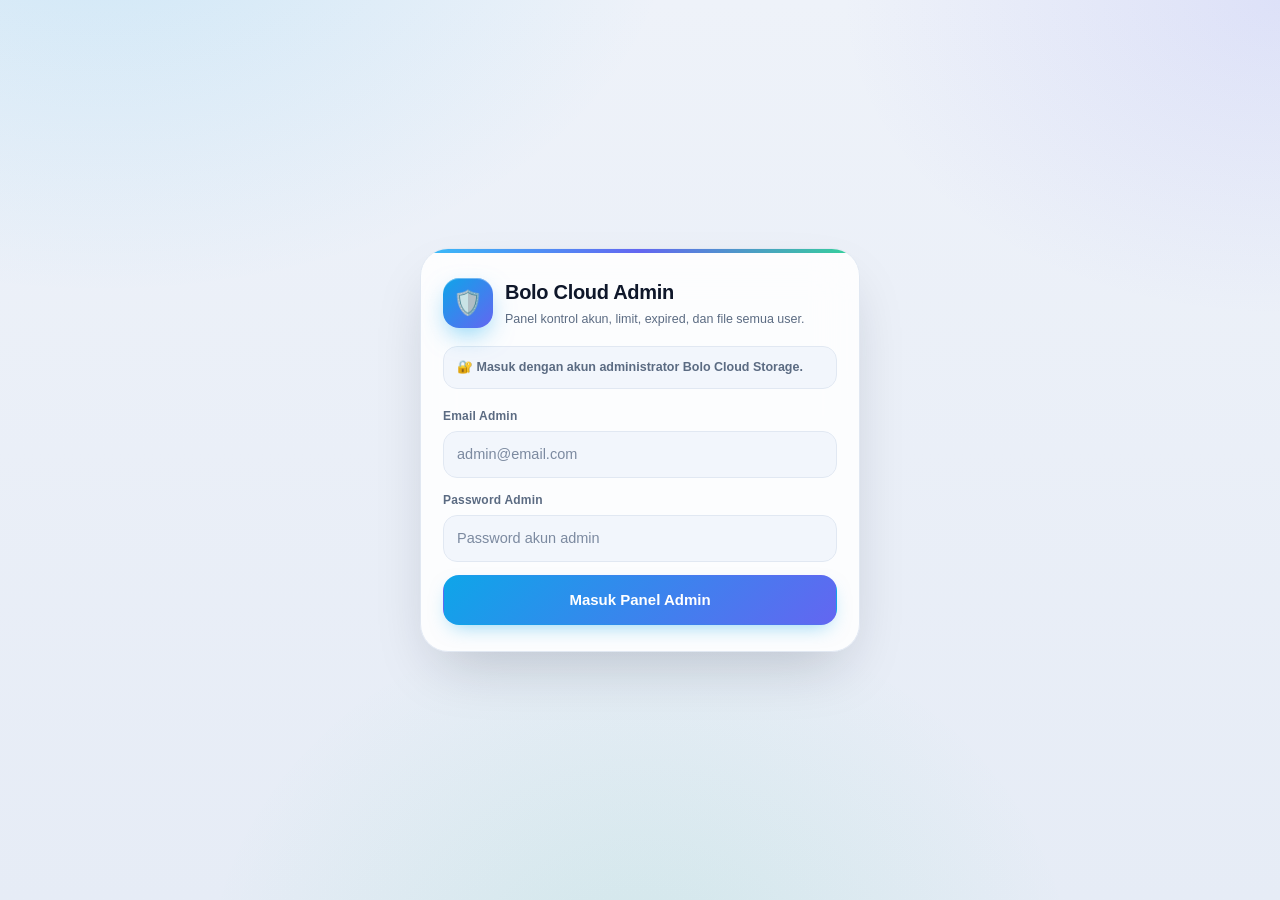
<file: paneladmin/paneladmin.html>
<!DOCTYPE html>
<html lang="id">

  <head>
    <meta charset="UTF-8">
    <meta name="viewport" content="width=device-width,initial-scale=1.0,maximum-scale=1.0,user-scalable=no,viewport-fit=cover">
    <title>Bolo Cloud Admin</title>
    <meta name="theme-color" content="#eef2f9" media="(prefers-color-scheme: light)">
    <meta name="theme-color" content="#050912" media="(prefers-color-scheme: dark)">
    <style>
    /* ============================================================
       BOLO CLOUD ADMIN — DESIGN SYSTEM v2 (seragam dengan index)
       Mobile-first • default light • sinkron tema index via localStorage
       ============================================================ */

    :root {
      color-scheme: light;

      --bg: #eef2f9;
      --bg-2: #e6ecf6;
      --card: rgba(255, 255, 255, .86);
      --card-solid: #ffffff;
      --card-2: #f2f6fc;
      --glass: rgba(255, 255, 255, .86);

      --line: #e1e8f2;
      --line-strong: #c9d6e8;
      --text: #0f172a;
      --muted: #5b6b82;
      --muted-2: #7c8aa0;

      --brand: #0ea5e9;
      --brand-2: #6366f1;
      --brand-soft: rgba(14, 165, 233, .10);
      --grad: linear-gradient(135deg, #0ea5e9 0%, #6366f1 100%);
      --grad-soft: linear-gradient(135deg, rgba(14,165,233,.14), rgba(99,102,241,.14));

      --green: #10b981;
      --green-2: #34d399;
      --green-grad: linear-gradient(135deg, #10b981, #14b8a6);
      --green-soft: rgba(16, 185, 129, .12);
      --red: #f43f5e;
      --red-grad: linear-gradient(135deg, #f43f5e, #ef4444);
      --red-soft: rgba(244, 63, 94, .10);
      --yellow: #f59e0b;
      --yellow-soft: rgba(245, 158, 11, .14);
      --blue-soft: rgba(56, 189, 248, .12);

      --shadow-sm: 0 2px 10px rgba(15, 23, 42, .07);
      --shadow-md: 0 10px 30px -10px rgba(15, 23, 42, .14);
      --shadow-lg: 0 26px 60px -18px rgba(15, 23, 42, .22);
      --ring: 0 0 0 3px rgba(14, 165, 233, .25);

      --r-sm: 12px;
      --r-md: 16px;
      --r-lg: 22px;
      --r-xl: 28px;

      --glow-1: rgba(14, 165, 233, .14);
      --glow-2: rgba(99, 102, 241, .12);
      --glow-3: rgba(16, 185, 129, .10);

      --sat: env(safe-area-inset-top, 0px);
      --sab: env(safe-area-inset-bottom, 0px);
    }

    body.admin-dark {
      color-scheme: dark;
      --bg: #050912;
      --bg-2: #0a1224;
      --card: rgba(15, 23, 42, .74);
      --card-solid: #0e1730;
      --card-2: rgba(148, 163, 184, .08);
      --glass: rgba(10, 16, 32, .82);
      --line: rgba(148, 163, 184, .16);
      --line-strong: rgba(148, 163, 184, .30);
      --text: #f1f5f9;
      --muted: #93a4bd;
      --muted-2: #64748b;
      --brand-soft: rgba(14, 165, 233, .14);
      --green-soft: rgba(16, 185, 129, .14);
      --red-soft: rgba(244, 63, 94, .14);
      --yellow-soft: rgba(245, 158, 11, .16);
      --blue-soft: rgba(56, 189, 248, .14);
      --shadow-sm: 0 2px 10px rgba(2, 6, 23, .35);
      --shadow-md: 0 10px 30px -8px rgba(2, 6, 23, .55);
      --shadow-lg: 0 26px 60px -14px rgba(2, 6, 23, .72);
      --glow-1: rgba(14, 165, 233, .16);
      --glow-2: rgba(99, 102, 241, .14);
      --glow-3: rgba(16, 185, 129, .10);
    }

    /* ---------- Base ---------- */
    * { box-sizing: border-box; -webkit-tap-highlight-color: transparent; }

    html { scroll-behavior: smooth; }
    html, body { width: 100%; max-width: 100%; overflow-x: hidden; }

    body {
      margin: 0;
      min-height: 100vh;
      min-height: 100dvh;
      font-family: -apple-system, BlinkMacSystemFont, "Segoe UI", Roboto, "Helvetica Neue", Arial, "Noto Sans", sans-serif;
      font-size: 15px;
      line-height: 1.5;
      color: var(--text);
      background: var(--bg);
      -webkit-font-smoothing: antialiased;
    }

    body::before {
      content: '';
      position: fixed;
      inset: 0;
      z-index: -1;
      pointer-events: none;
      background:
        radial-gradient(60rem 40rem at 8% -10%, var(--glow-1), transparent 60%),
        radial-gradient(50rem 36rem at 100% 0%, var(--glow-2), transparent 55%),
        radial-gradient(46rem 40rem at 50% 110%, var(--glow-3), transparent 60%),
        linear-gradient(180deg, var(--bg) 0%, var(--bg-2) 100%);
    }

    h1, h2, h3, p { margin: 0; }
    button, input, select { font: inherit; color: inherit; }
    button { cursor: pointer; touch-action: manipulation; }

    ::selection { background: rgba(14, 165, 233, .3); }

    .hidden { display: none !important; }

    * { scrollbar-width: thin; scrollbar-color: var(--line-strong) transparent; }
    *::-webkit-scrollbar { width: 8px; height: 8px; }
    *::-webkit-scrollbar-thumb { background: var(--line-strong); border-radius: 99px; }
    *::-webkit-scrollbar-track { background: transparent; }

    :focus-visible { outline: none; box-shadow: var(--ring); border-radius: var(--r-sm); }

    .page {
      width: min(1240px, 100%);
      margin: 0 auto;
      padding: 16px 14px calc(40px + var(--sab));
    }

    /* ---------- Buttons ---------- */
    .btn {
      --btn-bg: var(--grad);
      --btn-fg: #ffffff;
      display: inline-flex;
      align-items: center;
      justify-content: center;
      gap: 7px;
      min-height: 46px;
      padding: 11px 18px;
      border: 1px solid transparent;
      border-radius: 15px;
      background: var(--btn-bg);
      color: var(--btn-fg);
      font-size: 13.5px;
      font-weight: 700;
      text-decoration: none;
      white-space: nowrap;
      box-shadow: 0 8px 20px -8px rgba(14, 165, 233, .5);
      transition: transform .15s ease, filter .2s ease, opacity .2s ease, background .2s ease, border-color .2s ease;
      user-select: none;
    }
    .btn:hover { filter: brightness(1.06); }
    .btn:active { transform: scale(.965); }
    .btn:disabled, .btn[disabled] {
      opacity: .45;
      cursor: not-allowed;
      filter: grayscale(.35);
      transform: none !important;
      box-shadow: none;
    }

    .btn.green { --btn-bg: var(--green-grad); box-shadow: 0 8px 20px -8px rgba(16, 185, 129, .5); }
    .btn.danger { --btn-bg: var(--red-grad); box-shadow: 0 8px 20px -8px rgba(244, 63, 94, .45); }
    .btn.red { --btn-bg: var(--red-grad); box-shadow: 0 8px 20px -8px rgba(244, 63, 94, .45); }
    .btn.ghost {
      --btn-bg: var(--card-2);
      --btn-fg: var(--text);
      border-color: var(--line);
      box-shadow: none;
    }
    .btn.ghost:hover { background: var(--brand-soft); border-color: var(--line-strong); }

    .btn.small {
      min-height: 38px;
      padding: 7px 12px;
      font-size: 12px;
      border-radius: 12px;
    }

    .btn-row { display: flex; gap: 10px; flex-wrap: wrap; margin-top: 16px; }
    .btn-row .btn { flex: 1 1 auto; }

    /* ---------- Forms ---------- */
    .field { margin-bottom: 13px; }

    label {
      display: block;
      color: var(--muted);
      font-size: 12px;
      font-weight: 700;
      letter-spacing: .2px;
      margin-bottom: 6px;
    }

    input, select {
      width: 100%;
      min-height: 47px;
      border: 1.5px solid var(--line);
      outline: none;
      color: var(--text);
      background: var(--card-2);
      padding: 11px 13px;
      border-radius: 14px;
      font-size: 14.5px;
      transition: border-color .2s ease, box-shadow .2s ease, background .2s ease;
    }
    input::placeholder { color: var(--muted-2); }
    input:focus, select:focus {
      border-color: var(--brand);
      box-shadow: var(--ring);
      background-color: var(--card-solid);
    }
    input[readonly] { color: var(--muted); }

    select {
      appearance: none;
      background-image: linear-gradient(45deg, transparent 50%, var(--muted) 50%),
                        linear-gradient(135deg, var(--muted) 50%, transparent 50%);
      background-position: calc(100% - 19px) 50%, calc(100% - 13px) 50%;
      background-size: 6px 6px;
      background-repeat: no-repeat;
      padding-right: 38px;
    }

    .form-grid { display: grid; gap: 0 12px; }

    .quick-preset {
      display: flex;
      gap: 7px;
      margin-top: 8px;
    }
    .quick-preset .btn { flex: 1; min-height: 38px; }

    .msg {
      margin-top: 12px;
      padding: 12px 14px;
      border-radius: 14px;
      font-size: 13px;
      font-weight: 600;
      background: var(--blue-soft);
      border: 1px solid var(--line);
      animation: pa-fade-in .25s ease;
    }
    .msg.ok { background: var(--green-soft); border-color: rgba(16, 185, 129, .4); color: #047857; }
    .msg.err { background: var(--red-soft); border-color: rgba(244, 63, 94, .4); color: #be123c; }
    body.admin-dark .msg.ok { color: var(--green-2); }
    body.admin-dark .msg.err { color: #fda4af; }

    /* ---------- Toast ---------- */
    .toast-wrap {
      position: fixed;
      top: calc(12px + var(--sat));
      left: 12px;
      right: 12px;
      z-index: 1300;
      display: grid;
      gap: 9px;
      pointer-events: none;
    }

    .toast {
      position: relative;
      pointer-events: auto;
      padding: 12px 40px 12px 14px;
      border-radius: 16px;
      border: 1px solid rgba(244, 63, 94, .45);
      border-left: 4px solid var(--red);
      background: var(--glass);
      backdrop-filter: blur(18px);
      -webkit-backdrop-filter: blur(18px);
      box-shadow: var(--shadow-md);
      animation: pa-toast-in .35s cubic-bezier(.2, .9, .3, 1.1);
    }
    .toast b { display: block; font-size: 13px; font-weight: 800; }
    .toast span {
      display: block;
      color: var(--muted);
      font-size: 12px;
      line-height: 1.5;
      margin-top: 2px;
      word-break: break-word;
    }
    .toast.ok { border-color: rgba(16, 185, 129, .5); border-left-color: var(--green); }
    .toast.warn { border-color: rgba(245, 158, 11, .5); border-left-color: var(--yellow); }
    .toast button {
      position: absolute;
      top: 9px;
      right: 9px;
      width: 30px;
      height: 30px;
      display: grid;
      place-items: center;
      border: 0;
      border-radius: 9px;
      background: transparent;
      color: var(--muted);
      font-size: 17px;
      line-height: 1;
    }
    .toast button:hover { background: var(--red-soft); color: var(--text); }

    /* ---------- Login ---------- */
    .login-wrap {
      min-height: 100vh;
      min-height: 100dvh;
      display: grid;
      place-items: center;
      padding: 20px 16px;
    }

    .login-card {
      position: relative;
      overflow: hidden;
      width: min(440px, 100%);
      padding: 28px 22px calc(26px + var(--sab));
      border: 1px solid var(--line);
      background: var(--card);
      border-radius: var(--r-xl);
      box-shadow: var(--shadow-lg);
      backdrop-filter: blur(22px);
      -webkit-backdrop-filter: blur(22px);
      animation: pa-pop-in .4s cubic-bezier(.2, .9, .3, 1.2);
    }
    .login-card::before {
      content: '';
      position: absolute;
      top: 0; left: 0; right: 0;
      height: 4px;
      background: linear-gradient(90deg, #38bdf8, #6366f1, #34d399);
    }

    .brand { display: flex; align-items: center; gap: 12px; min-width: 0; }

    .logo {
      width: 50px;
      height: 50px;
      flex: 0 0 auto;
      display: grid;
      place-items: center;
      border-radius: 16px;
      background: var(--grad);
      box-shadow: 0 10px 26px -6px rgba(14, 165, 233, .55), inset 0 1px 0 rgba(255, 255, 255, .35);
      font-size: 24px;
    }

    .brand h1 { font-size: 20px; font-weight: 800; letter-spacing: -.3px; }
    .brand p { color: var(--muted); font-size: 12.5px; margin-top: 3px; line-height: 1.45; }

    .login-note {
      margin: 18px 0;
      padding: 11px 13px;
      border-radius: 14px;
      border: 1px solid var(--line);
      background: var(--card-2);
      color: var(--muted);
      font-size: 12.5px;
      font-weight: 600;
    }

    .login-card .btn { min-height: 50px; font-size: 15px; border-radius: 16px; }

    /* ---------- Topbar ---------- */
    .topbar {
      position: sticky;
      top: 0;
      z-index: 120;
      padding-top: var(--sat);
      background: var(--glass);
      border-bottom: 1px solid var(--line);
      backdrop-filter: blur(18px) saturate(1.4);
      -webkit-backdrop-filter: blur(18px) saturate(1.4);
    }

    .topbar-inner {
      width: min(1240px, 100%);
      margin: 0 auto;
      padding: 10px 14px;
      display: flex;
      align-items: center;
      justify-content: space-between;
      gap: 10px;
    }

    .topbar .logo { width: 42px; height: 42px; font-size: 20px; border-radius: 13px; }
    .topbar .brand h1 { font-size: 15.5px; white-space: nowrap; overflow: hidden; text-overflow: ellipsis; }
    .topbar .brand p { display: none; }

    .adminbar { display: flex; align-items: center; gap: 7px; min-width: 0; }

    .pill {
      max-width: 32vw;
      padding: 8px 12px;
      border-radius: 999px;
      border: 1px solid var(--line);
      background: var(--card-2);
      color: var(--muted);
      font-size: 11.5px;
      font-weight: 700;
      white-space: nowrap;
      overflow: hidden;
      text-overflow: ellipsis;
    }

    .adminbar .btn { min-height: 42px; padding: 8px 13px; font-size: 12px; }

    /* ---------- Admin menu (segmented nav) ---------- */
    .admin-menu {
      display: grid;
      grid-template-columns: repeat(3, 1fr);
      gap: 6px;
      padding: 6px;
      margin-bottom: 16px;
      border-radius: 18px;
      border: 1px solid var(--line);
      background: var(--card);
      box-shadow: var(--shadow-sm);
      backdrop-filter: blur(10px);
    }

    .admin-menu-btn {
      display: flex;
      flex-direction: column;
      align-items: center;
      gap: 3px;
      min-height: 58px;
      padding: 9px 6px;
      border: 0;
      border-radius: 13px;
      background: transparent;
      color: var(--muted);
      font-size: 17px;
      transition: background .2s ease, color .2s ease, transform .15s ease;
    }
    .admin-menu-btn span { font-size: 10.5px; font-weight: 800; letter-spacing: .1px; }
    .admin-menu-btn:active { transform: scale(.96); }
    .admin-menu-btn.active {
      background: var(--grad);
      color: #fff;
      box-shadow: 0 8px 20px -6px rgba(14, 165, 233, .55);
    }
    .admin-menu-btn.active span { color: #fff; }

    .admin-view { display: none; animation: pa-fade-in .25s ease; }
    .admin-view.active { display: block; }

    /* ---------- Stats ---------- */
    .stats {
      display: grid;
      grid-template-columns: repeat(2, 1fr);
      gap: 10px;
      margin-bottom: 16px;
    }

    .stat {
      position: relative;
      overflow: hidden;
      display: grid;
      gap: 3px;
      padding: 14px;
      border-radius: var(--r-lg);
      border: 1px solid var(--line);
      background: var(--card);
      box-shadow: var(--shadow-sm);
      backdrop-filter: blur(10px);
    }
    .stat::after {
      content: '';
      position: absolute;
      top: 0; left: 14px; right: 14px;
      height: 2.5px;
      border-radius: 99px;
      background: var(--grad);
      opacity: .85;
    }
    .stat span {
      color: var(--muted);
      font-size: 10.5px;
      font-weight: 700;
      text-transform: uppercase;
      letter-spacing: .6px;
    }
    .stat b {
      font-size: 19px;
      font-weight: 800;
      letter-spacing: -.3px;
      white-space: nowrap;
      overflow: hidden;
      text-overflow: ellipsis;
    }

    /* ---------- Cards ---------- */
    .card {
      margin-bottom: 16px;
      padding: 16px;
      border-radius: var(--r-lg);
      border: 1px solid var(--line);
      background: var(--card);
      box-shadow: var(--shadow-sm);
      backdrop-filter: blur(10px);
    }

    .card-head {
      display: flex;
      flex-wrap: wrap;
      align-items: center;
      justify-content: space-between;
      gap: 10px;
      margin-bottom: 14px;
    }
    .card-title h2 { font-size: 15.5px; font-weight: 800; letter-spacing: -.2px; }
    .card-title p { color: var(--muted); font-size: 12px; margin-top: 3px; line-height: 1.5; }
    .card-head .btn { min-height: 42px; padding: 8px 14px; font-size: 12.5px; }

    /* ---------- Dashboard chart ---------- */
    .trade-chart-head {
      display: flex;
      flex-wrap: wrap;
      align-items: center;
      justify-content: space-between;
      gap: 10px;
      margin-bottom: 12px;
    }
    .trade-chart-title h2 { font-size: 15.5px; font-weight: 800; letter-spacing: -.2px; }
    .trade-chart-title p { color: var(--muted); font-size: 11.5px; margin-top: 3px; line-height: 1.5; }

    .trade-legend { display: flex; flex-wrap: wrap; gap: 7px; }
    .trade-pill {
      display: inline-flex;
      align-items: center;
      gap: 6px;
      padding: 7px 12px;
      border-radius: 999px;
      border: 1px solid var(--line);
      background: var(--card-2);
      color: var(--muted);
      font-size: 11.5px;
      font-weight: 700;
    }
    .trade-pill b { color: var(--text); font-variant-numeric: tabular-nums; }
    .trade-dot { width: 9px; height: 9px; border-radius: 50%; background: var(--muted-2); }
    .trade-dot.green { background: var(--green); box-shadow: 0 0 8px rgba(16, 185, 129, .7); }
    .trade-dot.red { background: var(--red); box-shadow: 0 0 8px rgba(244, 63, 94, .7); }

    .trade-chart-wrap {
      position: relative;
      height: 240px;
      border-radius: var(--r-md);
      border: 1px solid var(--line);
      background: var(--card-2);
      overflow: hidden;
    }
    .trade-chart-wrap canvas { display: block; max-width: 100%; }

    .trade-chart-note {
      color: var(--muted-2);
      font-size: 11px;
      line-height: 1.5;
      margin-top: 10px;
    }

    /* ---------- Toolbar ---------- */
    .toolbar {
      display: grid;
      grid-template-columns: 1fr;
      gap: 9px;
      margin-bottom: 13px;
    }
    .toolbar .btn { min-height: 46px; }

    /* ---------- Lists ---------- */
    .empty {
      padding: 26px 16px;
      border-radius: var(--r-md);
      border: 1.5px dashed var(--line-strong);
      background: var(--card-2);
      color: var(--muted);
      text-align: center;
      font-size: 13px;
      font-weight: 600;
    }

    .user-list, .admin-list, .file-list { display: grid; gap: 9px; }

    .badges { display: flex; flex-wrap: wrap; gap: 6px; margin-top: 8px; }

    .badge {
      display: inline-flex;
      align-items: center;
      gap: 4px;
      padding: 5px 10px;
      border-radius: 999px;
      border: 1px solid var(--line);
      background: var(--card-2);
      color: var(--muted);
      font-size: 10.5px;
      font-weight: 800;
      letter-spacing: .2px;
      white-space: nowrap;
    }
    .badge.ok { background: var(--green-soft); border-color: rgba(16, 185, 129, .4); color: #047857; }
    .badge.err { background: var(--red-soft); border-color: rgba(244, 63, 94, .4); color: #be123c; }
    .badge.warn { background: var(--yellow-soft); border-color: rgba(245, 158, 11, .45); color: #b45309; }
    body.admin-dark .badge.ok { color: var(--green-2); }
    body.admin-dark .badge.err { color: #fda4af; }
    body.admin-dark .badge.warn { color: #fbbf24; }

    .user-card {
      padding: 13px;
      border-radius: var(--r-md);
      border: 1px solid var(--line);
      background: var(--card-solid);
      transition: border-color .2s ease, box-shadow .2s ease, transform .15s ease;
      animation: pa-fade-in .25s ease both;
    }
    .user-card:hover { border-color: var(--line-strong); box-shadow: var(--shadow-sm); }

    .user-main { min-width: 0; }
.user-email { font-size: 13.5px; font-weight: 800; word-break: break-all; }
    .user-uid { color: var(--muted); font-size: 11px; margin-top: 2px; word-break: break-all; }

    .user-actions {
      display: flex;
      flex-wrap: wrap;
      gap: 7px;
      margin-top: 11px;
    }
    .user-actions .btn { flex: 1 1 auto; }

    .admin-item {
      display: flex;
      align-items: center;
      justify-content: space-between;
      gap: 10px;
      padding: 12px 13px;
      border-radius: var(--r-md);
      border: 1px solid var(--line);
      background: var(--card-solid);
    }
    .admin-item b { display: block; font-size: 13px; font-weight: 800; word-break: break-all; }
    .admin-item span {
      display: block;
      color: var(--muted);
      font-size: 11px;
      margin-top: 2px;
      word-break: break-all;
    }

    /* ---------- Disk user grid ---------- */
    .disk-user-grid { display: grid; gap: 11px; }

    .disk-user-card {
      padding: 14px;
      border-radius: var(--r-lg);
      border: 1px solid var(--line);
      background: var(--card-solid);
      box-shadow: var(--shadow-sm);
      transition: border-color .2s ease, box-shadow .2s ease;
      animation: pa-fade-in .25s ease both;
    }
    .disk-user-card:hover { border-color: var(--line-strong); box-shadow: var(--shadow-md); }

    .disk-user-top {
      display: flex;
      align-items: center;
      gap: 11px;
      margin-bottom: 10px;
    }
    .disk-user-icon {
      width: 46px;
      height: 46px;
      flex: 0 0 auto;
      display: grid;
      place-items: center;
      border-radius: 15px;
      background: var(--grad-soft);
      border: 1px solid var(--line);
      font-size: 21px;
    }
    .disk-user-name {
      font-size: 13.5px;
      font-weight: 800;
      word-break: break-all;
      line-height: 1.35;
    }
    .disk-user-uid {
      color: var(--muted);
      font-size: 10.5px;
      margin-top: 2px;
      word-break: break-all;
    }

    .disk-meter {
      height: 11px;
      margin: 10px 0 4px;
      border-radius: 99px;
      border: 1px solid var(--line);
      background: var(--card-2);
      overflow: hidden;
    }
    .disk-meter span {
      display: block;
      height: 100%;
      border-radius: 99px;
      background: var(--grad);
      transition: width .5s cubic-bezier(.3, .8, .3, 1);
      box-shadow: 0 0 10px rgba(14, 165, 233, .5);
    }

    .disk-user-actions {
      display: flex;
      gap: 8px;
      margin-top: 11px;
    }
    .disk-user-actions .btn { flex: 1; min-height: 42px; }

    /* ---------- Modals ---------- */
    .modal {
      position: fixed;
      inset: 0;
      z-index: 900;
      display: flex;
      align-items: flex-end;
      justify-content: center;
      background: rgba(2, 6, 23, .58);
      backdrop-filter: blur(8px);
      -webkit-backdrop-filter: blur(8px);
      animation: pa-fade-in .2s ease;
      overscroll-behavior: contain;
    }

    .modal-card, .user-setting-card {
      width: 100%;
      max-width: 760px;
      max-height: 92dvh;
      overflow-y: auto;
      padding: 18px 16px calc(18px + var(--sab));
      border-radius: 26px 26px 0 0;
      border: 1px solid var(--line);
      border-bottom: 0;
      background: var(--card-solid);
      box-shadow: var(--shadow-lg);
      animation: pa-sheet-up .32s cubic-bezier(.2, .9, .3, 1.05);
    }

    .modal-top, .user-setting-top {
      display: flex;
      align-items: flex-start;
      justify-content: space-between;
      gap: 10px;
      margin-bottom: 14px;
    }
    .modal-title { min-width: 0; }
    .modal-title h3, .user-setting-top h3 { font-size: 16.5px; font-weight: 800; letter-spacing: -.2px; }
    .modal-title p, .user-setting-top p {
      color: var(--muted);
      font-size: 12px;
      margin-top: 3px;
      word-break: break-all;
      line-height: 1.45;
    }

    .modal-close, .user-setting-close {
      width: 42px;
      height: 42px;
      flex: 0 0 auto;
      display: grid;
      place-items: center;
      border-radius: 13px;
      border: 1px solid var(--line);
      background: var(--card-2);
      color: var(--text);
      font-size: 22px;
      line-height: 1;
      transition: transform .15s ease, background .2s ease;
    }
    .modal-close:hover, .user-setting-close:hover { background: var(--red-soft); }
    .modal-close:active, .user-setting-close:active { transform: scale(.9); }

    /* Modal setelan user: kartu yang dipindah JS ke dalam modal */
    .user-setting-card .card {
      margin-bottom: 0;
      padding: 0;
      border: 0;
      background: transparent;
      box-shadow: none;
      backdrop-filter: none;
    }

    /* File browser toolbar */
    .file-toolbar {
      display: flex;
      flex-wrap: wrap;
      align-items: center;
      gap: 8px;
      margin-bottom: 12px;
    }
    .file-toolbar .btn { min-height: 42px; padding: 8px 13px; font-size: 12.5px; }

    .path-pill {
      flex: 1;
      min-width: 100px;
      padding: 9px 13px;
      border-radius: 999px;
      border: 1px dashed var(--line-strong);
      background: var(--card-2);
      color: var(--muted);
      font-size: 12px;
      font-weight: 700;
      word-break: break-all;
    }

    .file-row {
      display: grid;
      grid-template-columns: minmax(0, 1fr) auto;
      gap: 4px 10px;
      padding: 11px 12px;
      border-radius: var(--r-md);
      border: 1px solid var(--line);
      background: var(--card-solid);
      transition: border-color .15s ease;
      animation: pa-fade-in .2s ease both;
    }
    .file-row:hover { border-color: var(--line-strong); }

    .file-name {
      display: flex;
      align-items: center;
      gap: 9px;
      min-width: 0;
      font-size: 13px;
      font-weight: 700;
    }
    .file-name span:last-child {
      white-space: nowrap;
      overflow: hidden;
      text-overflow: ellipsis;
    }
    .file-icon {
      width: 36px;
      height: 36px;
      flex: 0 0 auto;
      display: grid;
      place-items: center;
      border-radius: 11px;
      background: var(--grad-soft);
      border: 1px solid var(--line);
      font-size: 16px;
    }

    .file-size, .file-date {
      color: var(--muted);
      font-size: 11px;
      font-weight: 600;
      white-space: nowrap;
    }

    .file-actions {
      grid-column: 1 / -1;
      display: flex;
      flex-wrap: wrap;
      gap: 7px;
      margin-top: 7px;
    }
    .file-actions .btn { flex: 1 1 auto; }

    /* ---------- Animations ---------- */
    @keyframes pa-fade-in { from { opacity: 0; } to { opacity: 1; } }
    @keyframes pa-pop-in {
      from { opacity: 0; transform: translateY(14px) scale(.96); }
      to { opacity: 1; transform: translateY(0) scale(1); }
    }
    @keyframes pa-sheet-up {
      from { opacity: .4; transform: translateY(64px); }
      to { opacity: 1; transform: translateY(0); }
    }
    @keyframes pa-toast-in {
      from { opacity: 0; transform: translateY(-16px) scale(.97); }
      to { opacity: 1; transform: translateY(0) scale(1); }
    }

    @media (prefers-reduced-motion: reduce) {
      *, *::before, *::after {
        animation-duration: .01ms !important;
        animation-iteration-count: 1 !important;
        transition-duration: .01ms !important;
        scroll-behavior: auto !important;
      }
    }

    /* ============================================================
       RESPONSIVE
       ============================================================ */

    @media (min-width: 640px) {
      .page { padding: 20px 20px 44px; }
      .topbar-inner { padding: 12px 20px; }
      .topbar .brand p { display: block; }
      .pill { max-width: 300px; }

      .stats { grid-template-columns: repeat(4, 1fr); }

      .toolbar { grid-template-columns: 1fr 180px auto; }
      .toolbar .btn { min-height: 47px; }

      .form-grid { grid-template-columns: 1fr 1fr; }

      .disk-user-grid { grid-template-columns: repeat(2, 1fr); }

      .trade-chart-wrap { height: 280px; }

      .toast-wrap {
        left: auto;
        right: 18px;
        width: min(420px, calc(100vw - 36px));
      }

      .file-row { grid-template-columns: minmax(0, 1fr) auto auto; align-items: center; }
      .file-actions { grid-column: auto; margin-top: 0; }
    }

    @media (min-width: 1024px) {
      .topbar-inner { padding: 13px 24px; }
      .topbar .logo { width: 46px; height: 46px; }
      .topbar .brand h1 { font-size: 17.5px; }

      .admin-menu {
        display: flex;
        gap: 8px;
        width: fit-content;
        padding: 7px;
      }
      .admin-menu-btn {
        flex-direction: row;
        min-height: 48px;
        padding: 10px 20px;
        gap: 9px;
        font-size: 16px;
      }
      .admin-menu-btn span { font-size: 13px; }

      .panel-grid {
        display: grid;
        grid-template-columns: minmax(0, 1.25fr) minmax(320px, .9fr);
        gap: 16px;
        align-items: start;
      }
      .panel-grid .card { margin-bottom: 0; }
      .side-stack { display: grid; gap: 16px; }
      .side-stack .card { margin-bottom: 0; }

      .disk-user-grid { grid-template-columns: repeat(auto-fill, minmax(330px, 1fr)); }

      /* Modal tengah ala desktop */
      .modal {
        align-items: center;
        padding: 24px;
        background: rgba(2, 6, 23, .5);
      }
      .modal-card, .user-setting-card {
        border-radius: var(--r-xl);
        border-bottom: 1px solid var(--line);
        max-height: 90vh;
        animation: pa-pop-in .3s cubic-bezier(.2, .9, .3, 1.15);
      }
    }

    </style>
  </head>

  <body>
    <script>
      /* Sinkron tema dengan index.html (hanya membaca localStorage, tanpa mengubah sistem) */
      try {
        if ((localStorage.getItem('boloCloudThemeMode') || 'light') === 'dark') {
          document.body.classList.add('admin-dark');
        }
      } catch (e) {}
    </script>

    <div class="toast-wrap" id="toastWrap"></div>

    <section id="loginPage" class="login-wrap">
      <div class="login-card">
        <div class="brand">
          <div class="logo">🛡️</div>
          <div>
            <h1>Bolo Cloud Admin</h1>
            <p>Panel kontrol akun, limit, expired, dan file semua user.</p>
          </div>
        </div>

        <div class="login-note">🔐 Masuk dengan akun administrator Bolo Cloud Storage.</div>

        <div class="field">
          <label>Email Admin</label>
          <input id="email" type="email" placeholder="admin@email.com" autocomplete="email">
        </div>

        <div class="field">
          <label>Password Admin</label>
          <input id="password" type="password" placeholder="Password akun admin" autocomplete="current-password">
        </div>

        <button id="loginBtn" class="btn" style="width:100%">Masuk Panel Admin</button>
        <div id="loginMsg" class="msg hidden"></div>
      </div>
    </section>

    <section id="appPage" class="hidden">
      <header class="topbar">
        <div class="topbar-inner">
          <div class="brand">
            <div class="logo">🛡️</div>
            <div>
              <h1>Bolo Cloud Admin</h1>
              <p>Kontrol kapasitas, masa aktif, speed, dan file user.</p>
            </div>
          </div>

          <div class="adminbar">
            <div id="adminEmail" class="pill">-</div>
            <button id="refreshBtn" class="btn ghost">🔄 Muat Ulang</button>
            <button id="logoutBtn" class="btn danger">🚪 Keluar</button>
          </div>
        </div>
      </header>

      <main class="page">
        <nav class="admin-menu" aria-label="Menu panel admin">
          <button class="admin-menu-btn active" type="button" data-admin-view="dashboard">📊<span>Dashboard</span></button>
          <button class="admin-menu-btn" type="button" data-admin-view="users">👥<span>Manajemen User</span></button>
          <button class="admin-menu-btn" type="button" data-admin-view="disk">💽<span>Disk User</span></button>
        </nav>

        <section id="viewDashboard" class="admin-view active">
          <section class="stats">
            <div class="stat"><span>Total User</span><b id="stUsers">0</b></div>
            <div class="stat"><span>Total File</span><b id="stFiles">0</b></div>
            <div class="stat"><span>Total Disk</span><b id="stDisk">0 B</b></div>
            <div class="stat"><span>Akun Expired</span><b id="stExpired">0</b></div>
          </section>

          <div class="card dashboard-chart-card">
            <div class="trade-chart-head">
              <div class="trade-chart-title">
                <h2>📈 Grafik Aktivitas File</h2>
                <p>Model trading harian: hijau untuk file tersimpan, merah untuk file terhapus.</p>
              </div>
              <div class="trade-legend">
                <span class="trade-pill"><span class="trade-dot green"></span> Masuk: <b id="chartStoredTotal">0</b></span>
                <span class="trade-pill"><span class="trade-dot red"></span> Terhapus: <b id="chartDeletedTotal">0</b></span>
              </div>
            </div>
            <div class="trade-chart-wrap">
              <canvas id="fileTradingChart" height="270"></canvas>
            </div>
            <div class="trade-chart-note" id="tradeChartNote">Jika log histori belum aktif, grafik merah akan bernilai 0 sampai
              paneladmin_api.php mencatat riwayat hapus.</div>
          </div>
        </section>

        <section id="viewUsers" class="admin-view">
          <section class="panel-grid admin-user-grid">
            <div class="card">
              <div class="card-head">
                <div class="card-title">
                  <h2>👥 Kontrol Akun User</h2>
                  <p>Pilih user untuk mengatur kapasitas, masa aktif, speed upload/download, atau mengelola file.</p>
                </div>
                <button id="reloadUsersBtn" class="btn green">Refresh Data</button>
              </div>

              <div class="toolbar">
                <input id="searchUser" type="search" placeholder="Cari email / UID user...">
                <select id="filterUser">
                  <option value="all">Semua User</option>
                  <option value="active">Aktif</option>
                  <option value="expired">Expired</option>
                  <option value="limited">Ada Limit</option>
                  <option value="unlimited">Unlimited</option>
                </select>
                <button id="clearSearchBtn" class="btn ghost">Reset</button>
              </div>

              <div id="userList" class="user-list">
                <div class="empty">Memuat daftar user...</div>
              </div>
            </div>

            <aside class="side-stack">
              <div class="card">
                <div class="card-head">
                  <div class="card-title">
                    <h2>⚙️ Setelan User</h2>
                    <p>Pilih user dulu. Default akun standar: <b>75GB</b>, speed unlimited, masa aktif permanen.</p>
                  </div>
                </div>

                <form id="userForm">
                  <input id="setUid" type="hidden">
                  <input id="setEmail" type="hidden">

                  <div class="field">
                    <label>User Dipilih</label>
                    <input id="selectedUserLabel" type="text" value="Belum ada user dipilih" readonly>
                  </div>

                  <div class="form-grid">
                    <div class="field">
                      <label>Mode Kapasitas</label>
                      <select id="quotaMode">
                        <option value="standard">Standar 75GB</option>
                        <option value="manual">Manual</option>
                        <option value="unlimited">Unlimited</option>
                      </select>
                    </div>

                    <div class="field">
                      <label>Limit Kapasitas</label>
                      <input id="quotaText" type="text" placeholder="75GB / 2GB / unlimited">
                      <div class="quick-preset">
                        <button class="btn ghost small" type="button" data-quota="2GB">2GB</button>
                        <button class="btn ghost small" type="button" data-quota="75GB">75GB</button>
                        <button class="btn ghost small" type="button" data-quota="unlimited">Unlimited</button>
                      </div>
                    </div>

                    <div class="field">
                      <label>Masa Aktif</label>
                      <select id="accountMode">
                        <option value="permanent">Permanen</option>
                        <option value="weekly">Mingguan</option>
                        <option value="monthly">Bulanan</option>
                        <option value="yearly">Tahunan</option>
                        <option value="manual">Tanggal Manual</option>
                        <option value="expired">Expired Sekarang</option>
                      </select>
                    </div>

                    <div class="field">
                      <label>Tanggal Expired</label>
                      <input id="expiresAt" type="datetime-local">
                    </div>

                    <div class="field">
                      <label>Limit Speed Upload</label>
                      <input id="uploadSpeed" type="text" placeholder="unlimited / 2MB/s / 500KB/s">
                    </div>

                    <div class="field">
                      <label>Limit Speed Download</label>
                      <input id="downloadSpeed" type="text" placeholder="unlimited / 2MB/s / 500KB/s">
                    </div>
                  </div>

                  <div class="btn-row">
                    <button id="saveUserBtn" class="btn green" type="submit">💾 Simpan Setelan</button>
                    <button id="resetUserFormBtn" class="btn ghost" type="button">Reset Form</button>
                  </div>
                </form>
              </div>

              <div class="card">
                <div class="card-head">
                  <div class="card-title">
                    <h2>👑 Admin Panel</h2>
                    <p>Kelola dan tambahkan akun administrator sistem.</p>
                  </div>
                </div>

                <div class="form-grid">
                  <div class="field">
                    <label>Email Admin Baru</label>
                    <input id="newAdminEmail" type="email" placeholder="adminbaru@email.com">
                  </div>

                  <div class="field">
                    <label>UID Admin Baru</label>
                    <input id="newAdminUid" type="text" placeholder="UID Firebase admin">
                  </div>
                </div>

                <button id="addAdminBtn" class="btn green" style="width:100%">➕ Tambah Admin</button>

                <div id="adminList" class="admin-list">
                  <div class="empty">Memuat daftar admin...</div>
                </div>
              </div>
            </aside>
          </section>
        </section>

        <section id="viewDisk" class="admin-view">
          <div class="card">
            <div class="card-head">
              <div class="card-title">
                <h2>💽 Disk Semua User</h2>
                <p>Pantau kapasitas, jumlah file, status akun, dan buka isi folder user dari satu tempat.</p>
              </div>
              <button id="reloadDiskBtn" class="btn green">Refresh Disk</button>
            </div>
            <div id="diskUserList" class="disk-user-grid">
              <div class="empty">Memuat disk user...</div>
            </div>
          </div>
        </section>
      </main>
    </section>

    <div id="userSettingModal" class="modal hidden user-setting-modal">
      <div class="user-setting-card">
        <div class="user-setting-top">
          <div>
            <h3>⚙️ Setel User</h3>
            <p id="userSettingModalSub">Pilih user untuk mengatur kapasitas, expired, dan speed.</p>
          </div>
          <button id="closeUserSettingModal" class="user-setting-close" type="button">×</button>
        </div>
        <div id="userSettingModalBody"></div>
      </div>
    </div>

    <div id="fileModal" class="modal hidden">
      <div class="modal-card">
        <div class="modal-top">
          <div class="modal-title">
            <h3 id="fileModalTitle">File User</h3>
            <p id="fileModalSub">-</p>
          </div>
          <button id="closeFileModal" class="modal-close" type="button">×</button>
        </div>

        <div class="file-toolbar">
          <button id="backFolderBtn" class="btn ghost">⬅️ Kembali</button>
          <div id="currentPathLabel" class="path-pill">/</div>
          <button id="reloadFilesBtn" class="btn green">🔄 Refresh File</button>
        </div>

        <div id="fileList" class="file-list">
          <div class="empty">Pilih user untuk melihat file.</div>
        </div>
      </div>
    </div>

    <script>
    const $ = id => document.getElementById(id);
    const API_ADMIN = window.location.pathname.includes('/paneladmin/') ? './paneladmin_api.php' : './paneladmin/paneladmin_api.php';
    
    
    let auth;
    let currentAdmin = null;
    let users = [];
        let admins = [];
        let fileHistory = [];
        let currentAdminView = "dashboard";
        let activeFileUser = null;
    let activeFilePath = "";
    
    function show(el){ el.classList.remove("hidden"); }
    function hide(el){ el.classList.add("hidden"); }
    
    function escapeHtml(value){
      return String(value ?? "").replace(/[&<>"']/g, s => ({
        "&":"&amp;",
        "<":"&lt;",
        ">":"&gt;",
        "\"":"&quot;",
        "'":"&#039;"
      }[s]));
    }
    
    function showMsg(box, msg, type = ""){
      box.textContent = msg;
      box.className = "msg " + (type || "");
      box.classList.remove("hidden");
    }
    
    function toast(title, text, type = "err"){
      const wrap = $("toastWrap");
      const item = document.createElement("div");
      item.className = "toast " + (type || "");
      item.innerHTML = "<button type=\"button\">×</button><b>" + escapeHtml(title) + "</b><span>" + escapeHtml(text) + "</span>";
      item.querySelector("button").onclick = () => item.remove();
      wrap.appendChild(item);
      setTimeout(() => item.remove(), type === "err" ? 8500 : 4200);
    }
    
    function formatBytes(bytes){
      bytes = Number(bytes || 0);
      if (!bytes) return "0 B";
      const units = ["B","KB","MB","GB","TB","PB"];
      const i = Math.min(Math.floor(Math.log(bytes) / Math.log(1024)), units.length - 1);
      return (bytes / Math.pow(1024, i)).toFixed(i ? 2 : 0).replace(/\.00$/, "") + " " + units[i];
    }
    
    function normalizeText(v){
      return String(v || "").trim().toLowerCase();
    }
    
    function localDate(value){
      if (!value) return "-";
      const d = new Date(value);
      if (Number.isNaN(d.getTime())) return String(value);
      return d.toLocaleString("id-ID", { dateStyle:"medium", timeStyle:"short" });
    }
    
    function toDateTimeLocal(value){
      if (!value) return "";
      const d = new Date(value);
      if (Number.isNaN(d.getTime())) return "";
      const pad = n => String(n).padStart(2,"0");
      return d.getFullYear() + "-" + pad(d.getMonth()+1) + "-" + pad(d.getDate()) + "T" + pad(d.getHours()) + ":" + pad(d.getMinutes());
    }
    
    function fileIcon(file){
      if (file.type === "folder" || file.isDir) return "📁";
      const ext = String(file.ext || file.name || "").split(".").pop().toLowerCase();
      const map = {
        jpg:"🖼️", jpeg:"🖼️", png:"🖼️", gif:"🖼️", webp:"🖼️", svg:"🖼️", avif:"🖼️",
        mp4:"🎬", mkv:"🎬", mov:"🎬", webm:"🎬", avi:"🎬",
        mp3:"🎵", wav:"🎵", m4a:"🎵", ogg:"🎵", flac:"🎵",
        pdf:"📕", zip:"🗜️", rar:"🗜️", "7z":"🗜️",
        html:"🌐", htm:"🌐", php:"🐘", js:"⚙️", css:"🎨", json:"🧩", txt:"📝"
      };
      return map[ext] || "📦";
    }
    
    function setAdminView(view){
          currentAdminView = view || "dashboard";
    
          document.querySelectorAll(".admin-menu-btn").forEach(btn => {
    btn.classList.toggle("active", btn.dataset.adminView === currentAdminView);
          });
    
          document.querySelectorAll(".admin-view").forEach(section => {
    section.classList.toggle("active", section.id === "view" + currentAdminView.charAt(0).toUpperCase() + currentAdminView.slice(1));
          });
    
          if (currentAdminView === "dashboard") drawTradingChart();
          if (currentAdminView === "disk") renderDiskUsers();
        }
    
        function initAdminLayout(){
          document.querySelectorAll("[data-admin-view]").forEach(btn => {
    btn.onclick = () => setAdminView(btn.dataset.adminView || "dashboard");
          });
    
          const modalBody = $("userSettingModalBody");
          const firstSettingCard = document.querySelector(".side-stack .card");
    
          if (modalBody && firstSettingCard && !modalBody.contains(firstSettingCard)) {
    modalBody.appendChild(firstSettingCard);
          }
    
          const closeBtn = $("closeUserSettingModal");
          if (closeBtn) closeBtn.onclick = closeUserSettingModal;
    
          const modal = $("userSettingModal");
          if (modal) {
    modal.addEventListener("click", e => {
      if (e.target === modal) closeUserSettingModal();
    });
          }
    
          if ($("reloadDiskBtn")) $("reloadDiskBtn").onclick = () => loadDashboard();
        }
    
        function openUserSettingModal(user){
          const modal = $("userSettingModal");
          const sub = $("userSettingModalSub");
    
          if (sub && user) sub.textContent = (user.email || "(tanpa email)") + " • " + (user.uid || "-");
          if (modal) show(modal);
        }
    
        function closeUserSettingModal(){
          const modal = $("userSettingModal");
          if (modal) hide(modal);
        }
    
        function quotaPercent(user){
          const used = Number(user.totalSize || 0);
          const quotaText = normalizeText(user.quotaText || "");
          const unlimited = user.quotaMode === "unlimited" || quotaText === "unlimited" || quotaText.includes("unlimited");
          if (unlimited) return 100;
          const quotaBytes = Number(user.quotaBytes || 0);
          if (!quotaBytes) return 0;
          return Math.max(0, Math.min(100, Math.round((used / quotaBytes) * 100)));
        }
    
        function renderDiskUsers(){
          const box = $("diskUserList");
          if (!box) return;
    
          if (!users.length) {
    box.innerHTML = "<div class=\"empty\">Belum ada user yang terbaca.</div>";
    return;
          }
    
          box.innerHTML = users.map(u => {
    const quotaText = u.quotaText || (u.quotaMode === "unlimited" ? "unlimited" : "75GB");
    const pct = quotaPercent(u);
    const status = u.isExpired ? "<span class=\"badge err\">⛔ Expired</span>" : "<span class=\"badge ok\">✅ Aktif</span>";
    
    return `
      <div class="disk-user-card" data-uid="${escapeHtml(u.uid || "")}">
        <div class="disk-user-top">
          <div class="disk-user-icon">💽</div>
          <div style="min-width:0;flex:1">
            <div class="disk-user-name">${escapeHtml(u.email || "(tanpa email)")}</div>
            <div class="disk-user-uid">${escapeHtml(u.uid || "-")}</div>
          </div>
        </div>
        <div class="badges">
          ${status}
          <span class="badge">📦 ${escapeHtml(quotaText)}</span>
          <span class="badge">📄 ${Number(u.totalFiles || 0)} file</span>
        </div>
        <div class="disk-meter"><span style="width:${pct}%"></span></div>
        <div class="badges">
          <span class="badge">Terpakai: ${formatBytes(u.totalSize || 0)}</span>
          <span class="badge">Progress: ${pct}%</span>
        </div>
        <div class="disk-user-actions">
          <button class="btn small" data-disk-files>📂 Buka File</button>
          <button class="btn small green" data-disk-setel>⚙️ Setel</button>
        </div>
      </div>
    `;
          }).join("");
    
          box.querySelectorAll(".disk-user-card").forEach(card => {
    const uid = card.dataset.uid;
    const user = users.find(x => String(x.uid || "") === String(uid));
    const fileBtn = card.querySelector("[data-disk-files]");
    const setelBtn = card.querySelector("[data-disk-setel]");
    if (fileBtn) fileBtn.onclick = () => openFileModal(user, "");
    if (setelBtn) setelBtn.onclick = () => selectUser(user);
          });
        }
    
        function historyRows(){
          const raw = Array.isArray(fileHistory) ? fileHistory : [];
          const normalized = raw.map(row => {
    const day = row.day || row.date || row.tanggal || row.label || "";
    return {
      day,
      label: row.label || shortDayLabel(day),
      stored: Number(row.stored ?? row.saved ?? row.uploaded ?? row.created ?? row.added ?? 0),
      deleted: Number(row.deleted ?? row.removed ?? row.deletedFiles ?? row.deletedCount ?? 0)
    };
          }).filter(row => row.day || row.label);
    
          if (normalized.length) return normalized.slice(-14);
    
          const rows = [];
          const now = new Date();
    
          for (let i = 13; i >= 0; i--) {
    const d = new Date(now);
    d.setDate(now.getDate() - i);
    const key = d.toISOString().slice(0, 10);
    rows.push({ day: key, label: shortDayLabel(key), stored: 0, deleted: 0 });
          }
    
          users.forEach(u => {
    if (!u.lastModified) return;
    const d = new Date(u.lastModified);
    if (Number.isNaN(d.getTime())) return;
    const key = d.toISOString().slice(0, 10);
    const row = rows.find(x => x.day === key);
    if (row) row.stored += Number(u.totalFiles || 0);
          });
    
          return rows;
        }
    
        function shortDayLabel(value){
          const d = new Date(value);
          if (Number.isNaN(d.getTime())) return String(value || "-");
          return d.toLocaleDateString("id-ID", { day:"2-digit", month:"short" });
        }
    
        function drawTradingChart(){
          const canvas = $("fileTradingChart");
          if (!canvas) return;
    
          const wrap = canvas.parentElement;
          const rows = historyRows();
          const storedTotal = rows.reduce((n, r) => n + Number(r.stored || 0), 0);
          const deletedTotal = rows.reduce((n, r) => n + Number(r.deleted || 0), 0);
    
          if ($("chartStoredTotal")) $("chartStoredTotal").textContent = storedTotal;
          if ($("chartDeletedTotal")) $("chartDeletedTotal").textContent = deletedTotal;
    
          const rect = wrap.getBoundingClientRect();
          const width = Math.max(320, rect.width || 720);
          const height = Math.max(220, rect.height || 270);
          const dpr = window.devicePixelRatio || 1;
    
          canvas.width = Math.floor(width * dpr);
          canvas.height = Math.floor(height * dpr);
          canvas.style.width = width + "px";
          canvas.style.height = height + "px";
    
          const ctx = canvas.getContext("2d");
          ctx.setTransform(dpr, 0, 0, dpr, 0, 0);
          ctx.clearRect(0, 0, width, height);
    
          const pad = { left: 36, right: 14, top: 22, bottom: 35 };
          const chartW = width - pad.left - pad.right;
          const chartH = height - pad.top - pad.bottom;
          const midY = pad.top + chartH / 2;
          const maxVal = Math.max(1, ...rows.map(r => Math.max(Number(r.stored || 0), Number(r.deleted || 0))));
          const barSlot = chartW / Math.max(1, rows.length);
          const barW = Math.max(7, Math.min(20, barSlot * .34));
    
          ctx.fillStyle = "rgba(255,255,255,.025)";
          ctx.fillRect(0, 0, width, height);
          ctx.strokeStyle = "rgba(255,255,255,.08)";
          ctx.lineWidth = 1;
    
          for (let i = 0; i <= 4; i++) {
    const y = pad.top + (chartH / 4) * i;
    ctx.beginPath();
    ctx.moveTo(pad.left, y);
    ctx.lineTo(width - pad.right, y);
    ctx.stroke();
          }
    
          ctx.strokeStyle = "rgba(255,255,255,.18)";
          ctx.beginPath();
          ctx.moveTo(pad.left, midY);
          ctx.lineTo(width - pad.right, midY);
          ctx.stroke();
    
          rows.forEach((row, i) => {
    const x = pad.left + i * barSlot + barSlot / 2;
    const greenH = (Number(row.stored || 0) / maxVal) * (chartH / 2 - 12);
    const redH = (Number(row.deleted || 0) / maxVal) * (chartH / 2 - 12);
    
    ctx.fillStyle = "rgba(52,211,153,.88)";
    roundRect(ctx, x - barW - 1, midY - greenH, barW, greenH, 5);
    ctx.fill();
    
    ctx.fillStyle = "rgba(251,113,133,.88)";
    roundRect(ctx, x + 1, midY, barW, redH, 5);
    ctx.fill();
    
    ctx.fillStyle = "rgba(226,232,240,.62)";
    ctx.font = "10px Arial";
    ctx.textAlign = "center";
    if (i % Math.ceil(rows.length / 7) === 0 || i === rows.length - 1) ctx.fillText(row.label, x, height - 12);
          });
    
          ctx.fillStyle = "rgba(187,247,208,.90)";
          ctx.font = "11px Arial";
          ctx.textAlign = "left";
          ctx.fillText("File tersimpan", pad.left, 14);
          ctx.fillStyle = "rgba(254,205,211,.90)";
          ctx.textAlign = "right";
          ctx.fillText("File terhapus", width - pad.right, midY + 18);
        }
    
        function roundRect(ctx, x, y, w, h, r){
          if (h <= 0 || w <= 0) return;
          const radius = Math.min(r, Math.abs(w) / 2, Math.abs(h) / 2);
          ctx.beginPath();
          ctx.moveTo(x + radius, y);
          ctx.lineTo(x + w - radius, y);
          ctx.quadraticCurveTo(x + w, y, x + w, y + radius);
          ctx.lineTo(x + w, y + h - radius);
          ctx.quadraticCurveTo(x + w, y + h, x + w - radius, y + h);
          ctx.lineTo(x + radius, y + h);
          ctx.quadraticCurveTo(x, y + h, x, y + h - radius);
          ctx.lineTo(x, y + radius);
          ctx.quadraticCurveTo(x, y, x + radius, y);
          ctx.closePath();
        }
    
        
    async function adminToken(){
      const t = localStorage.getItem("boloCloudAdminToken") || (currentAdmin && currentAdmin.token);
      if (!t) throw new Error("Admin belum login.");
      return t;
    }
    
    async function adminApi(action, options = {}){
      const t = await adminToken();
      const isForm = options.body instanceof FormData;
      const method = options.method || (options.body ? "POST" : "GET");
      const qs = options.query ? "&" + new URLSearchParams(options.query).toString() : "";
    
      const res = await fetch(API_ADMIN + "?action=" + encodeURIComponent(action) + qs, {
        method,
        headers: Object.assign({
          Authorization: "Bearer " + t
        }, isForm ? {} : {"Content-Type":"application/json"}),
        body: options.body || undefined,
        cache: "no-store"
      });
    
      const raw = await res.text();
      let data = {};
      try {
        data = raw ? JSON.parse(raw) : {};
      } catch(e) {
        throw new Error("Response paneladmin_api.php bukan JSON. Isi response: " + raw.slice(0, 300));
      }
    
      if (!res.ok || !data.success) {
        throw new Error(data.message || data.error || "API admin gagal.");
      }
      return data;
    }
    
    async function applyAdminSession(admin){
      currentAdmin = admin;
      if (!admin) {
        hide($("appPage"));
        show($("loginPage"));
        return;
      }
      $("adminEmail").textContent = (admin.email || admin.uid) + " • Admin";
      hide($("loginPage"));
      show($("appPage"));
      await loadDashboard();
    }
    
    async function doAdminLogout(){
      localStorage.removeItem("boloCloudAdminToken");
      localStorage.removeItem("boloCloudAdminData");
      currentAdmin = null;
      hide($("appPage"));
      show($("loginPage"));
    }
    
    async function checkAdminSession(){
      const t = localStorage.getItem("boloCloudAdminToken");
      const cached = localStorage.getItem("boloCloudAdminData");
      if (!t) {
        doAdminLogout();
        return;
      }
      if (cached) {
        try {
          currentAdmin = JSON.parse(cached);
          currentAdmin.token = t;
          $("adminEmail").textContent = (currentAdmin.email || currentAdmin.uid) + " • Admin";
          hide($("loginPage"));
          show($("appPage"));
        } catch(e){}
      }
      try {
        const me = await adminApi("me");
        admins = me.admins || [];
        renderAdmins();
        if (me.admin) {
          me.admin.token = t;
          localStorage.setItem("boloCloudAdminData", JSON.stringify(me.admin));
          await applyAdminSession(me.admin);
        }
      } catch(e) {
        doAdminLogout();
        showMsg($("loginMsg"), e.message || "Sesi admin berakhir.", "err");
      }
    }
    
    
        $("loginBtn").onclick = async () => {
          const email = $("email").value.trim();
          const pass = $("password").value;
    
          if (!email) return showMsg($("loginMsg"), "Email admin wajib diisi.", "err");
          if (!pass) return showMsg($("loginMsg"), "Password wajib diisi.", "err");
    
          try {
            $("loginBtn").disabled = true;
            $("loginBtn").textContent = "Memeriksa Admin...";
            const res = await fetch(API_ADMIN + "?action=login", {
              method: "POST",
              headers: { "Content-Type": "application/json" },
              body: JSON.stringify({ email, password: pass }),
              cache: "no-store"
            });
            const raw = await res.text();
            let data = {};
            try {
              data = raw ? JSON.parse(raw) : {};
            } catch(jsonErr) {
              throw new Error("Server tidak membalas JSON (HTTP " + res.status + "). Respons: " + (raw.slice(0, 150) || "[Kosong]"));
            }
            if (!res.ok || !data.success) {
              throw new Error(data.message || "Login admin gagal.");
            }
            localStorage.setItem("boloCloudAdminToken", data.token);
            localStorage.setItem("boloCloudAdminData", JSON.stringify(data.admin));
            data.admin.token = data.token;
            await applyAdminSession(data.admin);
            toast("Login Berhasil", "Selamat datang di Panel Admin.", "ok");
          } catch (e) {
            showMsg($("loginMsg"), e.message || "Login gagal.", "err");
          } finally {
            $("loginBtn").disabled = false;
            $("loginBtn").textContent = "Masuk Panel Admin";
          }
        };
    $("logoutBtn").onclick = () => doAdminLogout();
    $("refreshBtn").onclick = () => loadDashboard();
    $("reloadUsersBtn").onclick = () => loadDashboard();
    
    $("clearSearchBtn").onclick = () => {
      $("searchUser").value = "";
      $("filterUser").value = "all";
      renderUsers();
    };
    
    $("searchUser").oninput = renderUsers;
    $("filterUser").onchange = renderUsers;
    
    async function loadDashboard(){
      try {
        $("userList").innerHTML = "<div class=\"empty\">Memuat data user...</div>";
        const data = await adminApi("dashboard");
        users = data.users || [];
        admins = data.admins || admins || [];
    
        const summary = data.summary || {};
        $("stUsers").textContent = summary.totalUsers ?? users.length;
        $("stFiles").textContent = summary.totalFiles ?? users.reduce((n,u)=>n+Number(u.totalFiles||0),0);
        $("stDisk").textContent = formatBytes(summary.totalSize ?? users.reduce((n,u)=>n+Number(u.totalSize||0),0));
        $("stExpired").textContent = summary.expiredUsers ?? users.filter(u => u.isExpired).length;
    
        fileHistory = data.fileHistory || data.history || data.activity || [];
    renderUsers();
    renderDiskUsers();
    renderAdmins();
    drawTradingChart();
    toast("Data diperbarui", "Dashboard admin berhasil dimuat.", "ok");
      } catch (e) {
        $("userList").innerHTML = "<div class=\"empty\">Gagal memuat user: " + escapeHtml(e.message) + "</div>";
        toast("Gagal memuat dashboard", e.message, "err");
      }
    }
    
    function filteredUsers(){
      const q = normalizeText($("searchUser").value);
      const f = $("filterUser").value;
    
      return users.filter(u => {
        const hay = normalizeText((u.email || "") + " " + (u.uid || "") + " " + (u.folder || ""));
        if (q && !hay.includes(q)) return false;
    
        const quota = normalizeText(u.quotaMode || u.quotaText || "");
        if (f === "active" && u.isExpired) return false;
        if (f === "expired" && !u.isExpired) return false;
        if (f === "limited" && (quota.includes("unlimited") || quota === "")) return false;
        if (f === "unlimited" && !quota.includes("unlimited")) return false;
    
        return true;
      });
    }
    
    function renderUsers(){
      const list = $("userList");
      const rows = filteredUsers();
    
      if (!rows.length) {
        list.innerHTML = "<div class=\"empty\">Tidak ada user yang cocok dengan filter.</div>";
        return;
      }
    
      list.innerHTML = rows.map(u => {
        const quotaText = u.quotaText || (u.quotaMode === "unlimited" ? "unlimited" : "75GB");
    
        const activeBadge = u.isExpired
          ? "<span class=\"badge err\">⛔ Expired</span>"
          : "<span class=\"badge ok\">✅ Aktif</span>";
    
        const quotaBadge = normalizeText(quotaText).includes("unlimited") || u.quotaMode === "unlimited"
          ? "<span class=\"badge ok\">♾️ Unlimited</span>"
          : "<span class=\"badge warn\">📦 " + escapeHtml(quotaText) + "</span>";
    
        const speedBadge =
          "<span class=\"badge\">⬆️ " + escapeHtml(u.uploadSpeed || "unlimited") + "</span>" +
          "<span class=\"badge\">⬇️ " + escapeHtml(u.downloadSpeed || "unlimited") + "</span>";
    
        return `
          <div class="user-card" data-uid="${escapeHtml(u.uid || "")}">
            <div class="user-main">
              <div class="user-email">${escapeHtml(u.email || "(tanpa email)")}</div>
              <div class="user-uid">${escapeHtml(u.uid || "-")}</div>
              <div class="badges">
                ${activeBadge}
                ${quotaBadge}
                <span class="badge">💽 ${formatBytes(u.totalSize || 0)}</span>
                <span class="badge">📄 ${Number(u.totalFiles || 0)} file</span>
                ${speedBadge}
              </div>
            </div>
            <div class="user-actions">
              <button class="btn small green" data-act="select">Setel</button>
              <button class="btn small" data-act="files">File</button>
              <button class="btn small ghost" data-act="copy">Copy UID</button>
            </div>
          </div>
        `;
      }).join("");
    
      list.querySelectorAll(".user-card").forEach(card => {
        const uid = card.dataset.uid;
        const user = users.find(x => String(x.uid || "") === String(uid));
    
        card.querySelector('[data-act="select"]').onclick = () => selectUser(user);
        card.querySelector('[data-act="files"]').onclick = () => openFileModal(user, "");
        card.querySelector('[data-act="copy"]').onclick = async () => {
          await navigator.clipboard.writeText(user.uid || "");
          toast("UID dicopy", user.uid || "-", "ok");
        };
      });
    }
    
    function selectUser(user){
      if (!user) return;
    
      $("setUid").value = user.uid || "";
      $("setEmail").value = user.email || "";
      $("selectedUserLabel").value = (user.email || "-") + " / " + (user.uid || "-");
    
      $("quotaMode").value = user.quotaMode || "standard";
      $("quotaText").value = user.quotaText || (user.quotaMode === "unlimited" ? "unlimited" : "75GB");
    
      $("accountMode").value = user.accountMode || (user.expiresAt ? "manual" : "permanent");
      $("expiresAt").value = toDateTimeLocal(user.expiresAt || "");
    
      $("uploadSpeed").value = user.uploadSpeed || "unlimited";
      $("downloadSpeed").value = user.downloadSpeed || "unlimited";
    
          openUserSettingModal(user);
          toast("User dipilih", user.email || user.uid || "-", "ok");
    }
    
    document.querySelectorAll("[data-quota]").forEach(btn => {
      btn.onclick = () => {
        $("quotaText").value = btn.dataset.quota;
        $("quotaMode").value = btn.dataset.quota === "unlimited"
          ? "unlimited"
          : (btn.dataset.quota === "75GB" ? "standard" : "manual");
      };
    });
    
    $("accountMode").onchange = () => {
      const mode = $("accountMode").value;
    
      if (mode === "permanent") {
        $("expiresAt").value = "";
        return;
      }
    
      const d = new Date();
    
      if (mode === "weekly") d.setDate(d.getDate() + 7);
      if (mode === "monthly") d.setMonth(d.getMonth() + 1);
      if (mode === "yearly") d.setFullYear(d.getFullYear() + 1);
      if (mode === "expired") d.setMinutes(d.getMinutes() - 5);
    
      if (mode !== "manual") {
        $("expiresAt").value = toDateTimeLocal(d.toISOString());
      }
    };
    
    $("resetUserFormBtn").onclick = () => {
      $("userForm").reset();
      $("setUid").value = "";
      $("setEmail").value = "";
      $("selectedUserLabel").value = "Belum ada user dipilih";
      $("quotaMode").value = "standard";
      $("quotaText").value = "75GB";
      $("accountMode").value = "permanent";
      $("uploadSpeed").value = "unlimited";
      $("downloadSpeed").value = "unlimited";
    };
    
    $("userForm").onsubmit = async e => {
      e.preventDefault();
    
      const uid = $("setUid").value.trim();
      if (!uid) return toast("Pilih user dulu", "Klik tombol Setel pada salah satu user.", "warn");
    
      const payload = {
        uid,
        email: $("setEmail").value.trim(),
        quotaMode: $("quotaMode").value,
        quotaText: $("quotaText").value.trim() || "75GB",
        accountMode: $("accountMode").value,
        expiresAt: $("expiresAt").value ? new Date($("expiresAt").value).toISOString() : "",
        uploadSpeed: $("uploadSpeed").value.trim() || "unlimited",
        downloadSpeed: $("downloadSpeed").value.trim() || "unlimited"
      };
    
      try {
        $("saveUserBtn").disabled = true;
        $("saveUserBtn").textContent = "Menyimpan...";
    
        await adminApi("save-user", {
          method:"POST",
          body:JSON.stringify(payload)
        });
    
        toast("Setelan disimpan", "Aturan akun user berhasil diperbarui.", "ok");
    closeUserSettingModal();
    await loadDashboard();
      } catch (err) {
        toast("Gagal simpan setelan", err.message, "err");
      } finally {
        $("saveUserBtn").disabled = false;
        $("saveUserBtn").textContent = "💾 Simpan Setelan";
      }
    };
    
    function renderAdmins(){
      const box = $("adminList");
      const rows = admins && admins.length ? admins : [];
    
      if (!rows.length) {
        box.innerHTML = "<div class=\"empty\">Belum ada daftar admin.</div>";
        return;
      }
    
      box.innerHTML = rows.map(a => `
        <div class="admin-item">
          <div>
            <b>${escapeHtml(a.email || "-")}</b>
            <span>${escapeHtml(a.uid || "-")}</span>
          </div>
          <button class="btn danger small" data-uid="${escapeHtml(a.uid || "")}" data-email="${escapeHtml(a.email || "")}" ${a.owner ? "disabled" : ""}>Hapus</button>
        </div>
      `).join("");
    
      box.querySelectorAll("button[data-uid]").forEach(btn => {
        btn.onclick = async () => {
          const uid = btn.dataset.uid;
          const email = btn.dataset.email;
          if (!uid) return;
          if (!confirm("Hapus admin ini?\n" + email + "\n" + uid)) return;
    
          try {
            await adminApi("remove-admin", {
              method:"POST",
              body:JSON.stringify({ uid, email })
            });
            toast("Admin dihapus", email || uid, "ok");
            await loadMeAndAdmins();
          } catch (e) {
            toast("Gagal hapus admin", e.message, "err");
          }
        };
      });
    }
    
    async function loadMeAndAdmins(){
      const me = await adminApi("me");
      admins = me.admins || [];
      renderAdmins();
    }
    
    $("addAdminBtn").onclick = async () => {
      const email = $("newAdminEmail").value.trim();
      const uid = $("newAdminUid").value.trim();
    
      if (!email || !uid) {
        return toast("Data belum lengkap", "Email dan UID admin baru wajib diisi.", "warn");
      }
    
      try {
        $("addAdminBtn").disabled = true;
        $("addAdminBtn").textContent = "Menambahkan...";
    
        await adminApi("add-admin", {
          method:"POST",
          body:JSON.stringify({ email, uid })
        });
    
        $("newAdminEmail").value = "";
        $("newAdminUid").value = "";
        toast("Admin ditambahkan", email, "ok");
        await loadMeAndAdmins();
      } catch (e) {
        toast("Gagal tambah admin", e.message, "err");
      } finally {
        $("addAdminBtn").disabled = false;
        $("addAdminBtn").textContent = "➕ Tambah Admin";
      }
    };
    
    function openFileModal(user, path = ""){
      activeFileUser = user;
      activeFilePath = path || "";
    
      $("fileModalTitle").textContent = "File User: " + (user.email || user.uid || "-");
      $("fileModalSub").textContent = user.uid || "-";
    
      show($("fileModal"));
      loadUserFiles(path);
    }
    
    $("closeFileModal").onclick = () => hide($("fileModal"));
    $("reloadFilesBtn").onclick = () => loadUserFiles(activeFilePath);
    
    $("backFolderBtn").onclick = () => {
      if (!activeFilePath) return;
    
      const parts = activeFilePath.split("/").filter(Boolean);
      parts.pop();
    
      loadUserFiles(parts.join("/"));
    };
    
    async function loadUserFiles(path = ""){
      if (!activeFileUser) return;
    
      activeFilePath = path || "";
      $("currentPathLabel").textContent = "/" + activeFilePath;
      $("fileList").innerHTML = "<div class=\"empty\">Memuat file user...</div>";
    
      try {
        const data = await adminApi("list-user-files", {
          query: { uid: activeFileUser.uid, path: activeFilePath }
        });
    
        const files = data.files || [];
    
        if (!files.length) {
          $("fileList").innerHTML = "<div class=\"empty\">Folder ini kosong.</div>";
          return;
        }
    
        $("fileList").innerHTML = files.map(f => `
          <div class="file-row" data-path="${escapeHtml(f.path || f.relativePath || f.name || "")}" data-type="${escapeHtml(f.type || (f.isDir ? "folder" : "file"))}">
            <div class="file-name">
              <span class="file-icon">${fileIcon(f)}</span>
              <span>${escapeHtml(f.name || f.path || "-")}</span>
            </div>
            <div class="file-size">${f.type === "folder" || f.isDir ? "Folder" : formatBytes(f.size || 0)}</div>
            <div class="file-date">${escapeHtml(localDate(f.modified || f.mtime || ""))}</div>
            <div class="file-actions">
              ${(f.type === "folder" || f.isDir) ? "<button class=\"btn small\" data-act=\"open\">Buka</button>" : "<button class=\"btn small green\" data-act=\"download\">Download</button>"}
              <button class="btn small ghost" data-act="rename">Rename</button>
              <button class="btn small danger" data-act="delete">Hapus</button>
            </div>
          </div>
        `).join("");
    
        $("fileList").querySelectorAll(".file-row").forEach(row => {
          const fpath = row.dataset.path || "";
          const type = row.dataset.type || "file";
    
          const openBtn = row.querySelector('[data-act="open"]');
          const downBtn = row.querySelector('[data-act="download"]');
    
          if (openBtn) openBtn.onclick = () => loadUserFiles(fpath);
          if (downBtn) downBtn.onclick = () => downloadUserFile(fpath);
    
          row.querySelector('[data-act="rename"]').onclick = () => renameUserFile(fpath);
          row.querySelector('[data-act="delete"]').onclick = () => deleteUserFile(fpath, type);
        });
      } catch (e) {
        $("fileList").innerHTML = "<div class=\"empty\">Gagal memuat file: " + escapeHtml(e.message) + "</div>";
        toast("Gagal memuat file", e.message, "err");
      }
    }
    
    async function downloadUserFile(path){
      if (!activeFileUser || !path) return;
    
      try {
        const t = await adminToken();
        const qs = new URLSearchParams({
          action:"download-user-file",
          uid:activeFileUser.uid,
          path
        });
    
        const res = await fetch(API_ADMIN + "?" + qs.toString(), {
          headers:{ Authorization:"Bearer " + t },
          cache:"no-store"
        });
    
        if (!res.ok) {
          let text = await res.text();
    
          try {
            const j = JSON.parse(text);
            text = j.message || j.error || text;
          } catch(e){}
    
          throw new Error(text || "Download gagal.");
        }
    
        const blob = await res.blob();
        const url = URL.createObjectURL(blob);
    
        const a = document.createElement("a");
        a.href = url;
        a.download = path.split("/").pop() || "download";
        document.body.appendChild(a);
        a.click();
        a.remove();
    
        setTimeout(() => URL.revokeObjectURL(url), 2000);
        toast("Download dimulai", path, "ok");
      } catch (e) {
        toast("Download gagal", e.message, "err");
      }
    }
    
    async function renameUserFile(path){
      const oldName = path.split("/").pop() || path;
      const newName = prompt("Nama baru:", oldName);
    
      if (!newName || newName === oldName) return;
    
      try {
        await adminApi("rename-user-file", {
          method:"POST",
          body:JSON.stringify({
            uid:activeFileUser.uid,
            path,
            newName
          })
        });
    
        toast("Rename berhasil", oldName + " → " + newName, "ok");
        await loadUserFiles(activeFilePath);
        await loadDashboard();
      } catch (e) {
        toast("Rename gagal", e.message, "err");
      }
    }
    
    async function deleteUserFile(path, type){
      if (!confirm("Hapus " + (type === "folder" ? "folder" : "file") + " ini?\n" + path + "\n\nTindakan ini tidak bisa dibatalkan.")) return;
    
      try {
        await adminApi("delete-user-file", {
          method:"POST",
          body:JSON.stringify({
            uid:activeFileUser.uid,
            path
          })
        });
    
        toast("Hapus berhasil", path, "ok");
        await loadUserFiles(activeFilePath);
        await loadDashboard();
      } catch (e) {
        toast("Hapus gagal", e.message, "err");
      }
    }
    
    initAdminLayout();
        window.addEventListener("resize", () => {
          if (currentAdminView === "dashboard") drawTradingChart();
        });
    
        
    checkAdminSession().catch(e => {
      showMsg($("loginMsg"), e.message || "Panel admin gagal dimuat.", "err");
    });
    </script>
  </body>

</html>
</file>
